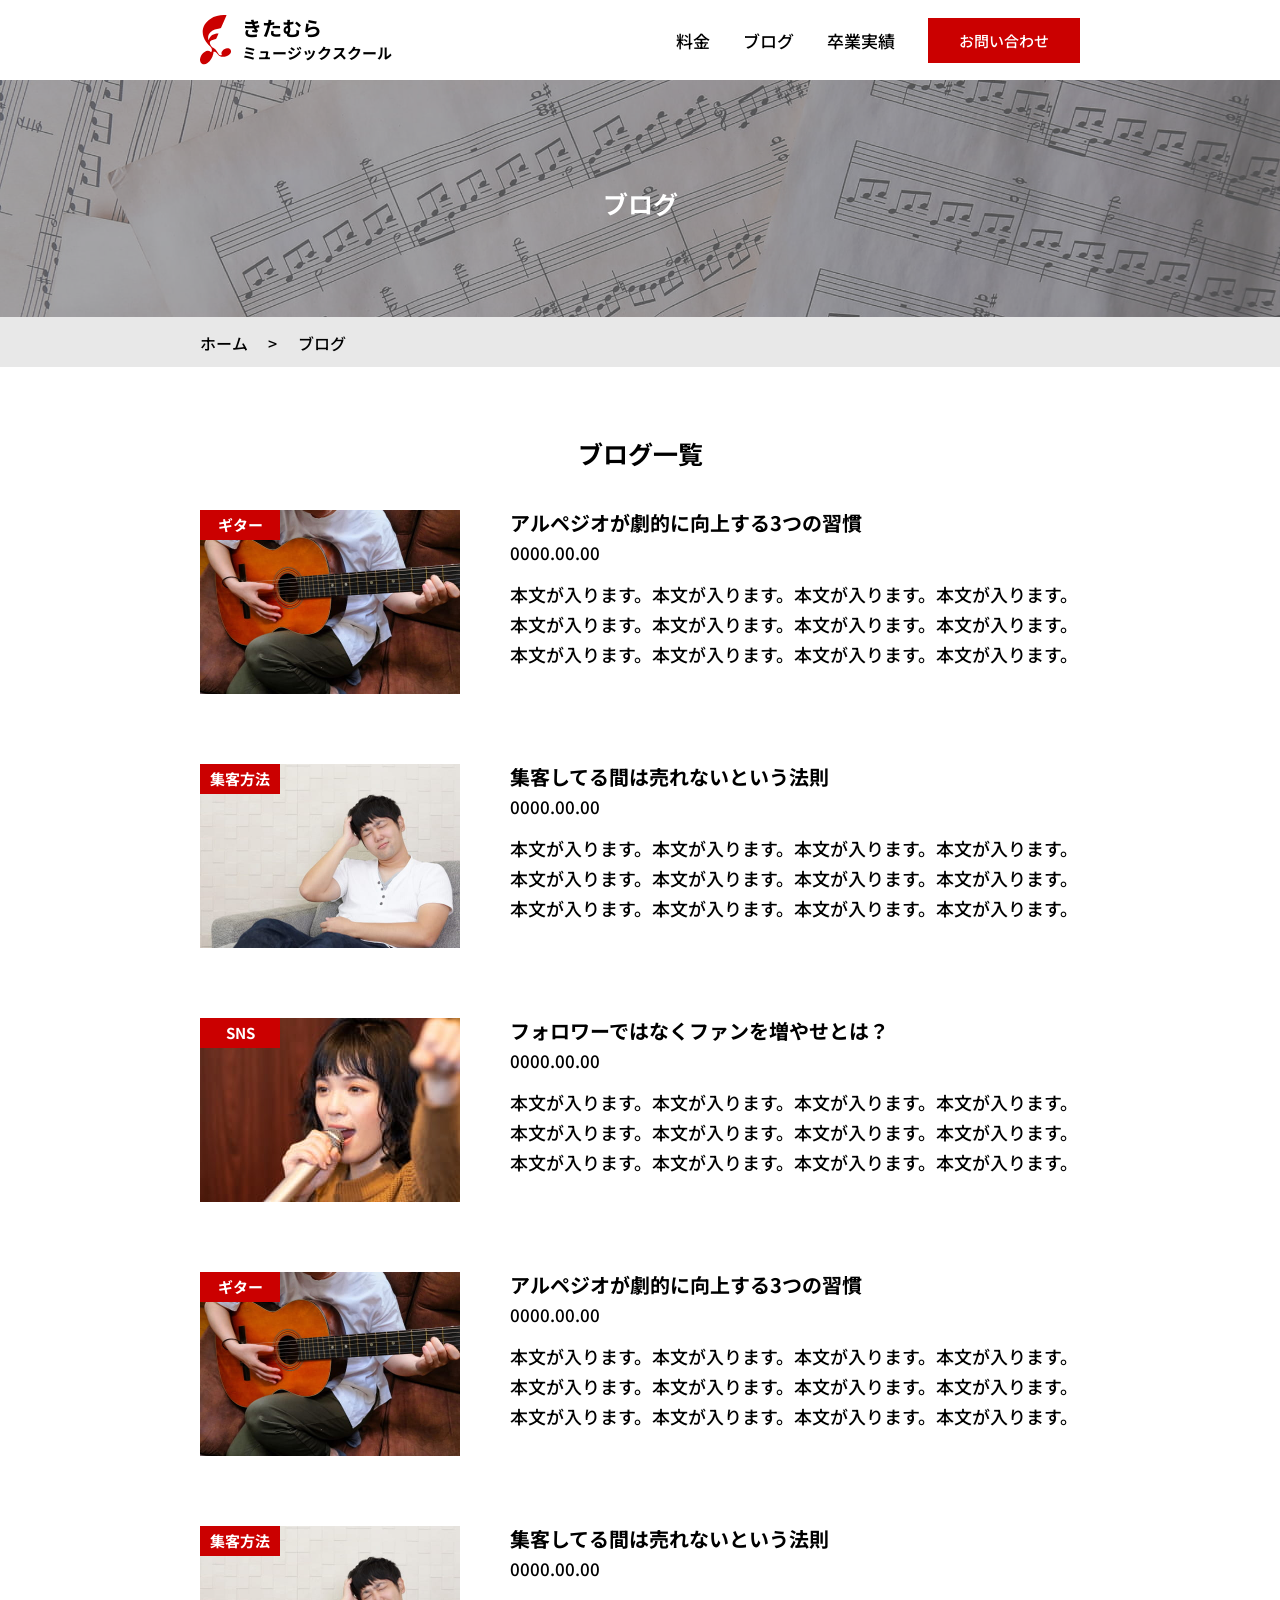
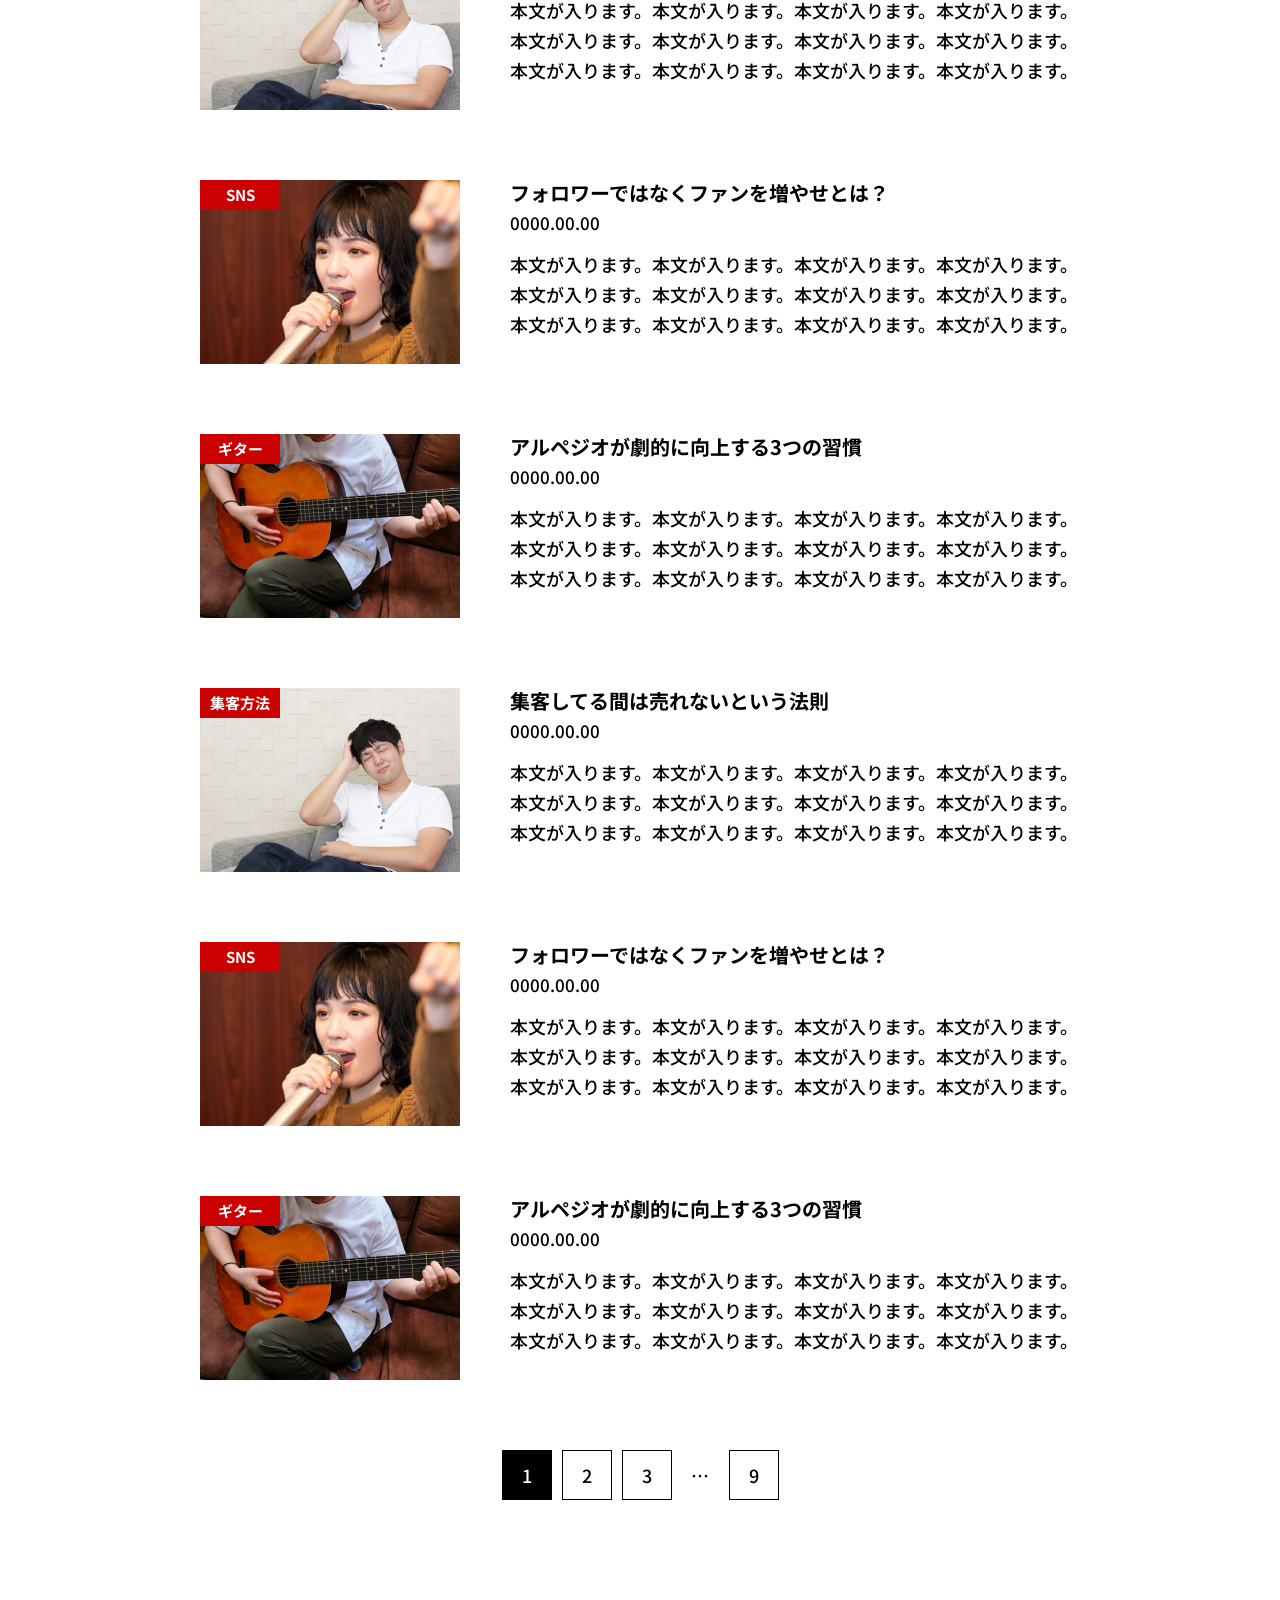
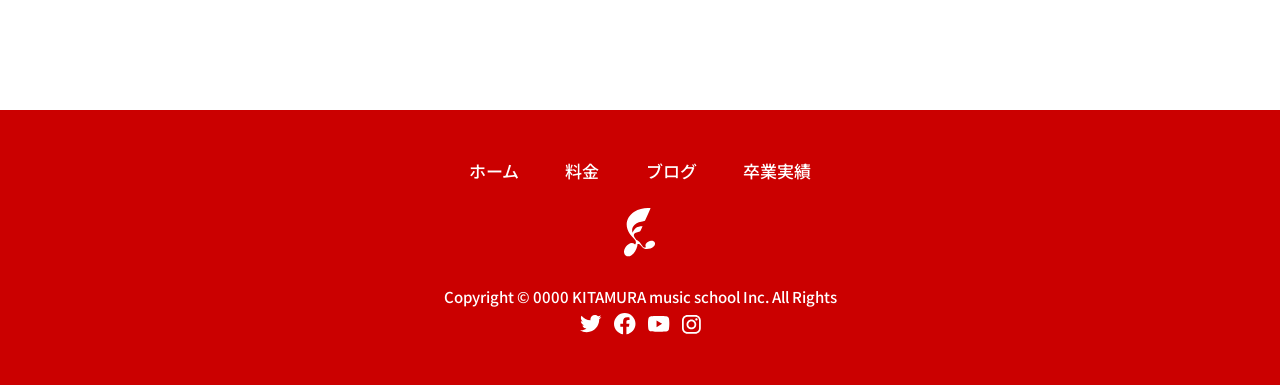
<file: archive-blog.html>
<!DOCTYPE html>
<html lang="ja">

<head>
  <meta charset="UTF-8">
  <meta name="viewport" content="width=device-width, initial-scale=1.0">
  <title>きたむらミュージックスクール</title>
  <meta name="description" content="きたむらミュージックスクールの公式サイトです">
  <!-- noindex -->
  <meta name="robots" content="noindex">
  <!-- font -->
  <link rel="preconnect" href="https://fonts.googleapis.com">
  <link rel="preconnect" href="https://fonts.gstatic.com" crossorigin>
  <link href="https://fonts.googleapis.com/css2?family=Noto+Sans+JP:wght@100..900&display=swap" rel="stylesheet">
  <!-- favicon -->
  <link rel="icon" href="./favicon/favicon.ico" sizes="any">
  <link rel="icon" href="./favicon/favicon.svg" type="image/svg+xml">
  <link rel="apple-touch-icon" href="./favicon/apple-touch-icon.png">
  <!-- <link rel="manifest" href="./favicon/manifest.webmanifest"> -->
  <!-- css -->
  <link rel="stylesheet" href="./css/style.css">

</head>

<body>
  <div id="container">

    <!-- ヘッダー -->
    <header class="p-header">
      <div class="p-header__inner">
        <div class="p-header__logo">
          <a href="./index.html">
            <span class="p-header__image">
              <img src="./image/logo-red.svg" alt="きたむらミュージックスクールのロゴ">
            </span>
            <span class="p-header__company">
              <span>きたむら</span><br class="pc">ミュージックスクール
            </span>
          </a>
        </div>
    
        <!-- SP用 -->
        <div class="p-header__sp sp">
          <button id="js-hamburger" class="p-header__hamburger c-hamburger" type="button">
            <span></span>
            <span></span>
            <span></span>
          </button>
    
          <!-- SPドロワーメニュー -->
          <div class="p-header__menu">
            <nav>
              <ul>
                <li><a href="./page-price.html">料金</a></li>
                <li><a href="./archive-blog.html">ブログ</a></li>
                <li><a href="./archive-result.html">卒業実績</a></li>
              </ul>
            </nav>
          </div>
        </div>
        
        <!-- PC用ヘッダーメニュー -->
        <nav class="p-header__nav pc">
          <ul>
            <li class="p-header__nav-item"><a href="./page-price.html">料金</a></li>
            <li class="p-header__nav-item"><a href="./archive-blog.html">ブログ</a></li>
            <li class="p-header__nav-item"><a href="./archive-result.html">卒業実績</a></li>
            <li class="p-header__nav-item-contact"><a href="./page-contact.html">お問い合わせ</a></li>
          </ul>
        </nav>
    
      </div>
    </header>

    <main class="main p-archive-blog">
      <!-- 下層fv -->
      <div class="p-archive-blog__fv p-fv js-button-trigger">
        <div class="p-fv__image">
          <picture>
            <source media="(min-width: 768px)" srcset="./image/blog-mv-pc.jpg">
            <img src="./image/blog-mv-sp.jpg" alt="きたむらミュージックスクールブログアーカイブページのファーストビュー">
          </picture>
        </div>

        <div class="p-fv__contents">
          <div class="p-fv__catch">
            <h1>ブログ</h1>
          </div>
        </div>
      </div>

      <!-- パンくずリスト -->
      <div class="p-archive-blog__bread">
        <div class="c-bread">
          <div class="l-inner">
            <ol>
              <li><a href="./index.html">ホーム</a></li>
              <li><p>ブログ</p></li>
            </ol>
          </div>
        </div>
      </div>

      <!-- ブログ一覧 -->
      <section id="" class="p-archive-blog__list p-archive-blog-list">
        <div class="p-archive-blog-list__inner l-inner">

          <!-- セクションタイトル -->
          <div class="p-archive-blog-list__title c-section-title-low">
            <h2>ブログ一覧</h2>
          </div>

          <!-- コンテンツ -->
          <div class="p-archive-blog-list__contents">
            <div class="p-archive-blog-list__articles">
              <ul>
                <!-- ブログ1 -->
                <li class="p-archive-blog-list__article">
                  <a class="" href="./blog-detail.html">
                    <div class="p-archive-blog-list__media c-label-image c-label-image--archive-blog">
                      <picture>
                        <source media="(min-width: 768px)" srcset="./image/archive-blog1-pc.jpg">
                        <img src="./image/archive-blog1-sp.jpg" alt="ブログ１">
                      </picture>
                      <span>ギター</span>
                    </div>

                    <div class="p-archive-blog-list__body">
                      <h3>
                        アルペジオが劇的に向上する3つの習慣
                      </h3>
                      <time datetime="0000.00.00">0000.00.00</time>
                      <p>
                        本文が入ります。本文が入ります。本文が入ります。本文が入ります。本文が入ります。本文が入ります。本文が入ります。本文が入ります。本文が入ります。本文が入ります。本文が入ります。本文が入ります。
                      </p>
                    </div>
                  </a>
                </li>
                <!-- ブログ2 -->
                <li class="p-archive-blog-list__article">
                  <a class="" href="./blog-detail.html">
                    <div class="p-archive-blog-list__media c-label-image c-label-image--archive-blog">
                      <picture>
                        <source media="(min-width: 768px)" srcset="./image/archive-blog2-pc.jpg">
                        <img src="./image/archive-blog2-sp.jpg" alt="ブログ2">
                      </picture>
                      <span>集客方法</span>
                    </div>

                    <div class="p-archive-blog-list__body">
                      <h3>
                        集客してる間は売れないという法則
                      </h3>
                      <time datetime="0000.00.00">0000.00.00</time>
                      <p>
                        本文が入ります。本文が入ります。本文が入ります。本文が入ります。本文が入ります。本文が入ります。本文が入ります。本文が入ります。本文が入ります。本文が入ります。本文が入ります。本文が入ります。
                      </p>
                    </div>
                  </a>
                </li>
                <!-- ブログ3 -->
                <li class="p-archive-blog-list__article">
                  <a class="" href="./blog-detail.html">
                    <div class="p-archive-blog-list__media c-label-image c-label-image--archive-blog">
                      <picture>
                        <source media="(min-width: 768px)" srcset="./image/archive-blog3-pc.jpg">
                        <img src="./image/archive-blog3-sp.jpg" alt="ブログ3">
                      </picture>
                
                      <span>SNS</span>
                    </div>

                    <div class="p-archive-blog-list__body">
                      <h3>
                        フォロワーではなくファンを増やせとは？
                      </h3>
                      <time datetime="0000.00.00">0000.00.00</time>
                      <p>
                        本文が入ります。本文が入ります。本文が入ります。本文が入ります。本文が入ります。本文が入ります。本文が入ります。本文が入ります。本文が入ります。本文が入ります。本文が入ります。本文が入ります。
                      </p>
                    </div>
                  </a>
                </li>
                <!-- ブログ4 -->
                <li class="p-archive-blog-list__article">
                  <a class="" href="./blog-detail.html">
                    <div class="p-archive-blog-list__media c-label-image c-label-image--archive-blog">
                      <picture>
                        <source media="(min-width: 768px)" srcset="./image/archive-blog1-pc.jpg">
                        <img src="./image/archive-blog1-sp.jpg" alt="ブログ4">
                      </picture>
                      <span>ギター</span>
                    </div>
                
                    <div class="p-archive-blog-list__body">
                      <h3>
                        アルペジオが劇的に向上する3つの習慣
                      </h3>
                      <time datetime="0000.00.00">0000.00.00</time>
                      <p>
                        本文が入ります。本文が入ります。本文が入ります。本文が入ります。本文が入ります。本文が入ります。本文が入ります。本文が入ります。本文が入ります。本文が入ります。本文が入ります。本文が入ります。
                      </p>
                    </div>
                  </a>
                </li>
                <!-- ブログ5 -->
                <li class="p-archive-blog-list__article">
                  <a class="" href="./blog-detail.html">
                    <div class="p-archive-blog-list__media c-label-image c-label-image--archive-blog">
                      <picture>
                        <source media="(min-width: 768px)" srcset="./image/archive-blog2-pc.jpg">
                        <img src="./image/archive-blog2-sp.jpg" alt="ブログ5">
                      </picture>
                      <span>集客方法</span>
                    </div>
                
                    <div class="p-archive-blog-list__body">
                      <h3>
                        集客してる間は売れないという法則
                      </h3>
                      <time datetime="0000.00.00">0000.00.00</time>
                      <p>
                        本文が入ります。本文が入ります。本文が入ります。本文が入ります。本文が入ります。本文が入ります。本文が入ります。本文が入ります。本文が入ります。本文が入ります。本文が入ります。本文が入ります。
                      </p>
                    </div>
                  </a>
                </li>
                <!-- ブログ6 -->
                <li class="p-archive-blog-list__article">
                  <a class="" href="./blog-detail.html">
                    <div class="p-archive-blog-list__media c-label-image c-label-image--archive-blog">
                      <picture>
                        <source media="(min-width: 768px)" srcset="./image/archive-blog3-pc.jpg">
                        <img src="./image/archive-blog3-sp.jpg" alt="ブログ6">
                      </picture>
                
                      <span>SNS</span>
                    </div>
                
                    <div class="p-archive-blog-list__body">
                      <h3>
                        フォロワーではなくファンを増やせとは？
                      </h3>
                      <time datetime="0000.00.00">0000.00.00</time>
                      <p>
                        本文が入ります。本文が入ります。本文が入ります。本文が入ります。本文が入ります。本文が入ります。本文が入ります。本文が入ります。本文が入ります。本文が入ります。本文が入ります。本文が入ります。
                      </p>
                    </div>
                  </a>
                </li>
                <!-- ブログ7 -->
                <li class="p-archive-blog-list__article">
                  <a class="" href="./blog-detail.html">
                    <div class="p-archive-blog-list__media c-label-image c-label-image--archive-blog">
                      <picture>
                        <source media="(min-width: 768px)" srcset="./image/archive-blog1-pc.jpg">
                        <img src="./image/archive-blog1-sp.jpg" alt="ブログ7">
                      </picture>
                      <span>ギター</span>
                    </div>
                
                    <div class="p-archive-blog-list__body">
                      <h3>
                        アルペジオが劇的に向上する3つの習慣
                      </h3>
                      <time datetime="0000.00.00">0000.00.00</time>
                      <p>
                        本文が入ります。本文が入ります。本文が入ります。本文が入ります。本文が入ります。本文が入ります。本文が入ります。本文が入ります。本文が入ります。本文が入ります。本文が入ります。本文が入ります。
                      </p>
                    </div>
                  </a>
                </li>
                <!-- ブログ8 -->
                <li class="p-archive-blog-list__article">
                  <a class="" href="./blog-detail.html">
                    <div class="p-archive-blog-list__media c-label-image c-label-image--archive-blog">
                      <picture>
                        <source media="(min-width: 768px)" srcset="./image/archive-blog2-pc.jpg">
                        <img src="./image/archive-blog2-sp.jpg" alt="ブログ8">
                      </picture>
                      <span>集客方法</span>
                    </div>
                
                    <div class="p-archive-blog-list__body">
                      <h3>
                        集客してる間は売れないという法則
                      </h3>
                      <time datetime="0000.00.00">0000.00.00</time>
                      <p>
                        本文が入ります。本文が入ります。本文が入ります。本文が入ります。本文が入ります。本文が入ります。本文が入ります。本文が入ります。本文が入ります。本文が入ります。本文が入ります。本文が入ります。
                      </p>
                    </div>
                  </a>
                </li>
                <!-- ブログ9 -->
                <li class="p-archive-blog-list__article">
                  <a class="" href="./blog-detail.html">
                    <div class="p-archive-blog-list__media c-label-image c-label-image--archive-blog">
                      <picture>
                        <source media="(min-width: 768px)" srcset="./image/archive-blog3-pc.jpg">
                        <img src="./image/archive-blog3-sp.jpg" alt="ブログ9">
                      </picture>
                
                      <span>SNS</span>
                    </div>
                
                    <div class="p-archive-blog-list__body">
                      <h3>
                        フォロワーではなくファンを増やせとは？
                      </h3>
                      <time datetime="0000.00.00">0000.00.00</time>
                      <p>
                        本文が入ります。本文が入ります。本文が入ります。本文が入ります。本文が入ります。本文が入ります。本文が入ります。本文が入ります。本文が入ります。本文が入ります。本文が入ります。本文が入ります。
                      </p>
                    </div>
                  </a>
                </li>
                <!-- ブログ10 -->
                <li class="p-archive-blog-list__article">
                  <a class="" href="./blog-detail.html">
                    <div class="p-archive-blog-list__media c-label-image c-label-image--archive-blog">
                      <picture>
                        <source media="(min-width: 768px)" srcset="./image/archive-blog1-pc.jpg">
                        <img src="./image/archive-blog1-sp.jpg" alt="ブログ10">
                      </picture>
                      <span>ギター</span>
                    </div>
                
                    <div class="p-archive-blog-list__body">
                      <h3>
                        アルペジオが劇的に向上する3つの習慣
                      </h3>
                      <time datetime="0000.00.00">0000.00.00</time>
                      <p>
                        本文が入ります。本文が入ります。本文が入ります。本文が入ります。本文が入ります。本文が入ります。本文が入ります。本文が入ります。本文が入ります。本文が入ります。本文が入ります。本文が入ります。
                      </p>
                    </div>
                  </a>
                </li>
              </ul>

            </div>

            <!-- ページャー -->
            <div class="p-archive-blog-list__pagination c-pagination">
              <span class="is-active">1</span>
              <a href="#">2</a>
              <a href="#">3</a>
              <span class="leader">…</span>
              <a href="#">9</a>
            </div>


          </div>
        </div>
      </section>



      <!-- ボタンエリア -->
      <div class="p-archive-blog p-button-area" id="buttons">
      
        <!-- To Topボタン -->
        <a href="#" class="p-button-area__arrow c-to-top-arrow">
          <span></span>
        </a>
        <!-- </div> -->
      
        <!-- お問い合わせボタン -->
        <div class="p-button-area__contact c-button">
          <a href="./page-contact.html">お問い合わせ</a>
        </div>
      
      </div>

    </main>

    <footer class="p-footer">
      <div class="p-footer__inner l-inner">
        <div class="p-footer__content">
          <nav class="p-footer__nav">
            <ul>
              <li><a href="./index.html">ホーム</a></li>
              <li><a href="./page-price.html">料金</a></li>
              <li><a href="#blog">ブログ</a></li>
              <li><a href="#result">卒業実績</a></li>
            </ul>
          </nav>
          <div class="p-footer__company"><a href="./index.html"><img src="./image/logo-white.svg" alt="きたむらミュージックスクールのロゴ"></a>
          </div>
        </div>

        <div class="p-footer__copyright">
          <p>Copyright &copy; 0000 KITAMURA music school Inc. All Rights</p>
          <div class="p-footer__sns">
            <ul class="p-footer__sns-items sns">
              <li class="sns__list">
                <a href="#" class="sns__link x" target="_blank" rel="noopener noreferrer">
                  <img src="./image/icon-twitter.svg" alt="x">
                </a>
              </li>
              <li class="sns__list">
                <a href="#" class="sns__link fb" target="_blank" rel="noopener noreferrer">
                  <img src="./image/icon-facebook.svg" alt="facebook">
                </a>
              </li>
              <li class="sns__list">
                <a href="#" class="sns__link youtube" target="_blank" rel="noopener noreferrer">
                  <img src="./image/icon-youtube.svg" alt="youtube">
                </a>
              </li>
              <li class="sns__list">
                <a href="#" class="sns__link insta" target="_blank" rel="noopener noreferrer">
                  <img src="./image/icon-instagram.svg" alt="instagram">
                </a>
              </li>
            </ul>
          </div>
        </div>
      </div>

    </footer>

  </div>

  <!-- JavaScript -->
  <script src="https://ajax.googleapis.com/ajax/libs/jquery/2.2.4/jquery.min.js"></script>
  <script src="js/main.js"></script>
</body>

</html>
</file>
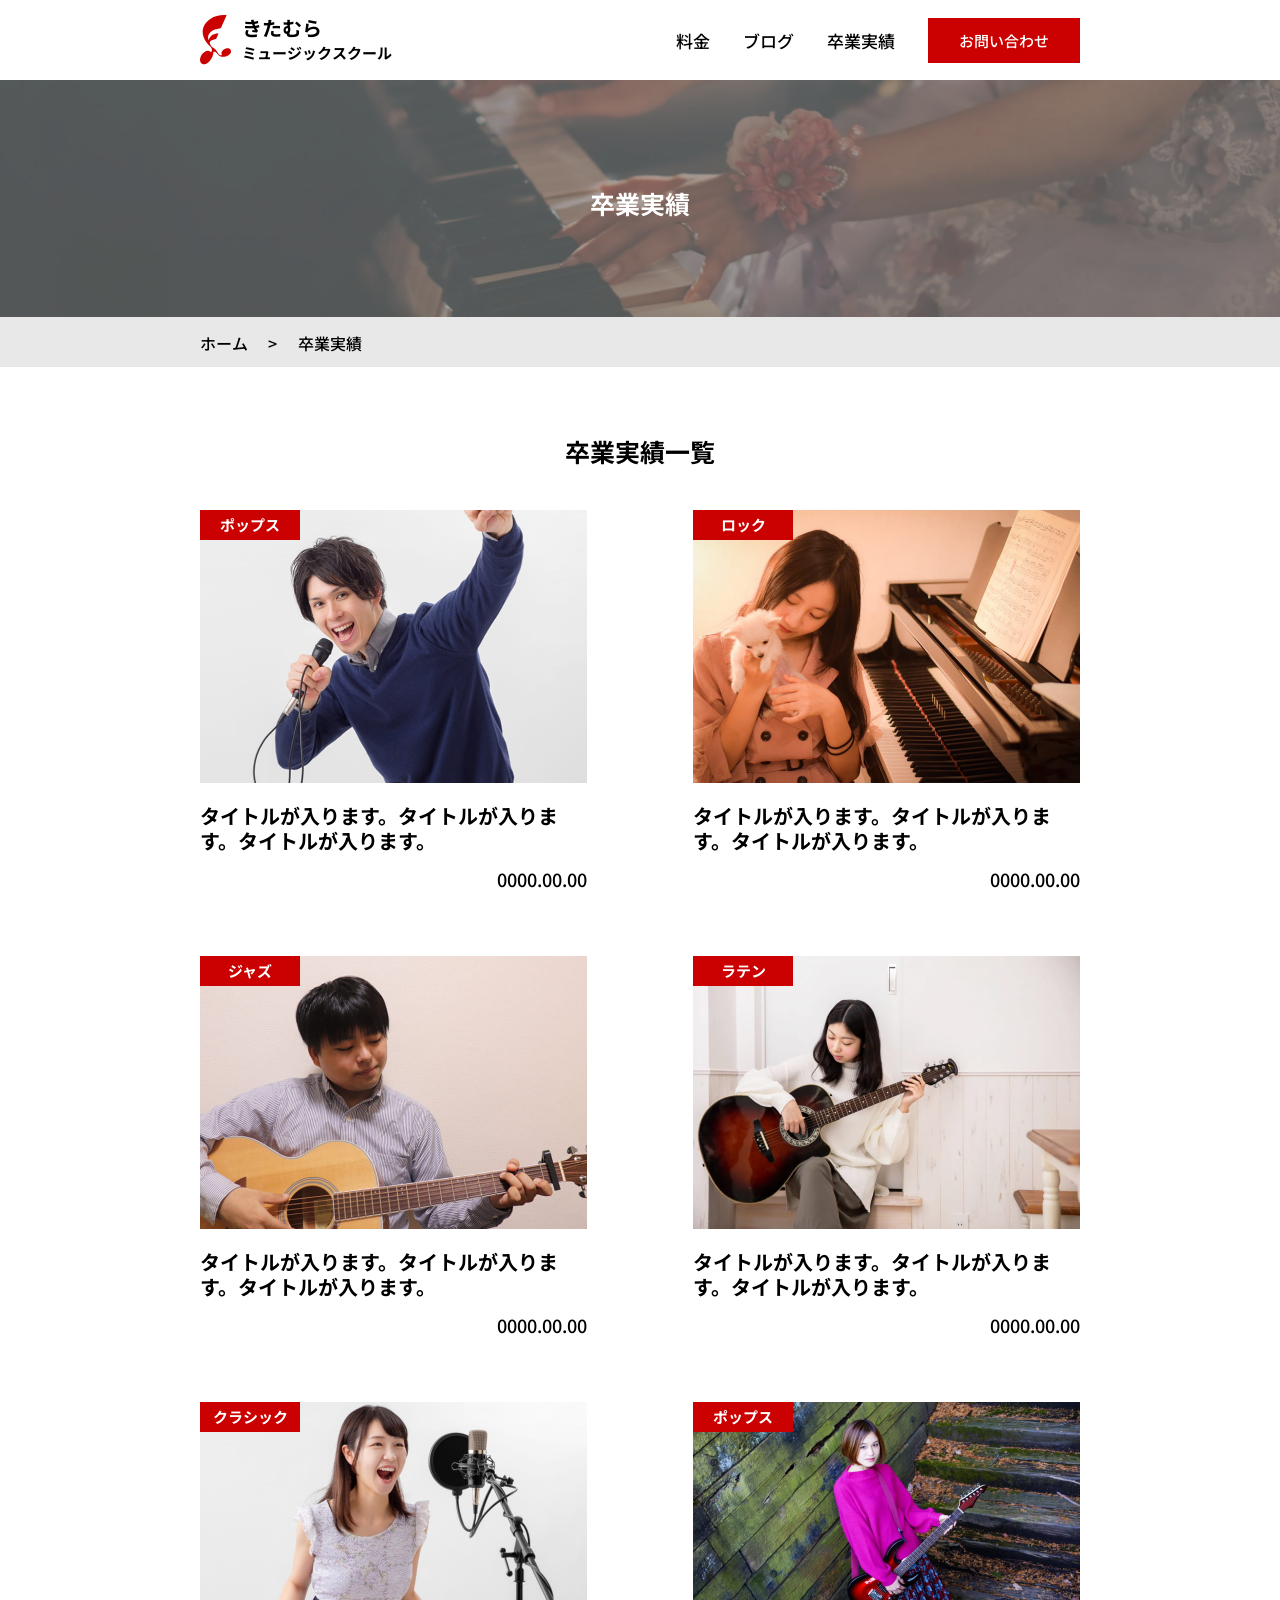
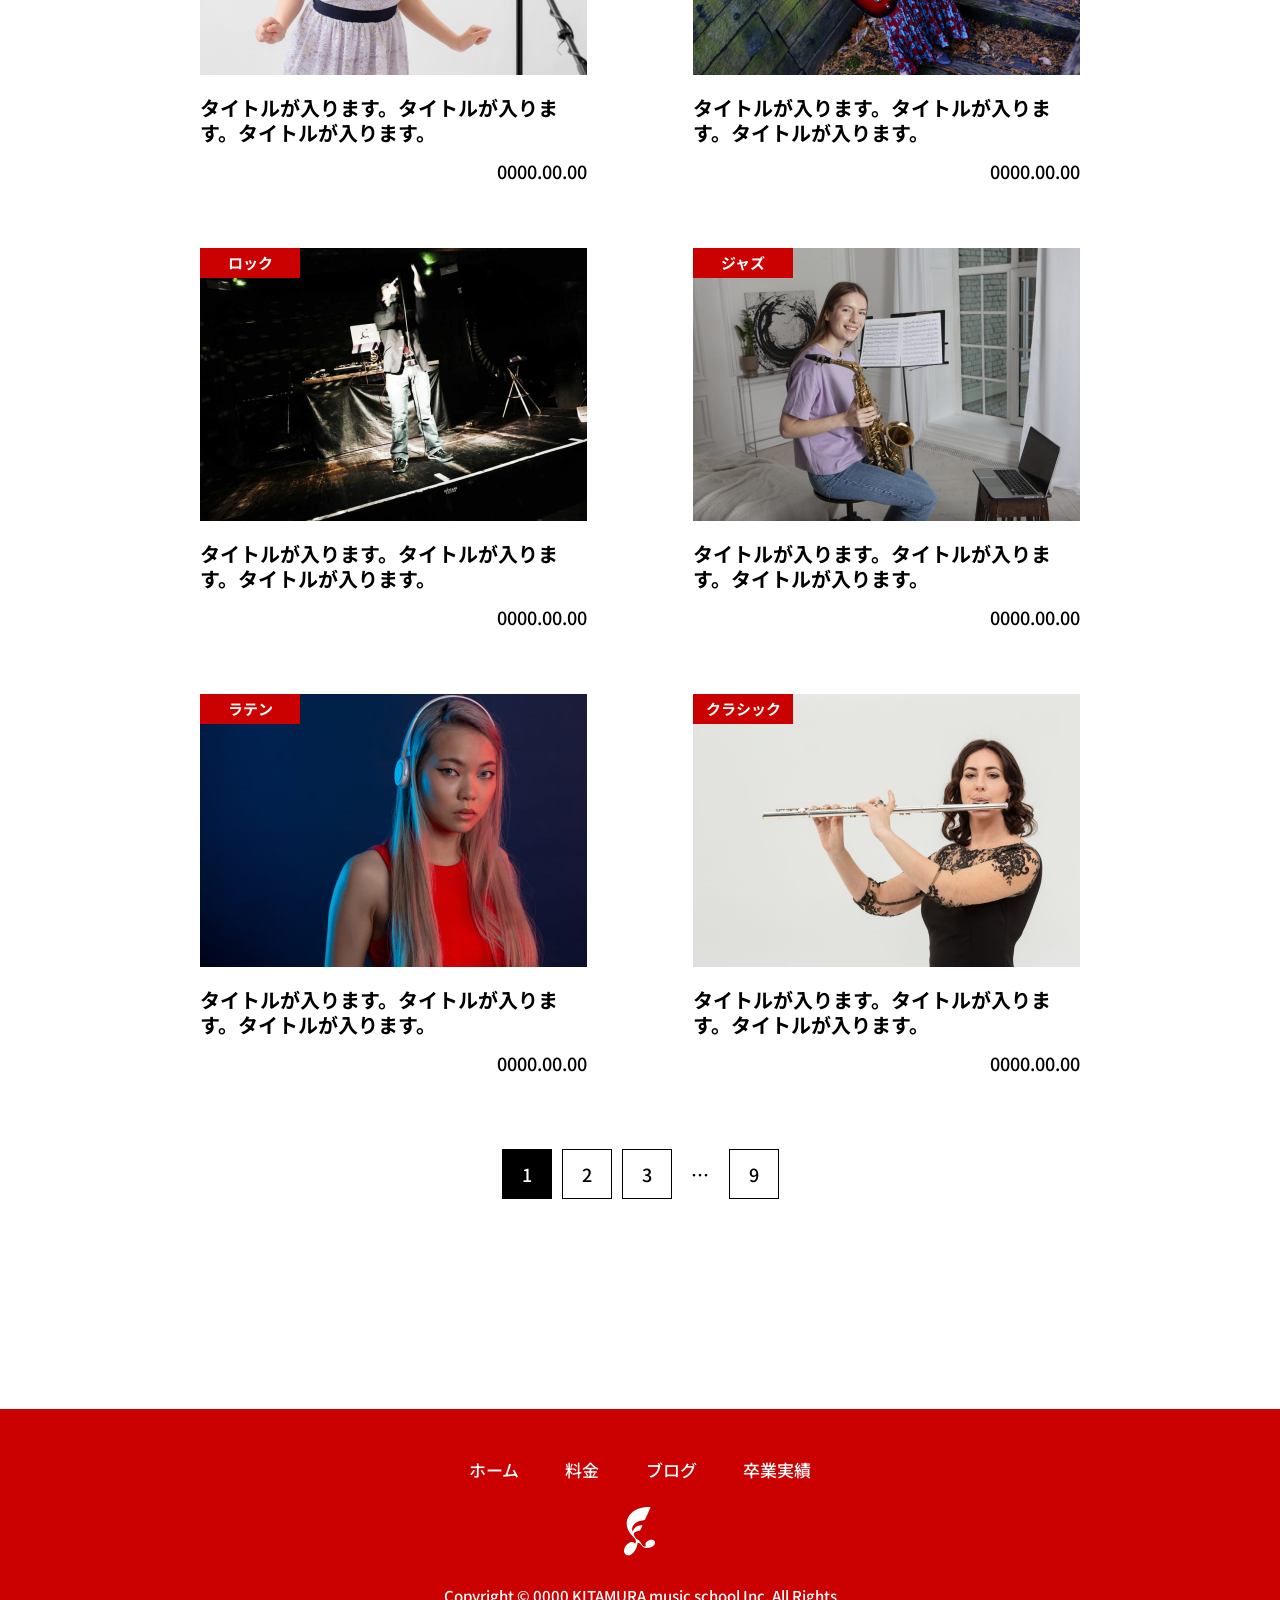
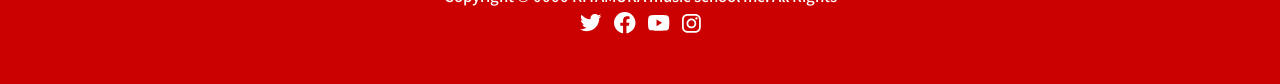
<file: archive-result.html>
<!DOCTYPE html>
<html lang="ja">

<head>
  <meta charset="UTF-8">
  <meta name="viewport" content="width=device-width, initial-scale=1.0">
  <title>きたむらミュージックスクール</title>
  <meta name="description" content="きたむらミュージックスクールの公式サイトです">
  <!-- noindex -->
  <meta name="robots" content="noindex">
  <!-- font -->
  <link rel="preconnect" href="https://fonts.googleapis.com">
  <link rel="preconnect" href="https://fonts.gstatic.com" crossorigin>
  <link href="https://fonts.googleapis.com/css2?family=Noto+Sans+JP:wght@100..900&display=swap" rel="stylesheet">
  <!-- favicon -->
  <link rel="icon" href="./favicon/favicon.ico" sizes="any">
  <link rel="icon" href="./favicon/favicon.svg" type="image/svg+xml">
  <link rel="apple-touch-icon" href="./favicon/apple-touch-icon.png">
  <!-- <link rel="manifest" href="./favicon/manifest.webmanifest"> -->
  <!-- css -->
  <link rel="stylesheet" href="./css/style.css">

</head>

<body>
  <div id="container">

    <!-- ヘッダー -->
    <header class="p-header">
      <div class="p-header__inner">
        <div class="p-header__logo">
          <a href="./index.html">
            <span class="p-header__image">
              <img src="./image/logo-red.svg" alt="きたむらミュージックスクールのロゴ">
            </span>
            <span class="p-header__company">
              <span>きたむら</span><br class="pc">ミュージックスクール
            </span>
          </a>
        </div>
    
        <!-- SP用 -->
        <div class="p-header__sp sp">
          <button id="js-hamburger" class="p-header__hamburger c-hamburger" type="button">
            <span></span>
            <span></span>
            <span></span>
          </button>
    
          <!-- SPドロワーメニュー -->
          <div class="p-header__menu">
            <nav>
              <ul>
                <li><a href="./page-price.html">料金</a></li>
                <li><a href="./archive-blog.html">ブログ</a></li>
                <li><a href="./archive-result.html">卒業実績</a></li>
              </ul>
            </nav>
          </div>
        </div>
        
        <!-- PC用ヘッダーメニュー -->
        <nav class="p-header__nav pc">
          <ul>
            <li class="p-header__nav-item"><a href="./page-price.html">料金</a></li>
            <li class="p-header__nav-item"><a href="./archive-blog.html">ブログ</a></li>
            <li class="p-header__nav-item"><a href="./archive-result.html">卒業実績</a></li>
            <li class="p-header__nav-item-contact"><a href="./page-contact.html">お問い合わせ</a></li>
          </ul>
        </nav>
    
      </div>
    </header>

    <main class="main p-archive-result">
      <!-- 下層fv -->
      <div class="p-archive-result__fv p-fv js-button-trigger">
        <div class="p-fv__image">
          <picture>
            <source media="(min-width: 768px)" srcset="./image/result-mv-pc.jpg">
            <img src="./image/result-mv-pc.jpg" alt="きたむらミュージックスクールブログアーカイブページのファーストビュー">
          </picture>
        </div>

        <div class="p-fv__contents">
          <div class="p-fv__catch">
            <h1>卒業実績</h1>
          </div>
        </div>
      </div>

      <!-- パンくずリスト -->
      <div class="p-archive-blog__bread">
        <div class="c-bread">
          <div class="l-inner">
            <ol>
              <li><a href="./index.html">ホーム</a></li>
              <li><p>卒業実績</p></li>
            </ol>
          </div>
        </div>
      </div>

      <!-- 卒業実績一覧 -->
      <section id="" class="p-archive-result__list p-archive-result-list">
        <div class="p-archive-result-list__inner l-inner">

          <!-- セクションタイトル -->
          <div class="p-archive-result-list__title c-section-title-low">
            <h2>卒業実績一覧</h2>
          </div>

          <!-- コンテンツ -->
          <div class="p-archive-result-list__contents">
            <div class="p-archive-result-list__articles">
              <ul>

                <!-- 実績1 -->
                <li class="p-archive-result-list__article">
                  <a class="" href="./result-detail.html">
                    <div class="p-archive-result-list__media c-label-image c-label-image--archive-result">
                      <picture>
                        <source media="(min-width: 768px)" srcset="./image/result01-pc.jpg">
                        <img src="./image/result01-pc.jpg" alt="実績１">
                      </picture>
                      <span>ポップス</span>
                    </div>

                    <div class="p-archive-result-list__body">
                      <h3>
                        タイトルが入ります。タイトルが入ります。タイトルが入ります。
                      </h3>
                      <time datetime="0000.00.00">0000.00.00</time>
                    </div>
                  </a>
                </li>
                <!-- 実績2 -->
                <li class="p-archive-result-list__article">
                  <a class="" href="./result-detail.html">
                    <div class="p-archive-result-list__media c-label-image c-label-image--archive-result">
                      <picture>
                        <source media="(min-width: 768px)" srcset="./image/result02-pc.jpg">
                        <img src="./image/result02-pc.jpg" alt="実績２">
                      </picture>
                      <span>ロック</span>
                    </div>

                    <div class="p-archive-result-list__body">
                      <h3>
                        タイトルが入ります。タイトルが入ります。タイトルが入ります。
                      </h3>
                      <time datetime="0000.00.00">0000.00.00</time>
                    </div>
                  </a>
                </li>
                <!-- 実績3 -->
                <li class="p-archive-result-list__article">
                  <a class="" href="./result-detail.html">
                    <div class="p-archive-result-list__media c-label-image c-label-image--archive-result">
                      <picture>
                        <source media="(min-width: 768px)" srcset="./image/result03-pc.jpg">
                        <img src="./image/result03-pc.jpg" alt="実績３">
                      </picture>
                      <span>ジャズ</span>
                    </div>

                    <div class="p-archive-result-list__body">
                      <h3>
                        タイトルが入ります。タイトルが入ります。タイトルが入ります。
                      </h3>
                      <time datetime="0000.00.00">0000.00.00</time>
                    </div>
                  </a>
                </li>
                <!-- 実績4 -->
                <li class="p-archive-result-list__article">
                  <a class="" href="./result-detail.html">
                    <div class="p-archive-result-list__media c-label-image c-label-image--archive-result">
                      <picture>
                        <source media="(min-width: 768px)" srcset="./image/result04-pc.jpg">
                        <img src="./image/result04-pc.jpg" alt="実績４">
                      </picture>
                      <span>ラテン</span>
                    </div>

                    <div class="p-archive-result-list__body">
                      <h3>
                        タイトルが入ります。タイトルが入ります。タイトルが入ります。
                      </h3>
                      <time datetime="0000.00.00">0000.00.00</time>
                    </div>
                  </a>
                </li>
                <!-- 実績5 -->
                <li class="p-archive-result-list__article">
                  <a class="" href="./result-detail.html">
                    <div class="p-archive-result-list__media c-label-image c-label-image--archive-result">
                      <picture>
                        <source media="(min-width: 768px)" srcset="./image/result05-pc.jpg">
                        <img src="./image/result05-pc.jpg" alt="実績５">
                      </picture>
                      <span>クラシック</span>
                    </div>

                    <div class="p-archive-result-list__body">
                      <h3>
                        タイトルが入ります。タイトルが入ります。タイトルが入ります。
                      </h3>
                      <time datetime="0000.00.00">0000.00.00</time>
                    </div>
                  </a>
                </li>
                <!-- 実績6 -->
                <li class="p-archive-result-list__article">
                  <a class="" href="./result-detail.html">
                    <div class="p-archive-result-list__media c-label-image c-label-image--archive-result">
                      <picture>
                        <source media="(min-width: 768px)" srcset="./image/result06-pc.jpg">
                        <img src="./image/result06-pc.jpg" alt="実績６">
                      </picture>
                      <span>ポップス</span>
                    </div>

                    <div class="p-archive-result-list__body">
                      <h3>
                        タイトルが入ります。タイトルが入ります。タイトルが入ります。
                      </h3>
                      <time datetime="0000.00.00">0000.00.00</time>
                    </div>
                  </a>
                </li>
                <!-- 実績7 -->
                <li class="p-archive-result-list__article">
                  <a class="" href="./result-detail.html">
                    <div class="p-archive-result-list__media c-label-image c-label-image--archive-result">
                      <picture>
                        <source media="(min-width: 768px)" srcset="./image/result07-pc.jpg">
                        <img src="./image/result07-pc.jpg" alt="実績７">
                      </picture>
                      <span>ロック</span>
                    </div>

                    <div class="p-archive-result-list__body">
                      <h3>
                        タイトルが入ります。タイトルが入ります。タイトルが入ります。
                      </h3>
                      <time datetime="0000.00.00">0000.00.00</time>
                    </div>
                  </a>
                </li>
                <!-- 実績8 -->
                <li class="p-archive-result-list__article">
                  <a class="" href="./result-detail.html">
                    <div class="p-archive-result-list__media c-label-image c-label-image--archive-result">
                      <picture>
                        <source media="(min-width: 768px)" srcset="./image/result08-pc.jpg">
                        <img src="./image/result08-pc.jpg" alt="実績８">
                      </picture>
                      <span>ジャズ</span>
                    </div>

                    <div class="p-archive-result-list__body">
                      <h3>
                        タイトルが入ります。タイトルが入ります。タイトルが入ります。
                      </h3>
                      <time datetime="0000.00.00">0000.00.00</time>
                    </div>
                  </a>
                </li>
                <!-- 実績9 -->
                <li class="p-archive-result-list__article">
                  <a class="" href="./result-detail.html">
                    <div class="p-archive-result-list__media c-label-image c-label-image--archive-result">
                      <picture>
                        <source media="(min-width: 768px)" srcset="./image/result09-pc.jpg">
                        <img src="./image/result09-pc.jpg" alt="実績９">
                      </picture>
                      <span>ラテン</span>
                    </div>

                    <div class="p-archive-result-list__body">
                      <h3>
                        タイトルが入ります。タイトルが入ります。タイトルが入ります。
                      </h3>
                      <time datetime="0000.00.00">0000.00.00</time>
                    </div>
                  </a>
                </li>
                <!-- 実績10 -->
                <li class="p-archive-result-list__article">
                  <a class="" href="./result-detail.html">
                    <div class="p-archive-result-list__media c-label-image c-label-image--archive-result">
                      <picture>
                        <source media="(min-width: 768px)" srcset="./image/result10-pc.jpg">
                        <img src="./image/result10-pc.jpg" alt="実績１０">
                      </picture>
                      <span>クラシック</span>
                    </div>

                    <div class="p-archive-result-list__body">
                      <h3>
                        タイトルが入ります。タイトルが入ります。タイトルが入ります。
                      </h3>
                      <time datetime="0000.00.00">0000.00.00</time>
                    </div>
                  </a>
                </li>


              </ul>

            </div>

            <!-- ページャー -->
            <div class="p-archive-result-list__pagination c-pagination">
              <span class="is-active">1</span>
              <a href="#">2</a>
              <a href="#">3</a>
              <span class="leader">…</span>
              <a href="#">9</a>
            </div>


          </div>
        </div>
      </section>



      <!-- ボタンエリア -->
      <div class="p-archive-blog p-button-area" id="buttons">
      
        <!-- To Topボタン -->
        <a href="#" class="p-button-area__arrow c-to-top-arrow">
          <span></span>
        </a>
        <!-- </div> -->
      
        <!-- お問い合わせボタン -->
        <div class="p-button-area__contact c-button">
          <a href="./page-contact.html">お問い合わせ</a>
        </div>
      
      </div>

    </main>

    <footer class="p-footer">
      <div class="p-footer__inner l-inner">
        <div class="p-footer__content">
          <nav class="p-footer__nav">
            <ul>
              <li><a href="./index.html">ホーム</a></li>
              <li><a href="./page-price.html">料金</a></li>
              <li><a href="./archive-blog.html">ブログ</a></li>
              <li><a href="./archive-result.html">卒業実績</a></li>
            </ul>
          </nav>
          <div class="p-footer__company"><a href="./index.html"><img src="./image/logo-white.svg" alt="きたむらミュージックスクールのロゴ"></a>
          </div>
        </div>

        <div class="p-footer__copyright">
          <p>Copyright &copy; 0000 KITAMURA music school Inc. All Rights</p>
          <div class="p-footer__sns">
            <ul class="p-footer__sns-items sns">
              <li class="sns__list">
                <a href="#" class="sns__link x" target="_blank" rel="noopener noreferrer">
                  <img src="./image/icon-twitter.svg" alt="x">
                </a>
              </li>
              <li class="sns__list">
                <a href="#" class="sns__link fb" target="_blank" rel="noopener noreferrer">
                  <img src="./image/icon-facebook.svg" alt="facebook">
                </a>
              </li>
              <li class="sns__list">
                <a href="#" class="sns__link youtube" target="_blank" rel="noopener noreferrer">
                  <img src="./image/icon-youtube.svg" alt="youtube">
                </a>
              </li>
              <li class="sns__list">
                <a href="#" class="sns__link insta" target="_blank" rel="noopener noreferrer">
                  <img src="./image/icon-instagram.svg" alt="instagram">
                </a>
              </li>
            </ul>
          </div>
        </div>
      </div>

    </footer>

  </div>

  <!-- JavaScript -->
  <script src="https://ajax.googleapis.com/ajax/libs/jquery/2.2.4/jquery.min.js"></script>
  <script src="js/main.js"></script>
</body>

</html>
</file>
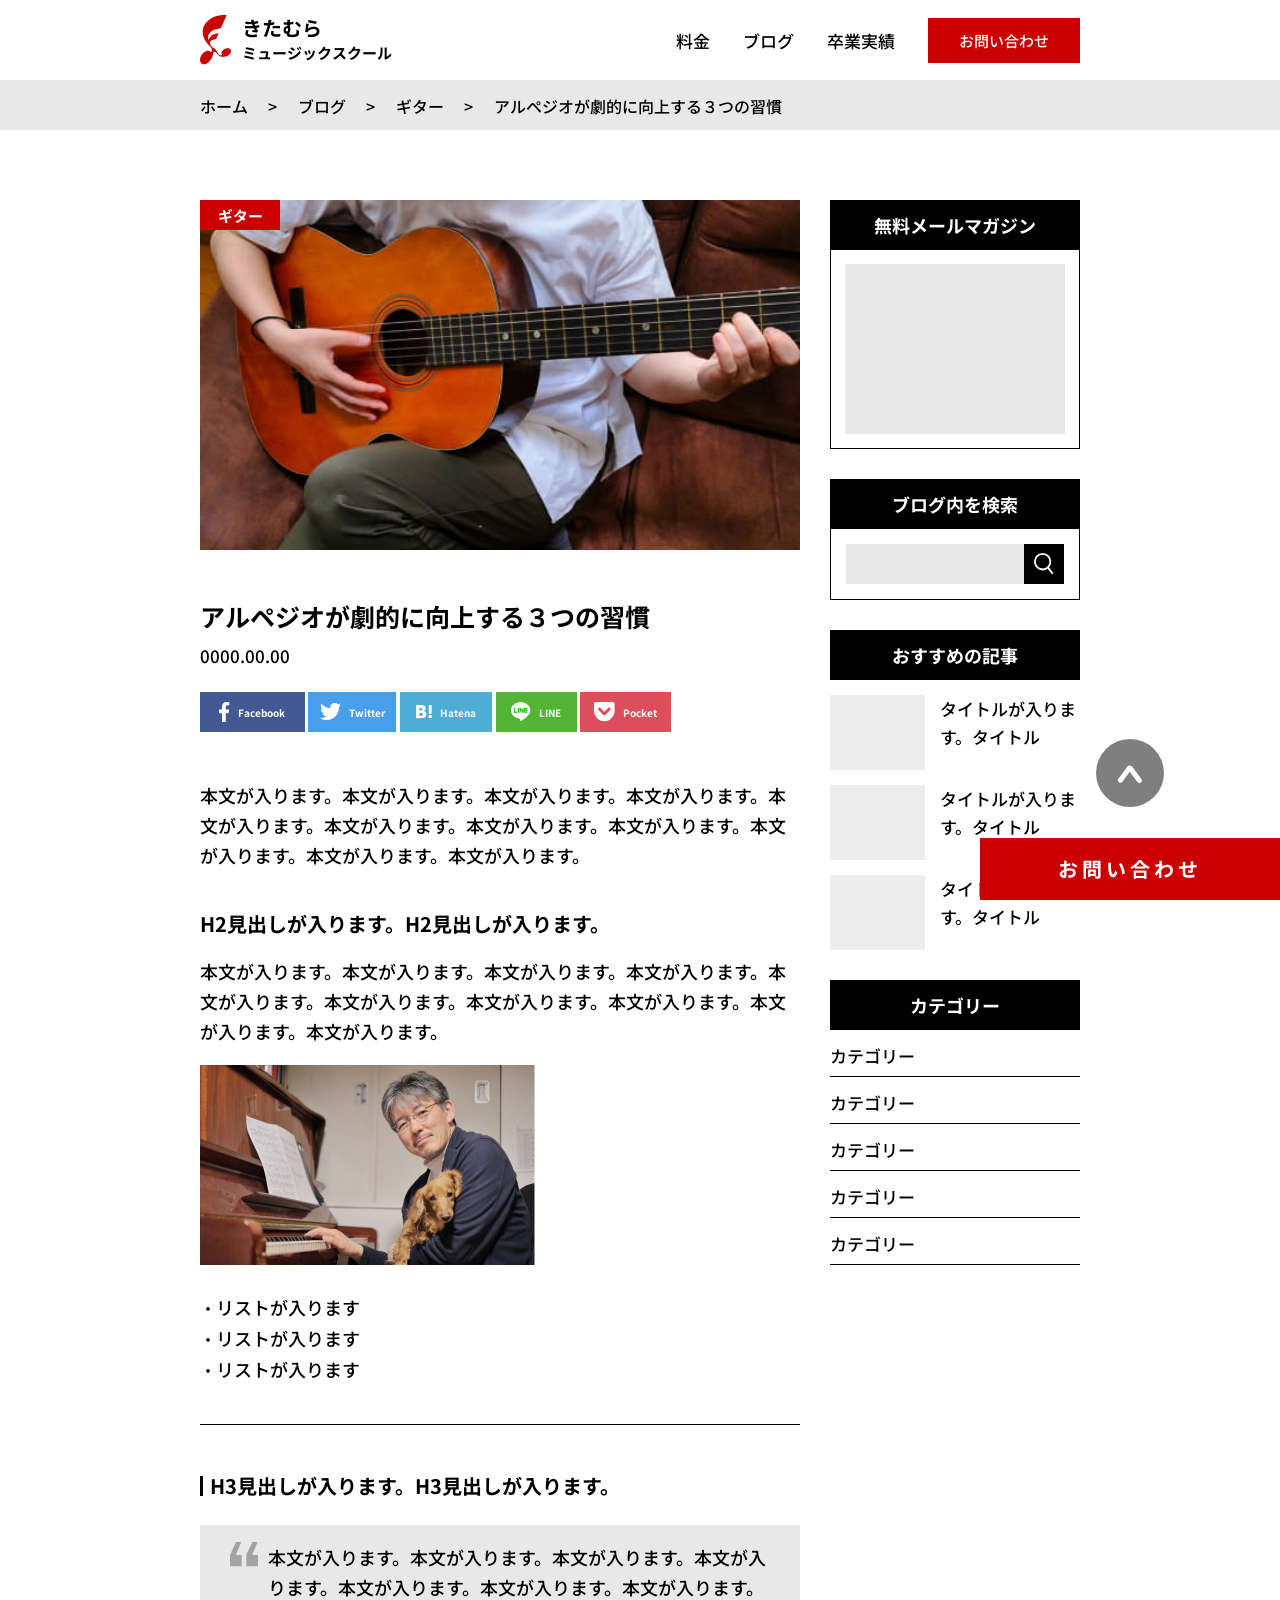
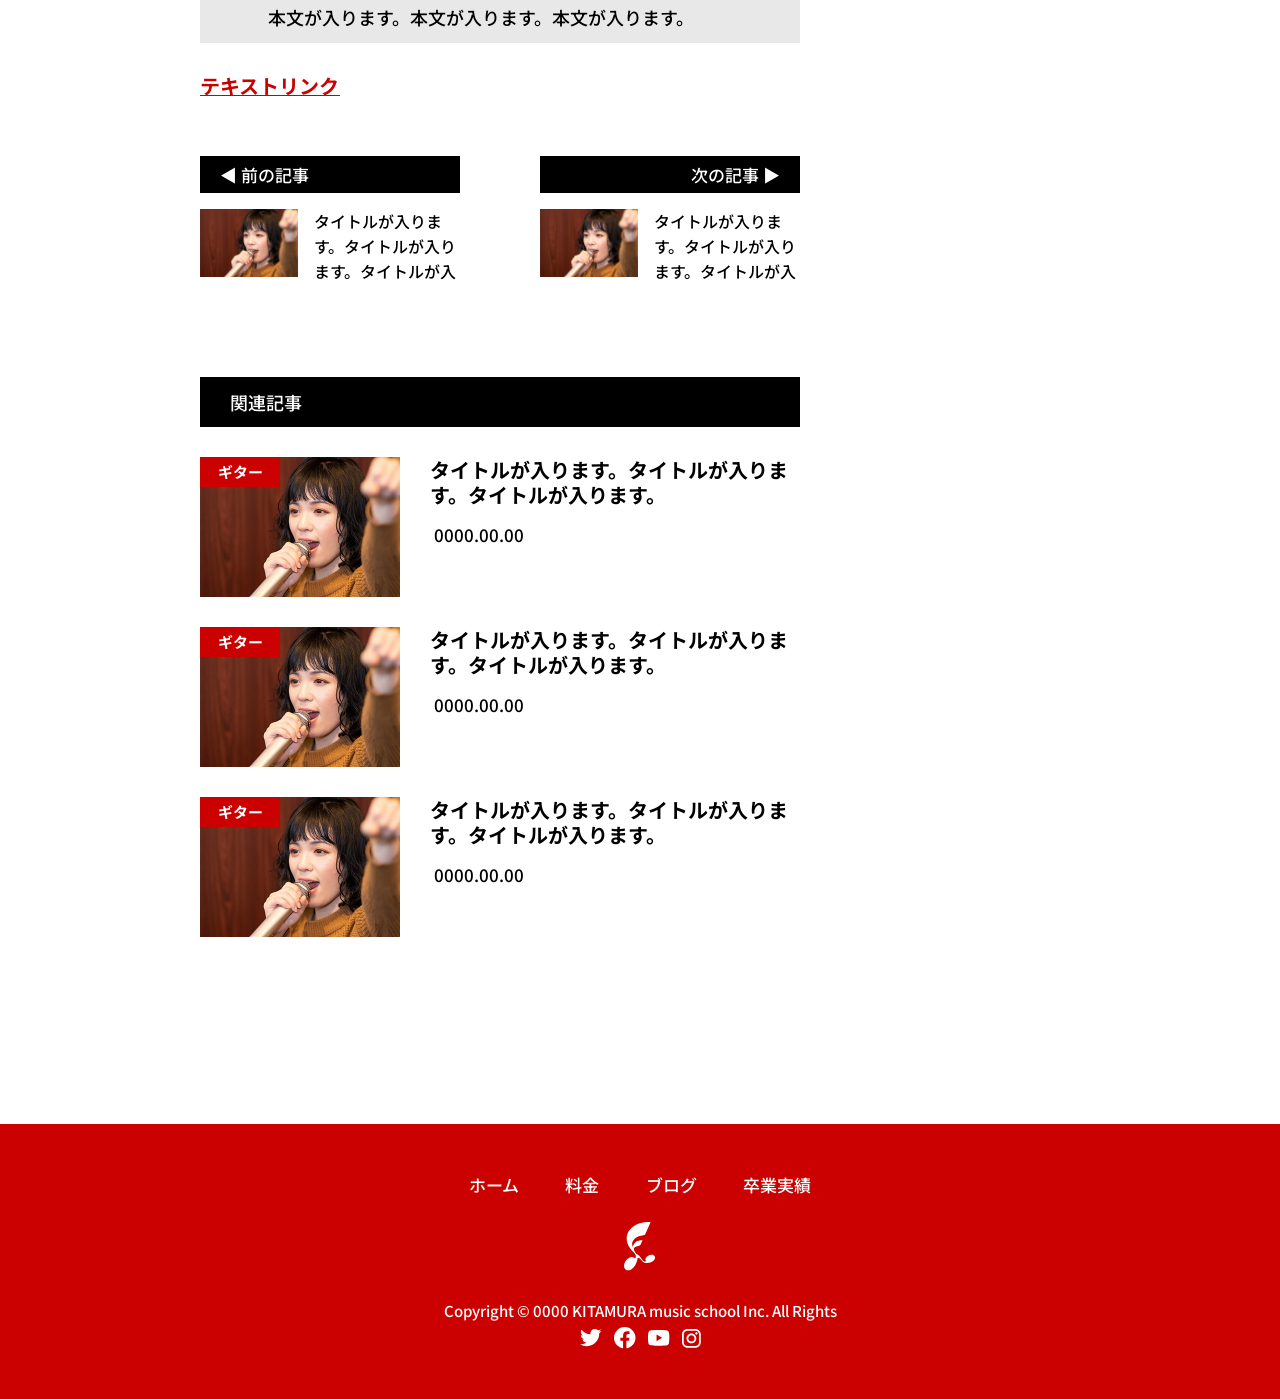
<file: blog-detail.html>
<!DOCTYPE html>
<html lang="ja">

<head>
  <meta charset="UTF-8">
  <meta name="viewport" content="width=device-width, initial-scale=1.0">
  <title>きたむらミュージックスクール</title>
  <meta name="description" content="きたむらミュージックスクールの公式サイトです">
  <!-- noindex -->
  <meta name="robots" content="noindex">
  <!-- font -->
  <link rel="preconnect" href="https://fonts.googleapis.com">
  <link rel="preconnect" href="https://fonts.gstatic.com" crossorigin>
  <link href="https://fonts.googleapis.com/css2?family=Noto+Sans+JP:wght@100..900&display=swap" rel="stylesheet">
  <!-- favicon -->
  <link rel="icon" href="./favicon/favicon.ico" sizes="any">
  <link rel="icon" href="./favicon/favicon.svg" type="image/svg+xml">
  <link rel="apple-touch-icon" href="./favicon/apple-touch-icon.png">
  <!-- <link rel="manifest" href="./favicon/manifest.webmanifest"> -->
  <!-- css -->
  <link rel="stylesheet" href="./css/style.css">

</head>

<body>
  <div id="container">

    <!-- ヘッダー -->
    <header class="p-header">
      <div class="p-header__inner">
        <div class="p-header__logo">
          <a href="./index.html">
            <span class="p-header__image">
              <img src="./image/logo-red.svg" alt="きたむらミュージックスクールのロゴ">
            </span>
            <span class="p-header__company">
              <span>きたむら</span><br class="pc">ミュージックスクール
            </span>
          </a>
        </div>
    
        <!-- SP用 -->
        <div class="p-header__sp sp">
          <button id="js-hamburger" class="p-header__hamburger c-hamburger" type="button">
            <span></span>
            <span></span>
            <span></span>
          </button>
    
          <!-- SPドロワーメニュー -->
          <div class="p-header__menu">
            <nav>
              <ul>
                <li><a href="./page-price.html">料金</a></li>
                <li><a href="./archive-blog.html">ブログ</a></li>
                <li><a href="./archive-result.html">卒業実績</a></li>
              </ul>
            </nav>
          </div>
        </div>
        
        <!-- PC用ヘッダーメニュー -->
        <nav class="p-header__nav pc">
          <ul>
            <li class="p-header__nav-item"><a href="./page-price.html">料金</a></li>
            <li class="p-header__nav-item"><a href="./archive-blog.html">ブログ</a></li>
            <li class="p-header__nav-item"><a href="./archive-result.html">卒業実績</a></li>
            <li class="p-header__nav-item-contact"><a href="./page-contact.html">お問い合わせ</a></li>
          </ul>
        </nav>
    
      </div>
    </header>

    <main class="main p-blog-detail">
      <!-- 下層fv -->

      <!-- パンくずリスト -->
      <div class="p-blog-detail__bread">
        <div class="c-bread">
          <div class="l-inner">
            <ol>
              <li><a href="./index.html">ホーム</a></li>
              <li><a href="./archive-blog.html">ブログ</a></li>
              <li><a href="./archive-blog.html">ギター</a></li>
              <li><p>アルペジオが劇的に向上する３つの習慣</p></li>
            </ol>
          </div>
        </div>
      </div>

      <div class="p-blog-detail__column">
        <div class="p-blog-detail__inner l-inner">
          <!-- 左カラム -->
          <div class="p-blog-detail__column-contents">
            <!-- ブログ記事 -->
            <section id="" class="p-blog-detail__article p-blog-detail-article">
              <div class="p-blog-detail-article__head">
  
                <!-- アイキャッチ -->
                <div class="p-blog-detail-article__head-image c-label-image c-label-image--blog-detail">
                  <picture>
                    <source media="(min-width: 768px)" srcset="./image/archive-blog1-pc.jpg">
                    <img src="./image/archive-blog1-sp.jpg" alt="男性がギターを弾いている写真">
                  </picture>
                  <span>ギター</span>
                </div>
  
                <!-- セクションタイトル -->
                <div class="p-blog-detail-article__head-title">
                  <h1>アルペジオが劇的に向上する３つの習慣</h1>
                </div>
                <time datetime="0000.00.00">0000.00.00</time>
                <!-- SNS -->
                <div class="p-blog-detail-article__head-sns">
                  <a href="#" class="p-blog-detail-article__sns-icon p-sns p-sns--fb">
                    <img src="./image/icon-share-facebook.svg" alt="facebook">
                    <span class="pc">Facebook</span>
                  </a>
                  <a href="#" class="p-blog-detail-article__sns-icon p-sns p-sns--twitter">
                    <img src="./image/icon-share-twitter.svg" alt="twitter">
                    <span class="pc">Twitter</span>
                  </a>
                  <a href="#" class="p-blog-detail-article__sns-icon p-sns p-sns--hatena">
                    <img src="./image/icon-share-hatena.svg" alt="hatena">
                    <span class="pc">Hatena</span>
                  </a>
                  <a href="#" class="p-blog-detail-article__sns-icon p-sns p-sns--line">
                    <img src="./image/icon-share-line.svg" alt="line">
                    <span class="pc">LINE</span>
                  </a>
                  <a href="#" class="p-blog-detail-article__sns-icon p-sns p-sns--pocket">
                    <img src="./image/icon-share-pocket.svg" alt="pocket">
                    <span class="pc">Pocket</span>
                  </a>
                </div>
              </div>
  
              <!-- コンテンツ -->
              <div class="p-blog-detail-article__contents">
                <p class="p-blog-detail-article__contents-text">
                  本文が入ります。本文が入ります。本文が入ります。本文が入ります。本文が入ります。本文が入ります。本文が入ります。本文が入ります。本文が入ります。本文が入ります。本文が入ります。<span class="p-blog-detail-article__contents-span-sp">本文が入ります。</span>
                </p>
                <h2>
                  H2見出しが入ります。H2見出しが入ります。
                </h2>
                <p class="p-blog-detail-article__contents-text">
                  本文が入ります。本文が入ります。本文が入ります。本文が入ります。本文が入ります。本文が入ります。本文が入ります。本文が入ります。本文が入ります。本文が入ります。<span class="p-blog-detail-article__contents-span-sp">本文が入ります。本文が入ります。</span>
                </p>
                <div class="p-blog-detail-article__contents-image">
                  <picture>
                    <source media="(min-width: 768px)" srcset="./image/blog-detail-pc.jpg">
                    <img src="./image/blog-detail-sp.jpg" alt="男性がピアノの前に座っている写真">
                  </picture>
                </div>
                <ul>
                  <li>リストが入ります</li>
                  <li>リストが入ります</li>
                  <li>リストが入ります</li>
                </ul>
                <hr>
                <h3>
                  H3見出しが入ります。H3見出しが入ります。
                </h3>
                <blockquote>
                  <p>
                    本文が入ります。本文が入ります。本文が入ります。本文が入ります。本文が入ります。本文が入ります。本文が入ります。本文が入ります。本文が入ります。本文が入ります。
                  </p>
                </blockquote>
                <cite><a href="#">テキストリンク</a></cite>
  
              </div>
  
              <!-- ページネーション -->
              <div class="p-blog-detail-article__pagination p-pagination p-pagination--blog">
                <!-- <a href="#" class="p-blog-detail-article__pagination-item"> -->
                <a href="./blog-detail.html" class="p-pagination__item">
                  <div class="p-pagination__head p-pagination-before">
                    <p>◀︎ 前の記事</p>
                  </div>
                  <div class="p-pagination__body">
                    <div class="p-pagination__image pc">
                      <img src="./image/blog-kanren-pc.jpg" alt="女性が拳を突き上げる動作１">
                    </div>
                    <div class="p-pagination__text">
                      <p>タイトルが入ります。タイトルが入ります。タイトルが入</p>
                    </div>
                  </div>
                </a>
                <a href="./blog-detail.html" class="p-pagination__item">
                  <div class="p-pagination__head p-pagination-after">
                    <p>次の記事 ▶︎</p>
                  </div>
                  <div class="p-pagination__body">
                    <div class="p-pagination__image pc">
                      <img src="./image/blog-kanren-pc.jpg" alt="女性が拳を突き上げる動作2">
                    </div>
                    <div class="p-pagination__text">
                      <p>タイトルが入ります。タイトルが入ります。タイトルが入</p>
                    </div>
                  </div>
                </a>
              </div>
            </section>
  
            <!-- 関連記事 -->
            <div class="p-blog-detail__connection  p-connection p-connection--blog">
              <div class="p-connection__head">
                <p>関連記事</p>
              </div>
  
              <div class="p-connection__contents">
                <!-- 1つ目 -->
                <a href="#" class="p-connection__item">
  
                  <div class="p-connection__image c-label-image c-label-image--blog-connection">
                    <img src="./image/blog-kanren-pc.jpg" alt="関連記事写真１">
                    <span>ギター</span>
                  </div>
  
                  <div class="p-connection__body">
                    <p>タイトルが入ります。タイトル<span>が入ります。タイトルが入ります。</span></p>
                    <time datetime="0000-00-00">0000.00.00</time>
                  </div>
                </a>
                <!-- 2つ目 -->
                <a href="#" class="p-connection__item">
  
                  <div class="p-connection__image c-label-image c-label-image--blog-connection">
                    <img src="./image/blog-kanren-pc.jpg" alt="関連記事写真２">
                    <span>ギター</span>
                  </div>
  
                  <div class="p-connection__body">
                    <p>タイトルが入ります。タイトル<span>が入ります。タイトルが入ります。</span></p>
                    <time datetime="0000-00-00">0000.00.00</time>
                  </div>
                </a>
                <!-- 3つ目 -->
                <a href="#" class="p-connection__item">
  
                  <div class="p-connection__image c-label-image c-label-image--blog-connection">
                    <img src="./image/blog-kanren-pc.jpg" alt="関連記事写真３">
                    <span>ギター</span>
                  </div>
  
                  <div class="p-connection__body">
                    <p>タイトルが入ります。タイトル<span>が入ります。タイトルが入ります。</span></p>
                    <time datetime="0000-00-00">0000.00.00</time>
                  </div>
                </a>
  
              </div>
            </div>
          </div>
  
          <!-- サイドバー -->
          <div class="p-blog-detail__column-side p-side">
  
            <!-- メルマガ -->
            <div class="p-side__item">
              <div class="p-side__title">
                <p>無料メールマガジン</p>
              </div>
              <div class="p-side__body p-side-mail">
                <a href="" class="p-side-mail__img">
                  <img src="./image/square-mail.jpg" alt="バナー広告">
                </a>
              </div>
            </div>
  
            <!-- 検索 -->
            <div class="p-side__item">
              <div class="p-side__title">
                <p>ブログ内を検索</p>
              </div>
              <div class="p-side__body p-side-search">
                <form action="./page-search.html" method="get">
                  <input type="text" name="search">
                  <button type="submit"><img src="./image/icon-search.svg" alt="ルーペのアイコン"></button>
                </form>
              </div>
            </div>
  
            <!-- おすすめ記事 -->
            <div class="p-side__item">
              <div class="p-side__title">
                <p>おすすめの記事</p>
              </div>
              <div class="p-side__body p-side-recommend">
                <ul>
                  <li>
                    <a href="./blog-detail.html">
                      <div class="p-side-recommend__image">
                        <img src="./image/square-recommend.jpg" alt="おすすめ記事写真1">
                      </div>
                      <div class="p-side-recommend__text">
                        <p>タイトルが入ります。タイトル</p>
                      </div>
                    </a>
                  </li>
                  <li>
                    <a href="./blog-detail.html">
                      <div class="p-side-recommend__image">
                        <img src="./image/square-recommend.jpg" alt="おすすめ記事写真2">
                      </div>
                      <div class="p-side-recommend__text">
                        <p>タイトルが入ります。タイトル</p>
                      </div>
                    </a>
                  </li>
                  <li>
                    <a href="./blog-detail.html">
                      <div class="p-side-recommend__image">
                        <img src="./image/square-recommend.jpg" alt="おすすめ記事写真3">
                      </div>
                      <div class="p-side-recommend__text">
                        <p>タイトルが入ります。タイトル</p>
                      </div>
                    </a>
                  </li>
                </ul>
              </div>
            </div>
  
            <!-- カテゴリー -->
            <div class="p-side__item">
              <div class="p-side__title">
                <p>カテゴリー</p>
              </div>
              <div class="p-side__body p-side-category">
                <ul>
                  <li><a href="#">カテゴリー</a></li>
                  <li><a href="#">カテゴリー</a></li>
                  <li><a href="#">カテゴリー</a></li>
                  <li><a href="#">カテゴリー</a></li>
                  <li><a href="#">カテゴリー</a></li>
                </ul>
              </div>
            </div>
  
          </div>
        </div>


      </div>

      <!-- ボタンエリア -->
      <div class="p-blog-detail__button p-button-area" id="buttons">
      
        <!-- To Topボタン -->
        <a href="#" class="p-button-area__arrow c-to-top-arrow">
          <span></span>
        </a>
        <!-- </div> -->
      
        <!-- お問い合わせボタン -->
        <div class="p-button-area__contact c-button">
          <a href="./page-contact.html">お問い合わせ</a>
        </div>
      
      </div>

    </main>

    <footer class="p-footer">
      <div class="p-footer__inner l-inner">
        <div class="p-footer__content">
          <nav class="p-footer__nav">
            <ul>
              <li><a href="./index.html">ホーム</a></li>
              <li><a href="./page-price.html">料金</a></li>
              <li><a href="./archive-blog.html">ブログ</a></li>
              <li><a href="./archive-result.html">卒業実績</a></li>
            </ul>
          </nav>
          <div class="p-footer__company"><a href="./index.html"><img src="./image/logo-white.svg" alt="きたむらミュージックスクールのロゴ"></a>
          </div>
        </div>

        <div class="p-footer__copyright">
          <p>Copyright &copy; 0000 KITAMURA music school Inc. All Rights</p>
          <div class="p-footer__sns">
            <ul class="p-footer__sns-items sns">
              <li class="sns__list">
                <a href="#" class="sns__link x" target="_blank" rel="noopener noreferrer">
                  <img src="./image/icon-twitter.svg" alt="x">
                </a>
              </li>
              <li class="sns__list">
                <a href="#" class="sns__link fb" target="_blank" rel="noopener noreferrer">
                  <img src="./image/icon-facebook.svg" alt="facebook">
                </a>
              </li>
              <li class="sns__list">
                <a href="#" class="sns__link youtube" target="_blank" rel="noopener noreferrer">
                  <img src="./image/icon-youtube.svg" alt="youtube">
                </a>
              </li>
              <li class="sns__list">
                <a href="#" class="sns__link insta" target="_blank" rel="noopener noreferrer">
                  <img src="./image/icon-instagram.svg" alt="instagram">
                </a>
              </li>
            </ul>
          </div>
        </div>
      </div>

    </footer>

  </div>

  <!-- JavaScript -->
  <script src="https://ajax.googleapis.com/ajax/libs/jquery/2.2.4/jquery.min.js"></script>
  <script src="js/main.js"></script>
</body>

</html>
</file>
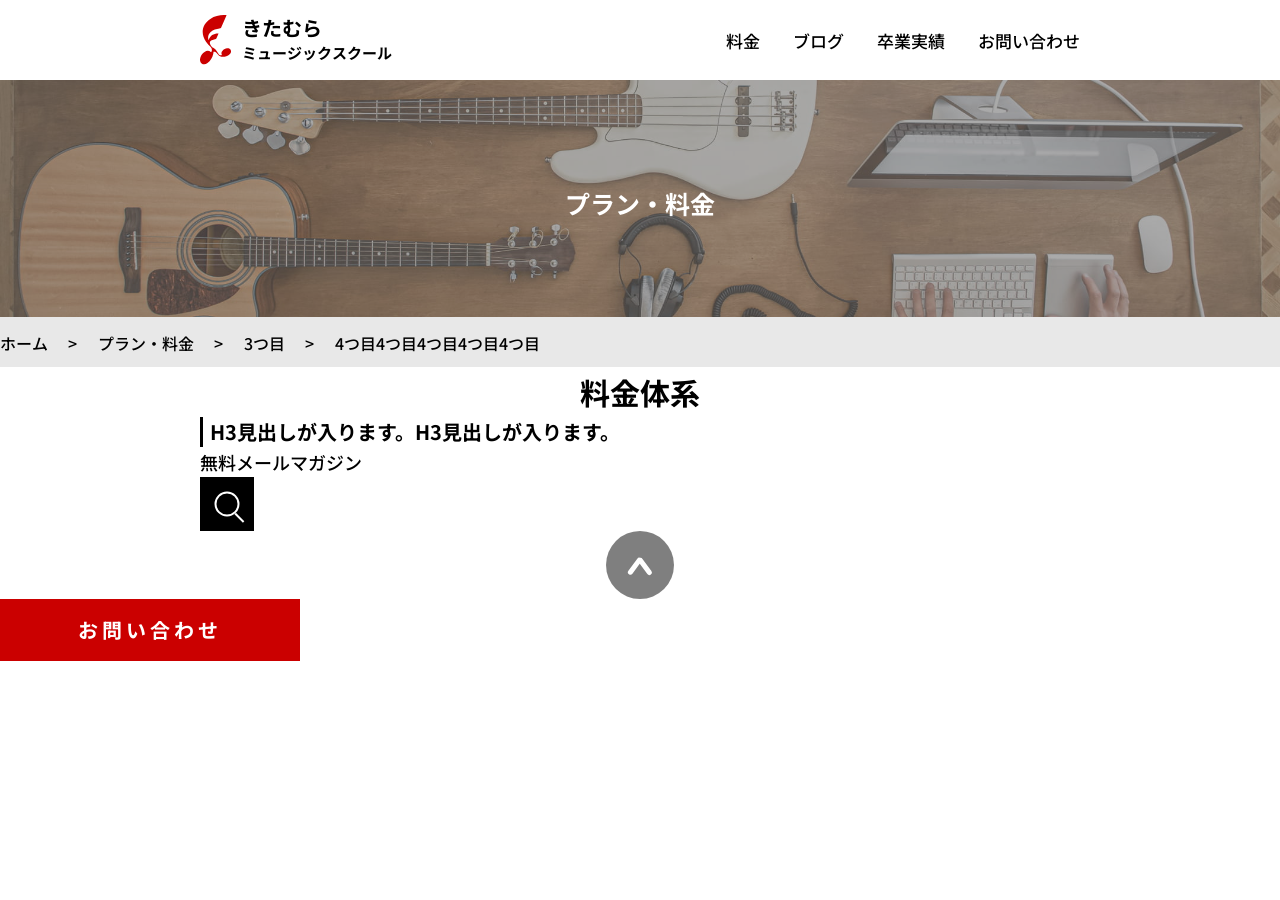
<file: page-blog-detail.html>
<!DOCTYPE html>
<html lang="ja">

<head>
  <meta charset="UTF-8">
  <meta name="viewport" content="width=device-width, initial-scale=1.0">
  <title>きたむらミュージックスクール</title>
  <meta name="description" content="きたむらミュージックスクールの公式サイトです">
  <!-- noindex -->
  <meta name="robots" content="noindex">
  <!-- font -->
  <link rel="preconnect" href="https://fonts.googleapis.com">
  <link rel="preconnect" href="https://fonts.gstatic.com" crossorigin>
  <link href="https://fonts.googleapis.com/css2?family=Noto+Sans+JP:wght@100..900&display=swap" rel="stylesheet">
  <!-- favicon -->

  <!-- css -->
  <link rel="stylesheet" href="./css/style.css">

</head>

<body>
  <div id="container">

    <!-- ヘッダー -->
    <header class="p-header">
      <div class="p-header__inner">
        <div class="p-header__logo">
          <a href="#">
            <div class="p-header__image"><img src="./image/logo-red.svg" alt="きたむらミュージックスクールのロゴ"></div>
            <p class="p-header__company">
              <span>きたむら</span><br class="pc">ミュージックスクール
            </p>
          </a>
        </div>

        <!-- SP用 -->
        <div class="p-header__sp sp">
          <button id="js-hamburger" class="p-header__hamburger c-hamburger">
            <span></span>
            <span></span>
            <span></span>
          </button>

          <!-- SPドロワーメニュー -->
          <div class="p-header__menu">
            <nav>
              <ul>
                <li><a href="#price">料金</a></li>
                <li><a href="#blog">ブログ</a></li>
                <li><a href="#result">卒業実績</a></li>
              </ul>
            </nav>
          </div>
        </div>

        <!-- PC用ヘッダーメニュー -->
        <nav class="p-header__nav pc">
          <ul>
            <li class="p-header__nav-item"><a href="#price">料金</a></li>
            <li class="p-header__nav-item"><a href="#blog">ブログ</a></li>
            <li class="p-header__nav-item"><a href="#result">卒業実績</a></li>
            <li class="p-header__nav-item p-header__nav-item--contact"><a href="#contact">お問い合わせ</a></li>
          </ul>
        </nav>

      </div>
    </header>

    <main class="main">
      <!-- 下層fv -->
      <div class="p-fv">
        <div class="p-fv__image">
          <picture>
            <source media="(min-width: 768px)" srcset="./image/plan-mv-pc.jpg">
            <img src="./image/plan-mv-sp.jpg" alt="きたむらミュージックスクールプランページのファーストビュー">
          </picture>
        </div>

        <div class="p-fv__contents">
          <div class="p-fv__catch">
            <h1>プラン・料金</h1>
          </div>
        </div>
      </div>

      <!-- パンくずリスト -->
      <div class="">
        <div class="c-bread">
          <ol>
            <li><a href="#">ホーム</a></li>
            <li><a href="#">プラン・料金</a></li>
            <li><a href="#">3つ目</a></li>
            <li><a href="#">4つ目4つ目4つ目4つ目4つ目</a></li>
          </ol>

        </div>
      </div>

      <!--  -->
      <section id="" class="price">
        <div class="l-inner">

          <!-- セクションタイトル -->
          <div class="c-section-title">
            <h2>料金体系</h2>
          </div>
          <div class="c-h3-title">
            <p>
              H3見出しが入ります。H3見出しが入ります。
            </p>
          </div>

          <!-- サイドバー内のタイトル -->
          <div class="c-side-title">
            <p>無料メールマガジン</p>
          </div>
          <!-- サイドバー内のルーペマーク -->
          <div class="c-loupe">
            <span></span>
          </div>


          <!-- To Topボタン -->
          <div class="c-to-top-arrow">
            <span></span>
          </div>


        </div>

      </section>

      
      <!-- お問い合わせボタン -->
      <div class="c-button">
        <a href="#">お問い合わせ</a>
      </div>

    </main>

    <footer class="footer">

    </footer>

  </div>

  <!-- JavaScript -->
  <script src="https://ajax.googleapis.com/ajax/libs/jquery/2.2.4/jquery.min.js"></script>
  <script src="js/main.js"></script>
</body>

</html>
</file>
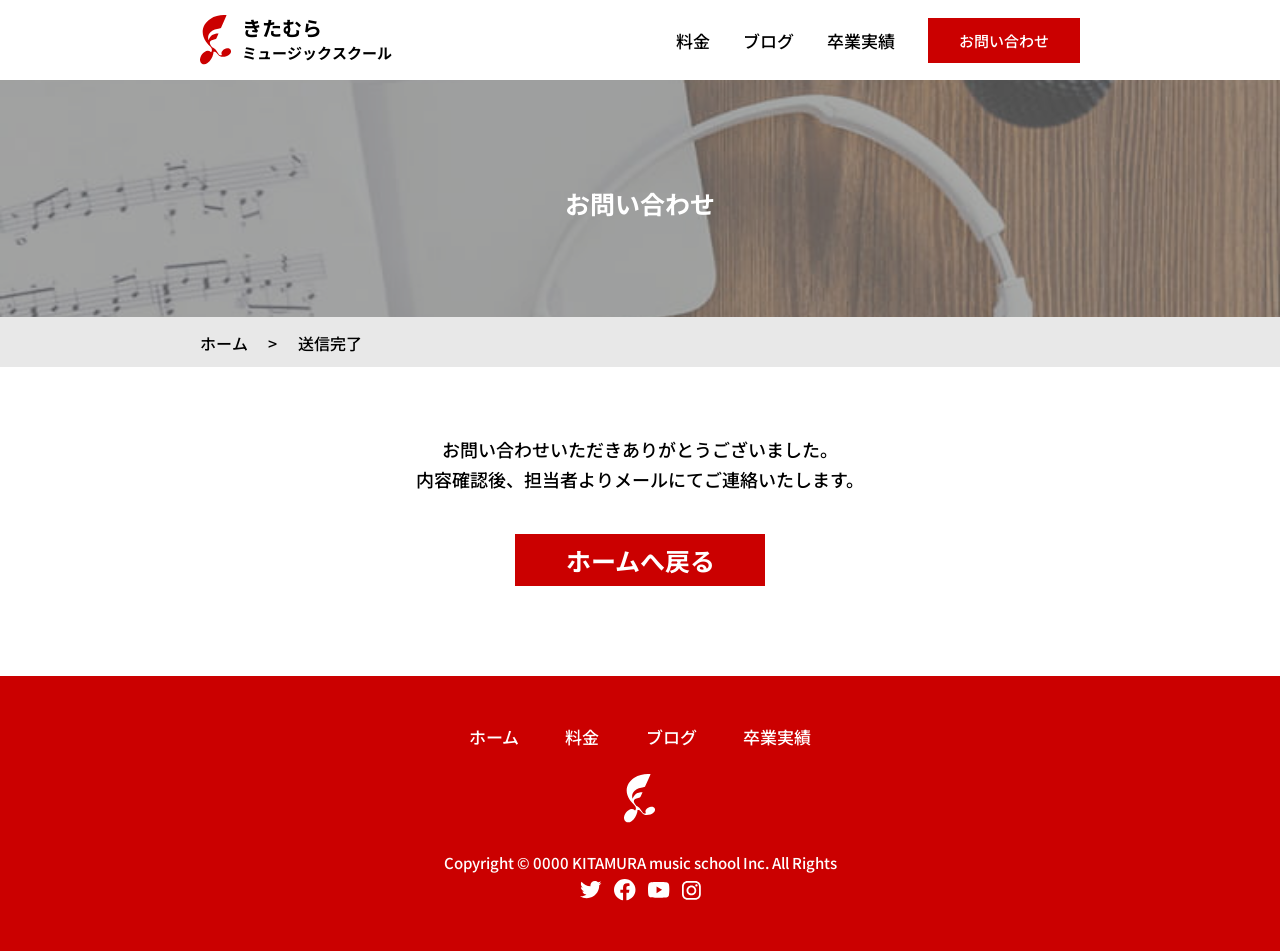
<file: page-contact-thank.html>
<!DOCTYPE html>
<html lang="ja">

<head>
  <meta charset="UTF-8">
  <meta name="viewport" content="width=device-width, initial-scale=1.0">
  <title>きたむらミュージックスクール</title>
  <meta name="description" content="きたむらミュージックスクールの公式サイトです">
  <!-- noindex -->
  <meta name="robots" content="noindex">
  <!-- font -->
  <link rel="preconnect" href="https://fonts.googleapis.com">
  <link rel="preconnect" href="https://fonts.gstatic.com" crossorigin>
  <link href="https://fonts.googleapis.com/css2?family=Noto+Sans+JP:wght@100..900&display=swap" rel="stylesheet">
  <!-- favicon -->
  <link rel="icon" href="./favicon/favicon.ico" sizes="any">
  <link rel="icon" href="./favicon/favicon.svg" type="image/svg+xml">
  <link rel="apple-touch-icon" href="./favicon/apple-touch-icon.png">
  <!-- <link rel="manifest" href="./favicon/manifest.webmanifest"> -->
  <!-- css -->
  <link rel="stylesheet" href="./css/style.css">

</head>

<body>
  <div id="container">

    <!-- ヘッダー -->
    <header class="p-header">
      <div class="p-header__inner">
        <div class="p-header__logo">
          <a href="./index.html">
            <span class="p-header__image">
              <img src="./image/logo-red.svg" alt="きたむらミュージックスクールのロゴ">
            </span>
            <span class="p-header__company">
              <span>きたむら</span><br class="pc">ミュージックスクール
            </span>
          </a>
        </div>
    
        <!-- SP用 -->
        <div class="p-header__sp sp">
          <button id="js-hamburger" class="p-header__hamburger c-hamburger" type="button">
            <span></span>
            <span></span>
            <span></span>
          </button>
    
          <!-- SPドロワーメニュー -->
          <div class="p-header__menu">
            <nav>
              <ul>
                <li><a href="./page-price.html">料金</a></li>
                <li><a href="./archive-blog.html">ブログ</a></li>
                <li><a href="./archive-result.html">卒業実績</a></li>
              </ul>
            </nav>
          </div>
        </div>
          
        <!-- PC用ヘッダーメニュー -->
        <nav class="p-header__nav pc">
          <ul>
            <li class="p-header__nav-item"><a href="./page-price.html">料金</a></li>
            <li class="p-header__nav-item"><a href="./archive-blog.html">ブログ</a></li>
            <li class="p-header__nav-item"><a href="./archive-result.html">卒業実績</a></li>
            <li class="p-header__nav-item-contact"><a href="./page-contact.html">お問い合わせ</a></li>
          </ul>
        </nav>
    
      </div>
    </header>

    <main class="main p-page-contact-thank">
      <!-- 下層fv -->
      <div class="p-page-contact-thank__fv p-fv js-button-trigger">
        <div class="p-fv__image">
          <picture>
            <source media="(min-width: 768px)" srcset="./image/contact-mv-pc.jpg">
            <img src="./image/contact-mv-sp.jpg" alt="きたむらミュージックスクールコンタクトページのファーストビュー">
          </picture>
        </div>

        <div class="p-fv__contents">
          <div class="p-fv__catch">
            <h1>お問い合わせ</h1>
          </div>
        </div>
      </div>

      <!-- パンくずリスト -->
      <div class="p-page-contact-thank__bread">
        <div class="c-bread">
          <div class="l-inner">
            <ol>
              <li><a href="./index.html">ホーム</a></li>
              <li><p>送信完了</p></li>
            </ol>
          </div>
        </div>
      </div>

      <!-- お問い合わせ -->
      <div id="" class="p-page-contact-thank__section">
        <div class="p-page-contact-thank__section-inner l-inner">

          <!-- 送信完了 -->
          <div class="p-page-contact-thank__section-text">
            <p>
              お問い合わせいただきありがとうございました。<br>内容確認後、担当者よりメールにてご連絡いたします。
            </p>
          </div>

          <!-- ボタン -->
          <div class="p-page-contact-thank__section-button">
            <a href="./index.html">ホームへ戻る</a>
          </div>
        </div>
      </div>

      <!-- ボタンエリア -->
      <!-- <div class="p-page-contact__button-area p-button-area" id="buttons">
        <a href="#" class="p-button-area__arrow c-to-top-arrow">
          <span></span>
        </a>

        <div class="p-button-area__contact c-button">
          <a href="#">お問い合わせ</a>
        </div>
      </div> -->

    </main>

    <footer class="p-footer">
      <div class="p-footer__inner l-inner">
        <div class="p-footer__content">
          <nav class="p-footer__nav">
            <ul>
              <li><a href="./index.html">ホーム</a></li>
              <li><a href="./page-price.html">料金</a></li>
              <li><a href="./archive-blog.html">ブログ</a></li>
              <li><a href="./archive-result.html">卒業実績</a></li>
            </ul>
          </nav>
          <div class="p-footer__company"><a href="./index.html"><img src="./image/logo-white.svg" alt="きたむらミュージックスクールのロゴ"></a>
          </div>
        </div>

        <div class="p-footer__copyright">
          <p>Copyright &copy; 0000 KITAMURA music school Inc. All Rights</p>
          <div class="p-footer__sns">
            <ul class="p-footer__sns-items sns">
              <li class="sns__list">
                <a href="#" class="sns__link x" target="_blank" rel="noopener noreferrer">
                  <img src="./image/icon-twitter.svg" alt="x">
                </a>
              </li>
              <li class="sns__list">
                <a href="#" class="sns__link fb" target="_blank" rel="noopener noreferrer">
                  <img src="./image/icon-facebook.svg" alt="facebook">
                </a>
              </li>
              <li class="sns__list">
                <a href="#" class="sns__link youtube" target="_blank" rel="noopener noreferrer">
                  <img src="./image/icon-youtube.svg" alt="youtube">
                </a>
              </li>
              <li class="sns__list">
                <a href="#" class="sns__link insta" target="_blank" rel="noopener noreferrer">
                  <img src="./image/icon-instagram.svg" alt="instagram">
                </a>
              </li>
            </ul>
          </div>
        </div>
      </div>

    </footer>

  </div>

  <!-- JavaScript -->
  <script src="https://ajax.googleapis.com/ajax/libs/jquery/2.2.4/jquery.min.js"></script>
  <script src="js/main.js"></script>
</body>

</html>
</file>
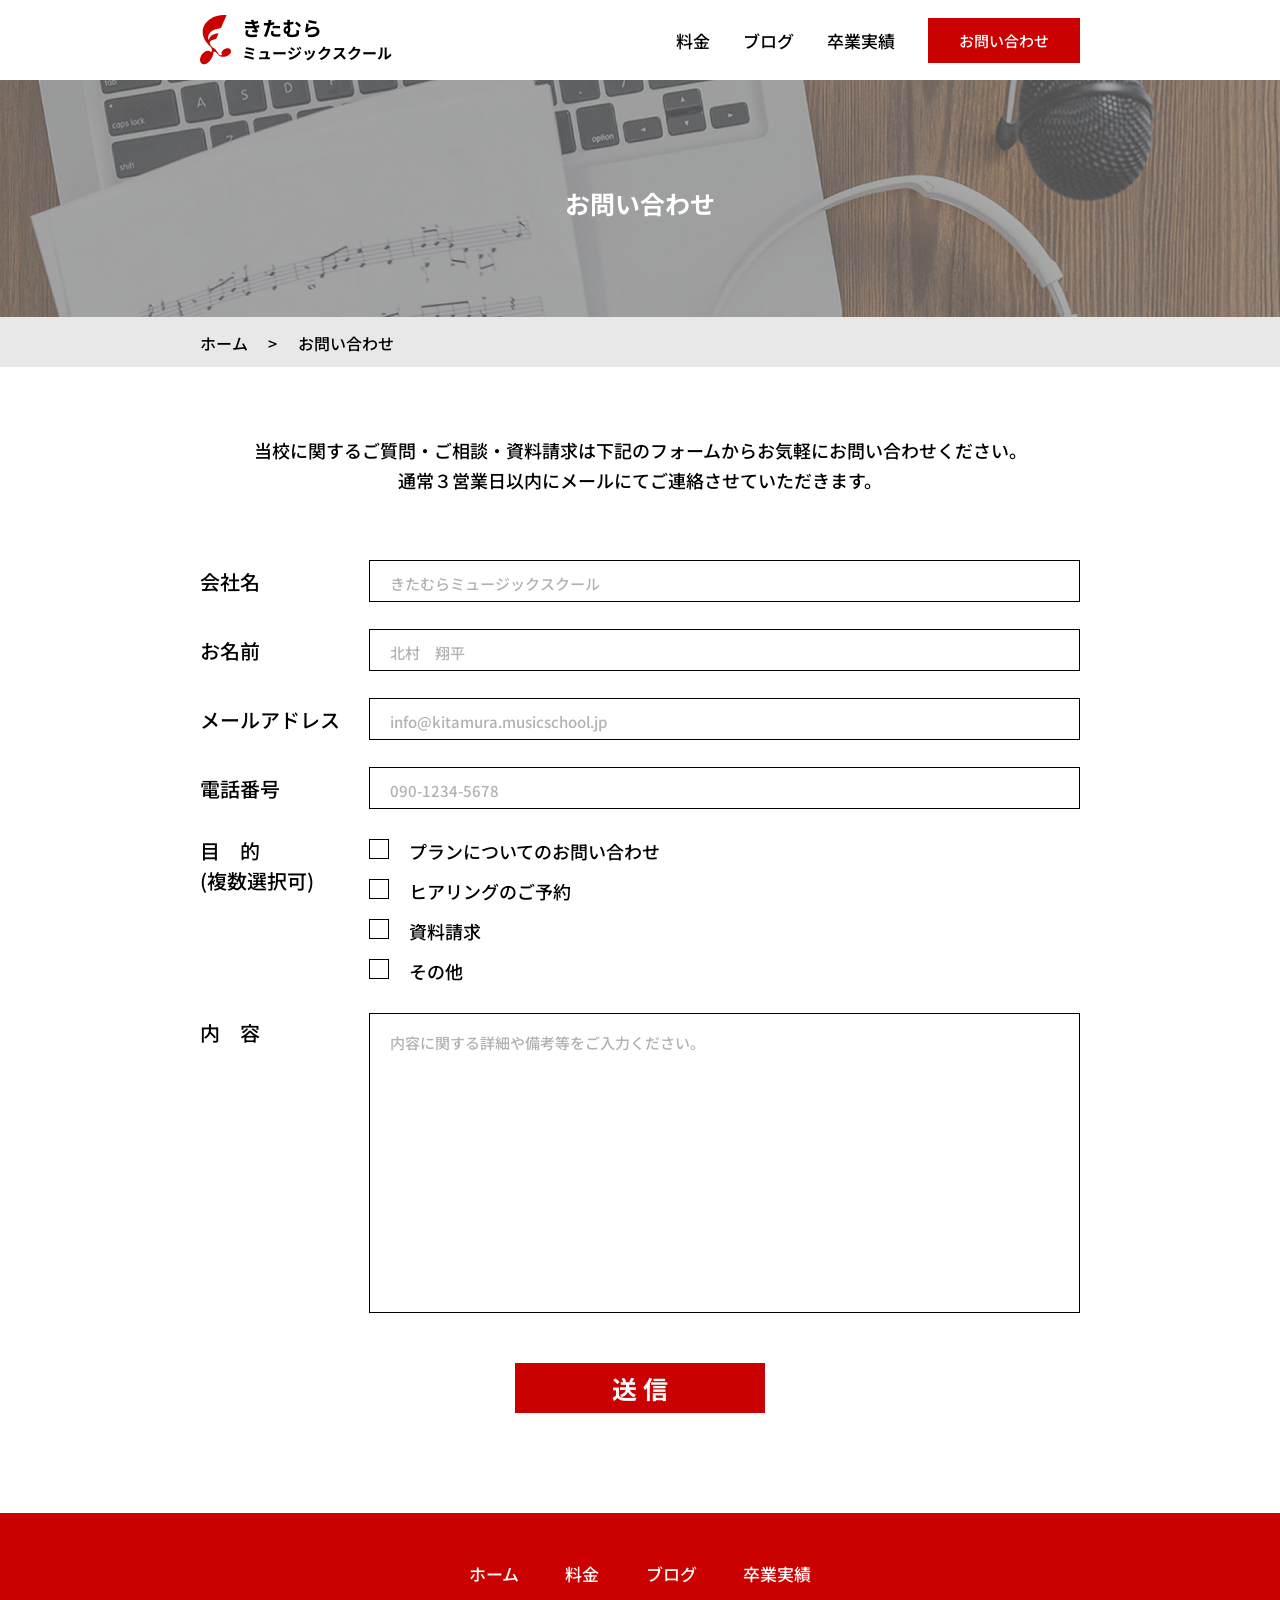
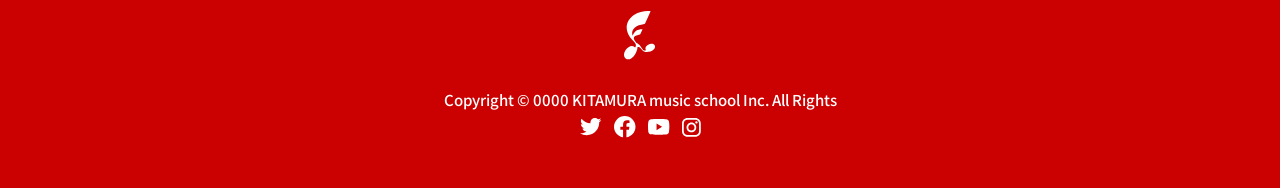
<file: page-contact.html>
<!DOCTYPE html>
<html lang="ja">

<head>
  <meta charset="UTF-8">
  <meta name="viewport" content="width=device-width, initial-scale=1.0">
  <title>きたむらミュージックスクール</title>
  <meta name="description" content="きたむらミュージックスクールの公式サイトです">
  <!-- noindex -->
  <meta name="robots" content="noindex">
  <!-- font -->
  <link rel="preconnect" href="https://fonts.googleapis.com">
  <link rel="preconnect" href="https://fonts.gstatic.com" crossorigin>
  <link href="https://fonts.googleapis.com/css2?family=Noto+Sans+JP:wght@100..900&display=swap" rel="stylesheet">
  <!-- favicon -->
  <link rel="icon" href="./favicon/favicon.ico" sizes="any">
  <link rel="icon" href="./favicon/favicon.svg" type="image/svg+xml">
  <link rel="apple-touch-icon" href="./favicon/apple-touch-icon.png">
  <!-- <link rel="manifest" href="./favicon/manifest.webmanifest"> -->
  <!-- css -->
  <link rel="stylesheet" href="./css/style.css">

</head>

<body>
  <div id="container">

    <!-- ヘッダー -->
    <header class="p-header">
      <div class="p-header__inner">
        <div class="p-header__logo">
          <a href="./index.html">
            <span class="p-header__image">
              <img src="./image/logo-red.svg" alt="きたむらミュージックスクールのロゴ">
            </span>
            <span class="p-header__company">
              <span>きたむら</span><br class="pc">ミュージックスクール
            </span>
          </a>
        </div>
    
        <!-- SP用 -->
        <div class="p-header__sp sp">
          <button id="js-hamburger" class="p-header__hamburger c-hamburger" type="button">
            <span></span>
            <span></span>
            <span></span>
          </button>
    
          <!-- SPドロワーメニュー -->
          <div class="p-header__menu">
            <nav>
              <ul>
                <li><a href="./page-price.html">料金</a></li>
                <li><a href="./archive-blog.html">ブログ</a></li>
                <li><a href="./archive-result.html">卒業実績</a></li>
              </ul>
            </nav>
          </div>
        </div>
        
        <!-- PC用ヘッダーメニュー -->
        <nav class="p-header__nav pc">
          <ul>
            <li class="p-header__nav-item"><a href="./page-price.html">料金</a></li>
            <li class="p-header__nav-item"><a href="./archive-blog.html">ブログ</a></li>
            <li class="p-header__nav-item"><a href="./archive-result.html">卒業実績</a></li>
            <li class="p-header__nav-item-contact"><a href="./page-contact.html">お問い合わせ</a></li>
          </ul>
        </nav>
    
      </div>
    </header>

    <main class="main p-page-contact">
      <!-- 下層fv -->
      <div class="p-page-contact__fv p-fv js-button-trigger">
        <div class="p-fv__image">
          <picture>
            <source media="(min-width: 768px)" srcset="./image/contact-mv-pc.jpg">
            <img src="./image/contact-mv-sp.jpg" alt="きたむらミュージックスクールコンタクトページのファーストビュー">
          </picture>
        </div>

        <div class="p-fv__contents">
          <div class="p-fv__catch">
            <h1>お問い合わせ</h1>
          </div>
        </div>
      </div>

      <!-- パンくずリスト -->
      <div class="p-page-contact__bread">
        <div class="c-bread">
          <div class="l-inner">
            <ol>
              <li><a href="./index.html">ホーム</a></li>
              <li><p>お問い合わせ</p></li>
            </ol>
          </div>
        </div>
      </div>

      <!-- お問い合わせ -->
      <section id="" class="p-page-contact__section p-page-contact-section">
        <div class="p-page-contact-section__inner l-inner">

          <!-- 説明文 -->
          <div class="p-page-contact-section__text">
            <p>
              当校に関するご質問・ご相談・資料請求は下記のフォームからお気軽にお問い合わせください。<br>
              通常３営業日以内にメールにてご連絡させていただきます。
            </p>
          </div>

          <!-- コンテンツ（form） -->
          <div class="p-page-contact-section__form p-form">
      
            <form action="./page-contact-thank.html">
              <div class="p-form__items">
                <!-- 会社名（テキスト） -->
                <dl class="p-form__item">
                  <dt class="p-form__label">
                    <label for="company">会社名</label>
                  </dt>
                  <dd class="p-form__input">
                    <input type="text" name="company" id="company" placeholder="きたむらミュージックスクール">
                  </dd>
                </dl>

                <!-- お名前（テキスト） -->
                <dl class="p-form__item">
                  <dt class="p-form__label">
                    <label for="name">お名前</label>
                  </dt>
                  <dd class="p-form__input">
                    <input type="text" name="name" id="name" placeholder="北村　翔平">
                  </dd>
                </dl>

                <!-- アドレス（email） -->
                <dl class="p-form__item">
                  <dt class="p-form__label">
                    <label for="email">メールアドレス</label>
                  </dt>
                  <dd class="p-form__input">
                    <input type="email" name="email" id="email" placeholder="info@kitamura.musicschool.jp">
                  </dd>
                </dl>

                <!-- 電話番号（） -->
                <dl class="p-form__item">
                  <dt class="p-form__label">
                    <label for="name">電話番号</label>
                  </dt>
                  <dd class="p-form__input">
                    <input type="text" name="name" id="name" placeholder="090-1234-5678">
                  </dd>
                </dl>
    
                <!-- 目的（チェックボックス） -->
                <dl class="p-form__item p-form__item--check">
                  <dt class="p-form__label">
                    <span>目　的　<br class="pc">(複数選択可)</span>
                  </dt>
                  <dd class="p-form__input input-check">
                    <div class="input-check__wrap"><label><input type="checkbox" name="plan"
                          value="チェックボックス1" /><span>プランについてのお問い合わせ</span></label></div>
                    <div class="input-check__wrap"><label><input type="checkbox" name="hearing"
                          value="チェックボックス2" /><span>ヒアリングのご予約</span></label></div>
                    <div class="input-check__wrap"><label><input type="checkbox" name="request"
                          value="チェックボックス3" /><span>資料請求</span></label></div>
                    <div class="input-check__wrap"><label><input type="checkbox" name="another"
                          value="チェックボックス4" /><span>その他</span></label></div>
                  </dd>
                </dl>

                <!-- 内容（テキストボックス） -->
                <dl class="p-form__item p-form__item-text">
                  <dt class="p-form__label">
                    <label for="content">内　容</label>
                  </dt>
                  <dd class="p-form__input">
                    <textarea name="content" id="content" placeholder="内容に関する詳細や備考等をご入力ください。"></textarea>
                  </dd>
                </dl>
    
              </div>
    
              <div class="p-form__button">
                <input type="submit" value="送 信">
              </div>
    
            </form>


          </div>
        </div>
      </section>

      <!-- ボタンエリア -->
      <div class="p-page-contact__button-area p-button-area" id="buttons">
      
        <!-- To Topボタン -->
        <a href="#" class="p-button-area__arrow c-to-top-arrow">
          <span></span>
        </a>
        <!-- </div> -->
      
        <!-- お問い合わせボタン -->
        <div class="p-button-area__contact c-button">
          <a href="#">お問い合わせ</a>
        </div>
      
      </div>

    </main>

    <footer class="p-footer">
      <div class="p-footer__inner l-inner">
        <div class="p-footer__content">
          <nav class="p-footer__nav">
            <ul>
              <li><a href="./index.html">ホーム</a></li>
              <li><a href="./page-price.html">料金</a></li>
              <li><a href="./archive-blog.html">ブログ</a></li>
              <li><a href="./archive-result.html">卒業実績</a></li>
            </ul>
          </nav>
          <div class="p-footer__company"><a href="./index.html"><img src="./image/logo-white.svg" alt="きたむらミュージックスクールのロゴ"></a>
          </div>
        </div>

        <div class="p-footer__copyright">
          <p>Copyright &copy; 0000 KITAMURA music school Inc. All Rights</p>
          <div class="p-footer__sns">
            <ul class="p-footer__sns-items sns">
              <li class="sns__list">
                <a href="#" class="sns__link x" target="_blank" rel="noopener noreferrer">
                  <img src="./image/icon-twitter.svg" alt="x">
                </a>
              </li>
              <li class="sns__list">
                <a href="#" class="sns__link fb" target="_blank" rel="noopener noreferrer">
                  <img src="./image/icon-facebook.svg" alt="facebook">
                </a>
              </li>
              <li class="sns__list">
                <a href="#" class="sns__link youtube" target="_blank" rel="noopener noreferrer">
                  <img src="./image/icon-youtube.svg" alt="youtube">
                </a>
              </li>
              <li class="sns__list">
                <a href="#" class="sns__link insta" target="_blank" rel="noopener noreferrer">
                  <img src="./image/icon-instagram.svg" alt="instagram">
                </a>
              </li>
            </ul>
          </div>
        </div>
      </div>

    </footer>

  </div>

  <!-- JavaScript -->
  <script src="https://ajax.googleapis.com/ajax/libs/jquery/2.2.4/jquery.min.js"></script>
  <script src="js/main.js"></script>
</body>

</html>
</file>
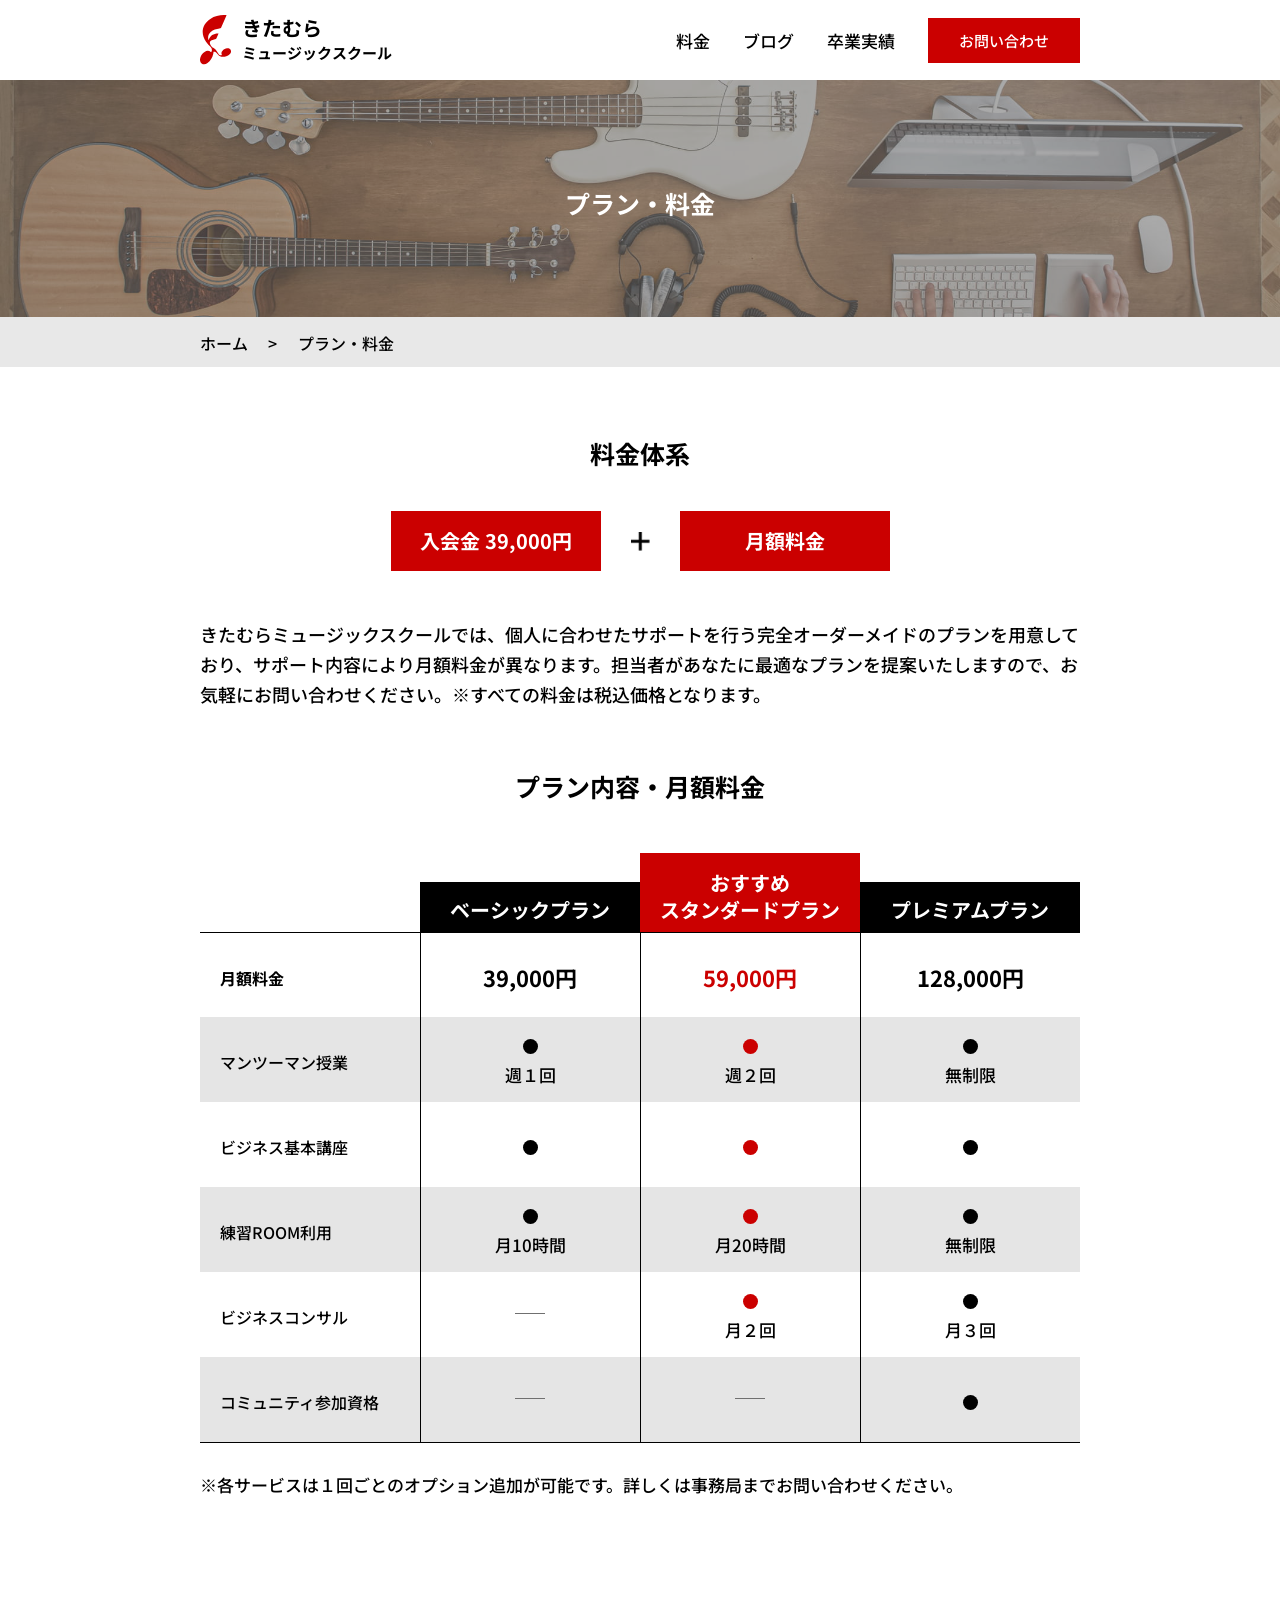
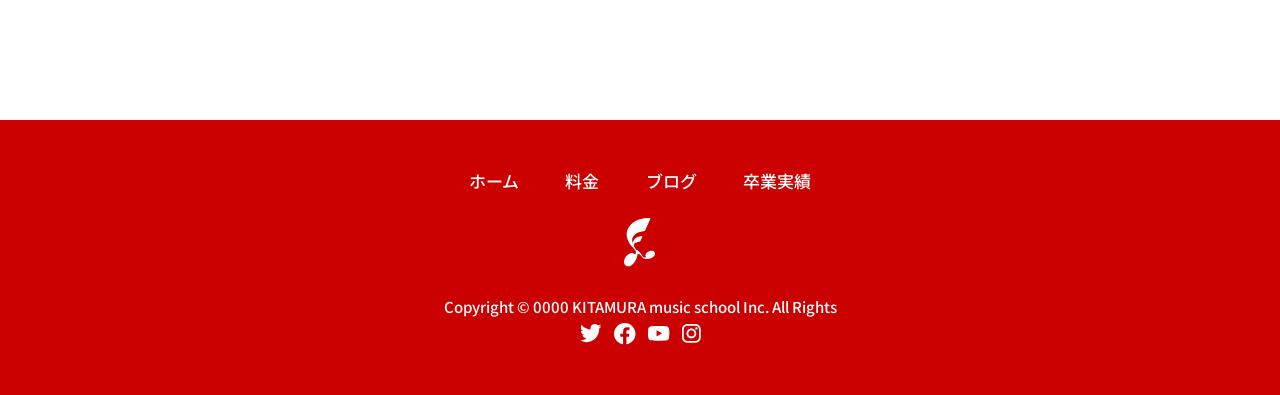
<file: page-price.html>
<!DOCTYPE html>
<html lang="ja">

<head>
  <meta charset="UTF-8">
  <meta name="viewport" content="width=device-width, initial-scale=1.0">
  <title>きたむらミュージックスクール</title>
  <meta name="description" content="きたむらミュージックスクールの公式サイトです">
  <!-- noindex -->
  <meta name="robots" content="noindex">
  <!-- font -->
  <link rel="preconnect" href="https://fonts.googleapis.com">
  <link rel="preconnect" href="https://fonts.gstatic.com" crossorigin>
  <link href="https://fonts.googleapis.com/css2?family=Noto+Sans+JP:wght@100..900&display=swap" rel="stylesheet">
  <!-- favicon -->
  <link rel="icon" href="./favicon/favicon.ico" sizes="any">
  <link rel="icon" href="./favicon/favicon.svg" type="image/svg+xml">
  <link rel="apple-touch-icon" href="./favicon/apple-touch-icon.png">
  <!-- <link rel="manifest" href="./favicon/manifest.webmanifest"> -->
  <!-- css -->
  <link rel="stylesheet" href="./css/style.css">

</head>

<body>
  <div id="container">

    <!-- ヘッダー -->
    <header class="p-header">
      <div class="p-header__inner">
        <div class="p-header__logo">
          <a href="./index.html">
            <span class="p-header__image">
              <img src="./image/logo-red.svg" alt="きたむらミュージックスクールのロゴ">
            </span>
            <span class="p-header__company">
              <span>きたむら</span><br class="pc">ミュージックスクール
            </span>
          </a>
        </div>
    
        <!-- SP用 -->
        <div class="p-header__sp sp">
          <button id="js-hamburger" class="p-header__hamburger c-hamburger" type="button">
            <span></span>
            <span></span>
            <span></span>
          </button>
    
          <!-- SPドロワーメニュー -->
          <div class="p-header__menu">
            <nav>
              <ul>
                <li><a href="./page-price.html">料金</a></li>
                <li><a href="./archive-blog.html">ブログ</a></li>
                <li><a href="./archive-result.html">卒業実績</a></li>
              </ul>
            </nav>
          </div>
        </div>
          
        <!-- PC用ヘッダーメニュー -->
        <nav class="p-header__nav pc">
          <ul>
            <li class="p-header__nav-item"><a href="./page-price.html">料金</a></li>
            <li class="p-header__nav-item"><a href="./archive-blog.html">ブログ</a></li>
            <li class="p-header__nav-item"><a href="./archive-result.html">卒業実績</a></li>
            <li class="p-header__nav-item-contact"><a href="./page-contact.html">お問い合わせ</a></li>
          </ul>
        </nav>
    
      </div>
    </header>

    <main class="main p-page-price">
      <!-- 下層fv -->
      <div class="p-page-price__fv p-fv js-button-trigger">
        <div class="p-fv__image">
          <picture>
            <source media="(min-width: 768px)" srcset="./image/plan-mv-pc.jpg">
            <img src="./image/plan-mv-sp.jpg" alt="きたむらミュージックスクールプランページのファーストビュー">
          </picture>
        </div>

        <div class="p-fv__contents">
          <div class="p-fv__catch">
            <h1>プラン・料金</h1>
          </div>
        </div>
      </div>

      <!-- パンくずリスト -->
      <div class="p-page-price__bread">
        <div class="c-bread">
          <div class="l-inner">
            <ol>
              <li><a href="./index.html">ホーム</a></li>
              <li><p>プラン・料金</p></li>
            </ol>
          </div>

        </div>
      </div>

      <!-- 料金体系 -->
      <section class="p-page-price__system p-page-price-system">
        <div class="l-inner">

          <!-- セクションタイトル -->
          <div class="p-page-price-system__title c-section-title-low">
            <h2>料金体系</h2>
          </div>

          <div class="p-page-price-system__contents">
            <div class="p-page-price-system__image">
              <p class="p-page-price-system__box">入会金 39,000円</p>
              <div class="p-page-price-system__plus"><img src="./image/icon-plus.png" alt="+記号"></div>
              <p class="p-page-price-system__box">月額料金</p>
            </div>
            <p class="p-page-price-system__text">
              きたむらミュージックスクールでは、個人に合わせたサポートを行う完全オーダーメイドのプランを用意しており、サポート内容により月額料金が異なります。担当者があなたに最適なプランを提案いたしますので、お気軽にお問い合わせください。※すべての料金は税込価格となります。
            </p>
          </div>
        </div>
      </section>

      <!-- プラン内容・月額料金 -->
      <section class="p-page-price__price p-page-price-price">
        <div class="l-inner">

          <!-- セクションタイトル -->
          <div class="p-page-price-price__title c-section-title-low">
            <h2>プラン内容・月額料金</h2>
          </div>

          <div class="p-page-price-price__contents">
            <div class="p-page-price-price__table">
              <table>
                <thead>
                  <!-- タイトル行 -->
                  <tr>
                    <th></th>
                    <th class="p-page-price-price__usually">ベーシック<br class="sp">プラン</th>
                    <!-- <th class="p-page-price-price__strong">スタンダード<br class="sp">プラン</th> -->
                    <th class="p-page-price-price__strong">
                      <span class="p-page-price-price__recommend">おすすめ</span>
                      <span class="p-page-price-price__plan">スタンダード<br class="sp">プラン</span>
                    </th>
                    <th class="p-page-price-price__usually">プレミアム<br class="sp">プラン</th>
                  </tr>
                </thead>
              
                <tbody>
                  <tr class="p-page-price-price__charge">
                    <th>月額料金</th>
                    <td>39,000円</td>
                    <td class="p-page-price-price__strong">59,000円</td>
                    <!-- <td>
                      <div class="p-page-price-price__cell">
                        <span class="p-page-price-price__note">59,000円</span>
                      </div>
                    </td> -->
                    <td>128,000円</td>
                  </tr>
                  <!-- マンツーマン -->
                  <tr class="p-page-price-price__detail">
                    <th>マンツーマン授業</th>
                    <td>
                      <div class="p-page-price-price__cell">
                        <span class="p-page-price-price__mark"></span>
                        <span class="p-page-price-price__note">週１回</span>
                      </div>
                    </td>
                    <td class="p-page-price-price__strong">
                      <div class="p-page-price-price__cell">
                        <span class="p-page-price-price__mark"></span>
                        <span class="p-page-price-price__note">週２回</span>
                      </div>
                    </td>
                    <td>
                      <div class="p-page-price-price__cell">
                        <span class="p-page-price-price__mark"></span>
                        <span class="p-page-price-price__note">無制限</span>
                      </div>
                    </td>
                  </tr>
                  <!-- ビジネス -->
                  <tr class="p-page-price-price__detail">
                    <th>ビジネス基本講座</th>
                      <td>
                        <div class="p-page-price-price__cell">
                          <span class="p-page-price-price__mark"></span>
                        </div>
                      </td>
                      <td class="p-page-price-price__strong">
                        <div class="p-page-price-price__cell">
                          <span class="p-page-price-price__mark"></span>
                        </div>
                      </td>
                      <td>
                        <div class="p-page-price-price__cell">
                          <span class="p-page-price-price__mark"></span>
                        </div>
                      </td>
                  </tr>
                  <!-- 練習ルーム -->
                  <tr class="p-page-price-price__detail">
                    <th>練習ROOM利用</th>
                    <td>
                      <div class="p-page-price-price__cell">
                        <span class="p-page-price-price__mark"></span>
                        <span class="p-page-price-price__note">月10時間</span>
                      </div>
                    </td>
                    <td class="p-page-price-price__strong">
                      <div class="p-page-price-price__cell">
                        <span class="p-page-price-price__mark"></span>
                        <span class="p-page-price-price__note">月20時間</span>
                      </div>
                    </td>
                    <td>
                      <div class="p-page-price-price__cell">
                        <span class="p-page-price-price__mark"></span>
                        <span class="p-page-price-price__note">無制限</span>
                      </div>
                    </td>
                  </tr>
                  <!-- コンサル -->
                  <tr class="p-page-price-price__detail">
                    <th>ビジネスコンサル</th>
                    <td>
                      <div class="p-page-price-price__cell">
                        <span class="p-page-price-price__bar"></span>
                      </div>
                    </td>

                    <td class="p-page-price-price__strong">
                      <div class="p-page-price-price__cell">
                        <span class="p-page-price-price__mark"></span>
                        <span class="p-page-price-price__note">月２回</span>
                      </div>
                    </td>
                    <td>
                      <div class="p-page-price-price__cell">
                        <span class="p-page-price-price__mark"></span>
                        <span class="p-page-price-price__note">月３回</span>
                      </div>
                    </td>
                  </tr>
                  <!-- コミュニティ -->
                  <tr class="p-page-price-price__detail">
                    <th>コミュニティ<br class="sp">参加資格</th>
                    <td>
                      <div class="p-page-price-price__cell">
                        <span class="p-page-price-price__bar"></span>
                      </div>
                    </td>
                    <td>
                      <div class="p-page-price-price__cell">
                        <span class="p-page-price-price__bar"></span>
                      </div>
                    </td>
                    <td>
                      <div class="p-page-price-price__cell">
                        <span class="p-page-price-price__mark"></span>
                      </div>
                    </td>
                  </tr>
                </tbody>
              </table>
            </div>

            <p class="p-page-price-price__text">
              ※各サービスは１回ごとのオプション追加が可能です。詳しくは事務局までお問い合わせください。
            </p>
          </div>
        </div>
      </section>

      <!-- ボタンエリア -->
      <div class="p-top__buttons p-button-area" id="buttons">
      
        <!-- To Topボタン -->
        <a href="#" class="p-button-area__arrow c-to-top-arrow">
          <span></span>
        </a>
        <!-- </div> -->
      
        <!-- お問い合わせボタン -->
        <div class="p-button-area__contact c-button">
          <a href="./page-contact.html">お問い合わせ</a>
        </div>
      
      </div>

    </main>

    <footer class="p-footer">
      <div class="p-footer__inner l-inner">
        <div class="p-footer__content">
          <nav class="p-footer__nav">
            <ul>
              <li><a href="./index.html">ホーム</a></li>
              <li><a href="./page-price.html">料金</a></li>
              <li><a href="./archive-blog.html">ブログ</a></li>
              <li><a href="./archive-result.html">卒業実績</a></li>
            </ul>
          </nav>
          <div class="p-footer__company"><a href="./index.html"><img src="./image/logo-white.svg" alt="きたむらミュージックスクールのロゴ"></a>
          </div>
        </div>

        <div class="p-footer__copyright">
          <p>Copyright &copy; 0000 KITAMURA music school Inc. All Rights</p>
          <div class="p-footer__sns">
            <ul class="p-footer__sns-items sns">
              <li class="sns__list">
                <a href="#" class="sns__link x" target="_blank" rel="noopener noreferrer">
                  <img src="./image/icon-twitter.svg" alt="x">
                </a>
              </li>
              <li class="sns__list">
                <a href="#" class="sns__link fb" target="_blank" rel="noopener noreferrer">
                  <img src="./image/icon-facebook.svg" alt="facebook">
                </a>
              </li>
              <li class="sns__list">
                <a href="#" class="sns__link youtube" target="_blank" rel="noopener noreferrer">
                  <img src="./image/icon-youtube.svg" alt="youtube">
                </a>
              </li>
              <li class="sns__list">
                <a href="#" class="sns__link insta" target="_blank" rel="noopener noreferrer">
                  <img src="./image/icon-instagram.svg" alt="instagram">
                </a>
              </li>
            </ul>
          </div>
        </div>
      </div>

    </footer>

  </div>

  <!-- JavaScript -->
  <script src="https://ajax.googleapis.com/ajax/libs/jquery/2.2.4/jquery.min.js"></script>
  <script src="js/main.js"></script>
</body>

</html>
</file>
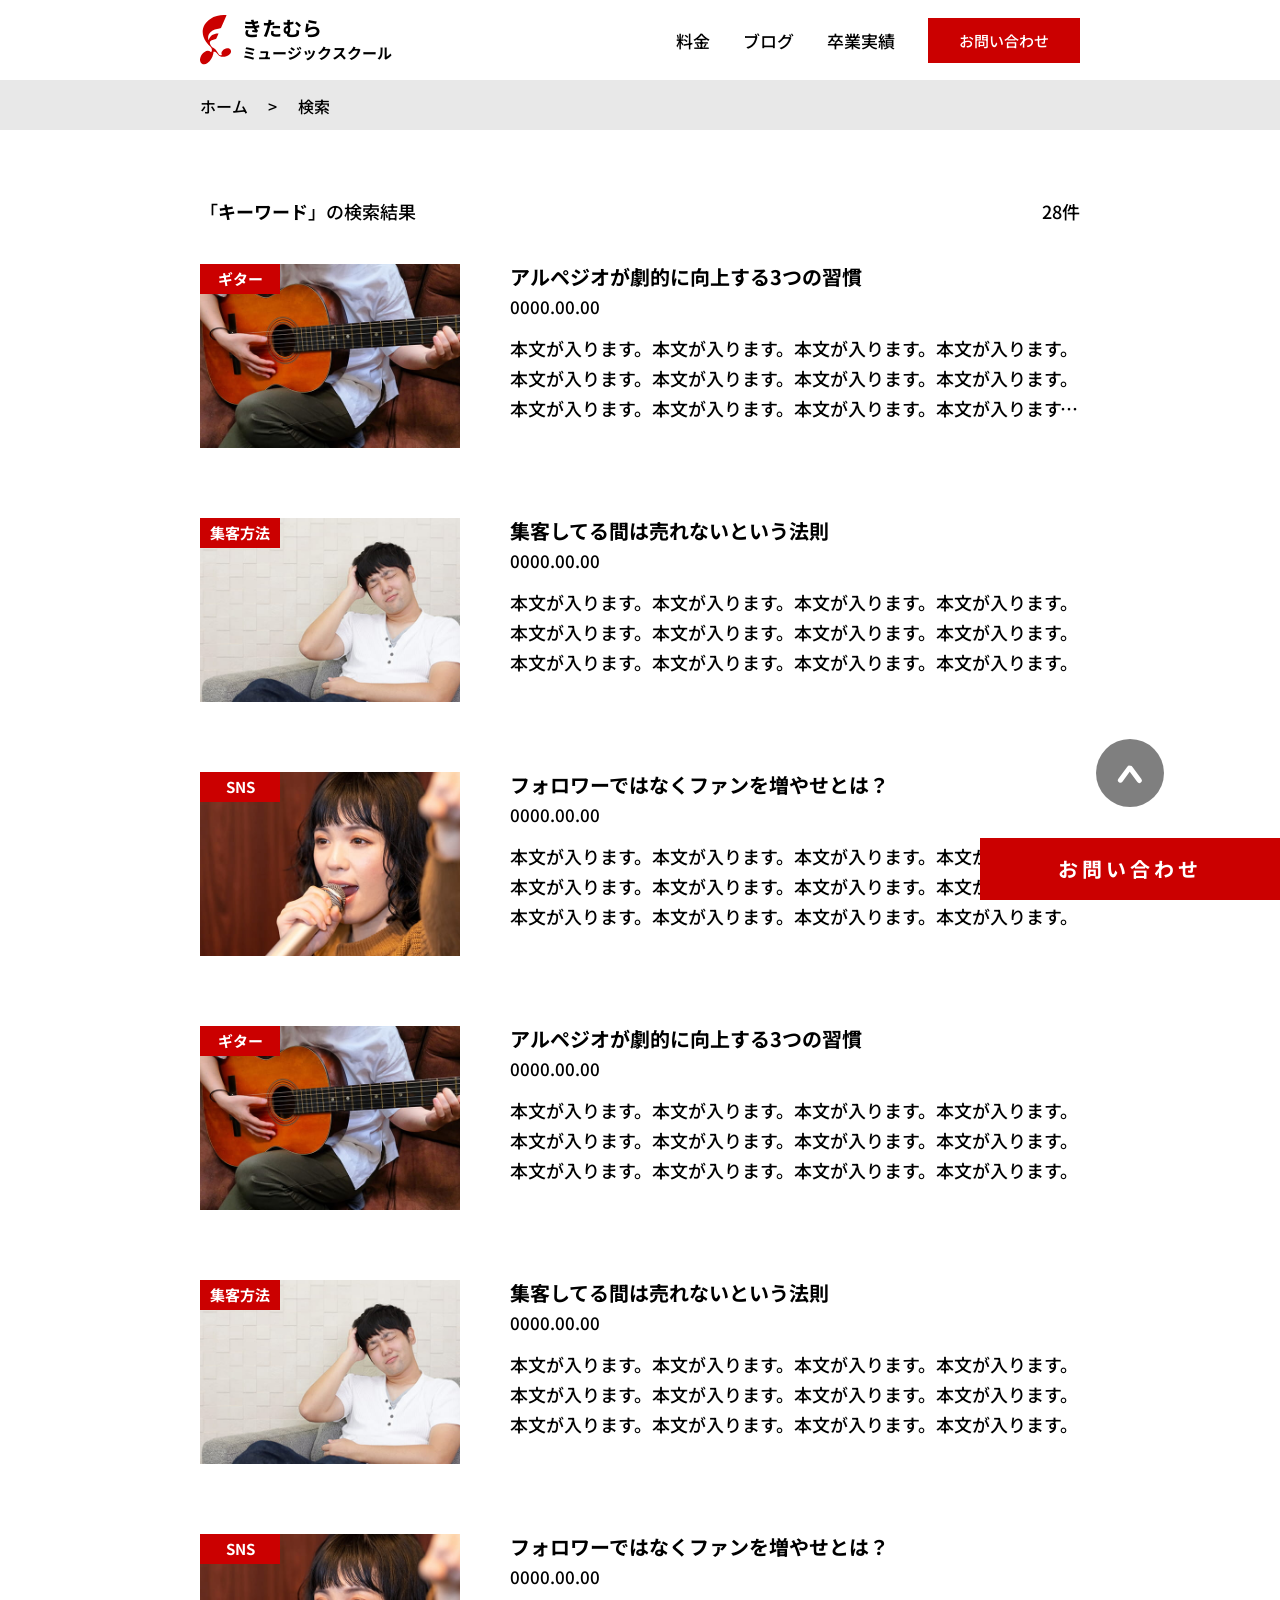
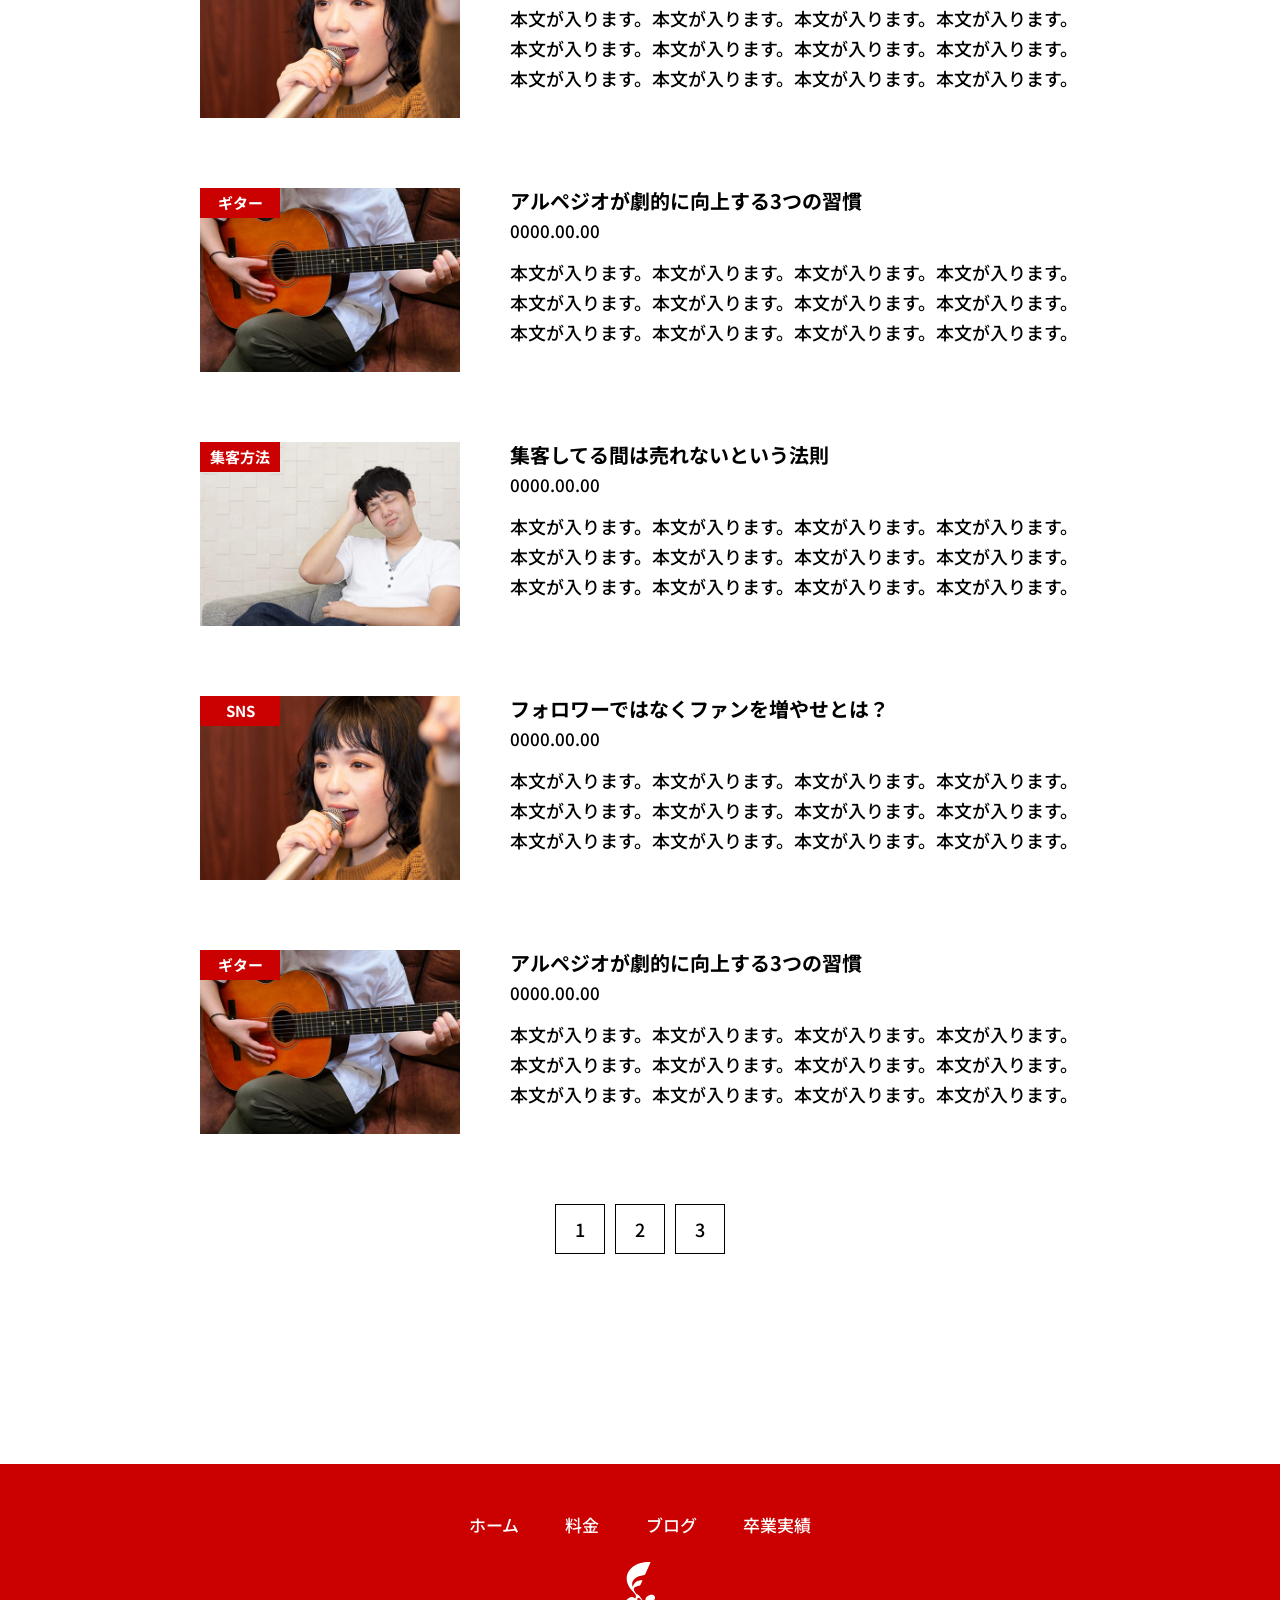
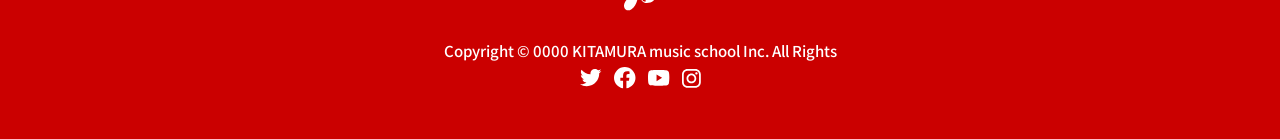
<file: page-search.html>
<!DOCTYPE html>
<html lang="ja">

<head>
  <meta charset="UTF-8">
  <meta name="viewport" content="width=device-width, initial-scale=1.0">
  <title>きたむらミュージックスクール</title>
  <meta name="description" content="きたむらミュージックスクールの公式サイトです">
  <!-- noindex -->
  <meta name="robots" content="noindex">
  <!-- font -->
  <link rel="preconnect" href="https://fonts.googleapis.com">
  <link rel="preconnect" href="https://fonts.gstatic.com" crossorigin>
  <link href="https://fonts.googleapis.com/css2?family=Noto+Sans+JP:wght@100..900&display=swap" rel="stylesheet">
  <!-- favicon -->
  <link rel="icon" href="./favicon/favicon.ico" sizes="any">
  <link rel="icon" href="./favicon/favicon.svg" type="image/svg+xml">
  <link rel="apple-touch-icon" href="./favicon/apple-touch-icon.png">
  <!-- <link rel="manifest" href="./favicon/manifest.webmanifest"> -->
  <!-- css -->
  <link rel="stylesheet" href="./css/style.css">

</head>

<body>
  <div id="container">

    <!-- ヘッダー -->
    <header class="p-header">
      <div class="p-header__inner">
        <h1 class="p-header__logo">
          <a href="./index.html">
            <span class="p-header__image">
              <img src="./image/logo-red.svg" alt="きたむらミュージックスクールのロゴ">
            </span>
            <span class="p-header__company">
              <span>きたむら</span><br class="pc">ミュージックスクール
            </span>
          </a>
        </h1>
    
        <!-- SP用 -->
        <div class="p-header__sp sp">
          <button id="js-hamburger" class="p-header__hamburger c-hamburger" type="button">
            <span></span>
            <span></span>
            <span></span>
          </button>
    
          <!-- SPドロワーメニュー -->
          <div class="p-header__menu">
            <nav>
              <ul>
                <li><a href="./page-price.html">料金</a></li>
                <li><a href="./archive-blog.html">ブログ</a></li>
                <li><a href="./archive-result.html">卒業実績</a></li>
              </ul>
            </nav>
          </div>
        </div>
        
        <!-- PC用ヘッダーメニュー -->
        <nav class="p-header__nav pc">
          <ul>
            <li class="p-header__nav-item"><a href="./page-price.html">料金</a></li>
            <li class="p-header__nav-item"><a href="./archive-blog.html">ブログ</a></li>
            <li class="p-header__nav-item"><a href="./archive-result.html">卒業実績</a></li>
            <li class="p-header__nav-item-contact"><a href="./page-contact.html">お問い合わせ</a></li>
          </ul>
        </nav>
    
      </div>
    </header>

    <main class="main p-page-search">
      <!-- 下層fv -->
      <!-- <div class="p-archive-blog__fv p-fv js-button-trigger">
        <div class="p-fv__image">
          <picture>
            <source media="(min-width: 768px)" srcset="./image/blog-mv-pc.jpg">
            <img src="./image/blog-mv-sp.jpg" alt="きたむらミュージックスクールブログアーカイブページのファーストビュー">
          </picture>
        </div>

        <div class="p-fv__contents">
          <div class="p-fv__catch">
            <h1>ブログ</h1>
          </div>
        </div>
      </div> -->

      <!-- パンくずリスト -->
      <div class="p-page-search__bread">
        <div class="c-bread">
          <div class="l-inner">
            <ol>
              <li><a href="./index.html">ホーム</a></li>
              <li><p>検索</p></li>
            </ol>
          </div>
        </div>
      </div>

      <!-- 検索一覧 -->
      <section id="" class="p-page-search__list p-archive-blog-list">
        <div class="p-archive-blog-list__inner l-inner">

          <div class="p-archive-blog-list__search-result">
            <p>「<span>キーワード</span>」の検索結果</p>
            <p>28件</p>
          </div>

          <!-- コンテンツ -->
          <div class="p-archive-blog-list__contents">
            <div class="p-archive-blog-list__articles">
              <ul>
                <!-- ブログ1 -->
                <li class="p-archive-blog-list__article">
                  <a class="" href="./blog-detail.html">
                    <div class="p-archive-blog-list__media c-label-image c-label-image--archive-blog">
                      <picture>
                        <source media="(min-width: 768px)" srcset="./image/archive-blog1-pc.jpg">
                        <img src="./image/archive-blog1-sp.jpg" alt="ブログ１">
                      </picture>
                      <span>ギター</span>
                    </div>

                    <div class="p-archive-blog-list__body">
                      <h2 class="p-archive-blog-list__body-search-title">
                        アルペジオが劇的に向上する3つの習慣
                      </h2>
                      <time datetime="0000.00.00">0000.00.00</time>
                      <p>
                        本文が入ります。本文が入ります。本文が入ります。本文が入ります。本文が入ります。本文が入ります。本文が入ります。本文が入ります。本文が入ります。本文が入ります。本文が入ります。本文が入ります。<span class="pc">本文が入ります。本文が入ります。本文が入ります。本文が入ります。</span>
                      </p>
                    </div>
                  </a>
                </li>
                <!-- ブログ2 -->
                <li class="p-archive-blog-list__article">
                  <a class="" href="./blog-detail.html">
                    <div class="p-archive-blog-list__media c-label-image c-label-image--archive-blog">
                      <picture>
                        <source media="(min-width: 768px)" srcset="./image/archive-blog2-pc.jpg">
                        <img src="./image/archive-blog2-sp.jpg" alt="ブログ2">
                      </picture>
                      <span>集客方法</span>
                    </div>

                    <div class="p-archive-blog-list__body">
                      <h2 class="p-archive-blog-list__body-search-title">
                        集客してる間は売れないという法則
                      </h2>
                      <time datetime="0000.00.00">0000.00.00</time>
                      <p>
                        本文が入ります。本文が入ります。本文が入ります。本文が入ります。本文が入ります。本文が入ります。本文が入ります。本文が入ります。本文が入ります。本文が入ります。本文が入ります。本文が入ります。
                      </p>
                    </div>
                  </a>
                </li>
                <!-- ブログ3 -->
                <li class="p-archive-blog-list__article">
                  <a class="" href="./blog-detail.html">
                    <div class="p-archive-blog-list__media c-label-image c-label-image--archive-blog">
                      <picture>
                        <source media="(min-width: 768px)" srcset="./image/archive-blog3-pc.jpg">
                        <img src="./image/archive-blog3-sp.jpg" alt="ブログ3">
                      </picture>
                
                      <span>SNS</span>
                    </div>

                    <div class="p-archive-blog-list__body">
                      <h2 class="p-archive-blog-list__body-search-title">
                        フォロワーではなくファンを増やせとは？
                      </h2>
                      <time datetime="0000.00.00">0000.00.00</time>
                      <p>
                        本文が入ります。本文が入ります。本文が入ります。本文が入ります。本文が入ります。本文が入ります。本文が入ります。本文が入ります。本文が入ります。本文が入ります。本文が入ります。本文が入ります。
                      </p>
                    </div>
                  </a>
                </li>
                <!-- ブログ4 -->
                <li class="p-archive-blog-list__article">
                  <a class="" href="./blog-detail.html">
                    <div class="p-archive-blog-list__media c-label-image c-label-image--archive-blog">
                      <picture>
                        <source media="(min-width: 768px)" srcset="./image/archive-blog1-pc.jpg">
                        <img src="./image/archive-blog1-sp.jpg" alt="ブログ4">
                      </picture>
                      <span>ギター</span>
                    </div>
                
                    <div class="p-archive-blog-list__body">
                      <h2 class="p-archive-blog-list__body-search-title">
                        アルペジオが劇的に向上する3つの習慣
                      </h2>
                      <time datetime="0000.00.00">0000.00.00</time>
                      <p>
                        本文が入ります。本文が入ります。本文が入ります。本文が入ります。本文が入ります。本文が入ります。本文が入ります。本文が入ります。本文が入ります。本文が入ります。本文が入ります。本文が入ります。
                      </p>
                    </div>
                  </a>
                </li>
                <!-- ブログ5 -->
                <li class="p-archive-blog-list__article">
                  <a class="" href="./blog-detail.html">
                    <div class="p-archive-blog-list__media c-label-image c-label-image--archive-blog">
                      <picture>
                        <source media="(min-width: 768px)" srcset="./image/archive-blog2-pc.jpg">
                        <img src="./image/archive-blog2-sp.jpg" alt="ブログ5">
                      </picture>
                      <span>集客方法</span>
                    </div>
                
                    <div class="p-archive-blog-list__body">
                      <h2 class="p-archive-blog-list__body-search-title">
                        集客してる間は売れないという法則
                      </h2>
                      <time datetime="0000.00.00">0000.00.00</time>
                      <p>
                        本文が入ります。本文が入ります。本文が入ります。本文が入ります。本文が入ります。本文が入ります。本文が入ります。本文が入ります。本文が入ります。本文が入ります。本文が入ります。本文が入ります。
                      </p>
                    </div>
                  </a>
                </li>
                <!-- ブログ6 -->
                <li class="p-archive-blog-list__article">
                  <a class="" href="./blog-detail.html">
                    <div class="p-archive-blog-list__media c-label-image c-label-image--archive-blog">
                      <picture>
                        <source media="(min-width: 768px)" srcset="./image/archive-blog3-pc.jpg">
                        <img src="./image/archive-blog3-sp.jpg" alt="ブログ6">
                      </picture>
                
                      <span>SNS</span>
                    </div>
                
                    <div class="p-archive-blog-list__body">
                      <h2 class="p-archive-blog-list__body-search-title">
                        フォロワーではなくファンを増やせとは？
                      </h2>
                      <time datetime="0000.00.00">0000.00.00</time>
                      <p>
                        本文が入ります。本文が入ります。本文が入ります。本文が入ります。本文が入ります。本文が入ります。本文が入ります。本文が入ります。本文が入ります。本文が入ります。本文が入ります。本文が入ります。
                      </p>
                    </div>
                  </a>
                </li>
                <!-- ブログ7 -->
                <li class="p-archive-blog-list__article">
                  <a class="" href="./blog-detail.html">
                    <div class="p-archive-blog-list__media c-label-image c-label-image--archive-blog">
                      <picture>
                        <source media="(min-width: 768px)" srcset="./image/archive-blog1-pc.jpg">
                        <img src="./image/archive-blog1-sp.jpg" alt="ブログ7">
                      </picture>
                      <span>ギター</span>
                    </div>
                
                    <div class="p-archive-blog-list__body">
                      <h2 class="p-archive-blog-list__body-search-title">
                        アルペジオが劇的に向上する3つの習慣
                      </h2>
                      <time datetime="0000.00.00">0000.00.00</time>
                      <p>
                        本文が入ります。本文が入ります。本文が入ります。本文が入ります。本文が入ります。本文が入ります。本文が入ります。本文が入ります。本文が入ります。本文が入ります。本文が入ります。本文が入ります。
                      </p>
                    </div>
                  </a>
                </li>
                <!-- ブログ8 -->
                <li class="p-archive-blog-list__article">
                  <a class="" href="./blog-detail.html">
                    <div class="p-archive-blog-list__media c-label-image c-label-image--archive-blog">
                      <picture>
                        <source media="(min-width: 768px)" srcset="./image/archive-blog2-pc.jpg">
                        <img src="./image/archive-blog2-sp.jpg" alt="ブログ8">
                      </picture>
                      <span>集客方法</span>
                    </div>
                
                    <div class="p-archive-blog-list__body">
                      <h2 class="p-archive-blog-list__body-search-title">
                        集客してる間は売れないという法則
                      </h2>
                      <time datetime="0000.00.00">0000.00.00</time>
                      <p>
                        本文が入ります。本文が入ります。本文が入ります。本文が入ります。本文が入ります。本文が入ります。本文が入ります。本文が入ります。本文が入ります。本文が入ります。本文が入ります。本文が入ります。
                      </p>
                    </div>
                  </a>
                </li>
                <!-- ブログ9 -->
                <li class="p-archive-blog-list__article">
                  <a class="" href="./blog-detail.html">
                    <div class="p-archive-blog-list__media c-label-image c-label-image--archive-blog">
                      <picture>
                        <source media="(min-width: 768px)" srcset="./image/archive-blog3-pc.jpg">
                        <img src="./image/archive-blog3-sp.jpg" alt="ブログ9">
                      </picture>
                
                      <span>SNS</span>
                    </div>
                
                    <div class="p-archive-blog-list__body">
                      <h2 class="p-archive-blog-list__body-search-title">
                        フォロワーではなくファンを増やせとは？
                      </h2>
                      <time datetime="0000.00.00">0000.00.00</time>
                      <p>
                        本文が入ります。本文が入ります。本文が入ります。本文が入ります。本文が入ります。本文が入ります。本文が入ります。本文が入ります。本文が入ります。本文が入ります。本文が入ります。本文が入ります。
                      </p>
                    </div>
                  </a>
                </li>
                <!-- ブログ10 -->
                <li class="p-archive-blog-list__article">
                  <a class="" href="./blog-detail.html">
                    <div class="p-archive-blog-list__media c-label-image c-label-image--archive-blog">
                      <picture>
                        <source media="(min-width: 768px)" srcset="./image/archive-blog1-pc.jpg">
                        <img src="./image/archive-blog1-sp.jpg" alt="ブログ10">
                      </picture>
                      <span>ギター</span>
                    </div>
                
                    <div class="p-archive-blog-list__body">
                      <h2 class="p-archive-blog-list__body-search-title">
                        アルペジオが劇的に向上する3つの習慣
                      </h2>
                      <time datetime="0000.00.00">0000.00.00</time>
                      <p>
                        本文が入ります。本文が入ります。本文が入ります。本文が入ります。本文が入ります。本文が入ります。本文が入ります。本文が入ります。本文が入ります。本文が入ります。本文が入ります。本文が入ります。
                      </p>
                    </div>
                  </a>
                </li>
              </ul>

            </div>

            <!-- ページャー -->
            <div class="p-archive-blog-list__pagination c-pagination">
              <a href="#" class="is-active">1</a>
              <a href="#">2</a>
              <a href="#">3</a>

            </div>

          </div>
        </div>
      </section>

      <!-- ボタンエリア -->
      <div class="p-page-search p-button-area" id="buttons">
      
        <!-- To Topボタン -->
        <a href="#" class="p-button-area__arrow c-to-top-arrow">
          <span></span>
        </a>
        <!-- </div> -->
      
        <!-- お問い合わせボタン -->
        <div class="p-button-area__contact c-button">
          <a href="./page-contact.html">お問い合わせ</a>
        </div>
      
      </div>

    </main>

    <footer class="p-footer">
      <div class="p-footer__inner l-inner">
        <div class="p-footer__content">
          <nav class="p-footer__nav">
            <ul>
              <li><a href="./index.html">ホーム</a></li>
              <li><a href="./page-price.html">料金</a></li>
              <li><a href="./archive-blog.html">ブログ</a></li>
              <li><a href="./archive-result.html">卒業実績</a></li>
            </ul>
          </nav>
          <div class="p-footer__company"><a href="./index.html"><img src="./image/logo-white.svg" alt="きたむらミュージックスクールのロゴ"></a>
          </div>
        </div>

        <div class="p-footer__copyright">
          <p>Copyright &copy; 0000 KITAMURA music school Inc. All Rights</p>
          <div class="p-footer__sns">
            <ul class="p-footer__sns-items sns">
              <li class="sns__list">
                <a href="#" class="sns__link x" target="_blank" rel="noopener noreferrer">
                  <img src="./image/icon-twitter.svg" alt="x">
                </a>
              </li>
              <li class="sns__list">
                <a href="#" class="sns__link fb" target="_blank" rel="noopener noreferrer">
                  <img src="./image/icon-facebook.svg" alt="facebook">
                </a>
              </li>
              <li class="sns__list">
                <a href="#" class="sns__link youtube" target="_blank" rel="noopener noreferrer">
                  <img src="./image/icon-youtube.svg" alt="youtube">
                </a>
              </li>
              <li class="sns__list">
                <a href="#" class="sns__link insta" target="_blank" rel="noopener noreferrer">
                  <img src="./image/icon-instagram.svg" alt="instagram">
                </a>
              </li>
            </ul>
          </div>
        </div>
      </div>

    </footer>

  </div>

  <!-- JavaScript -->
  <script src="https://ajax.googleapis.com/ajax/libs/jquery/2.2.4/jquery.min.js"></script>
  <script src="js/main.js"></script>
</body>

</html>
</file>
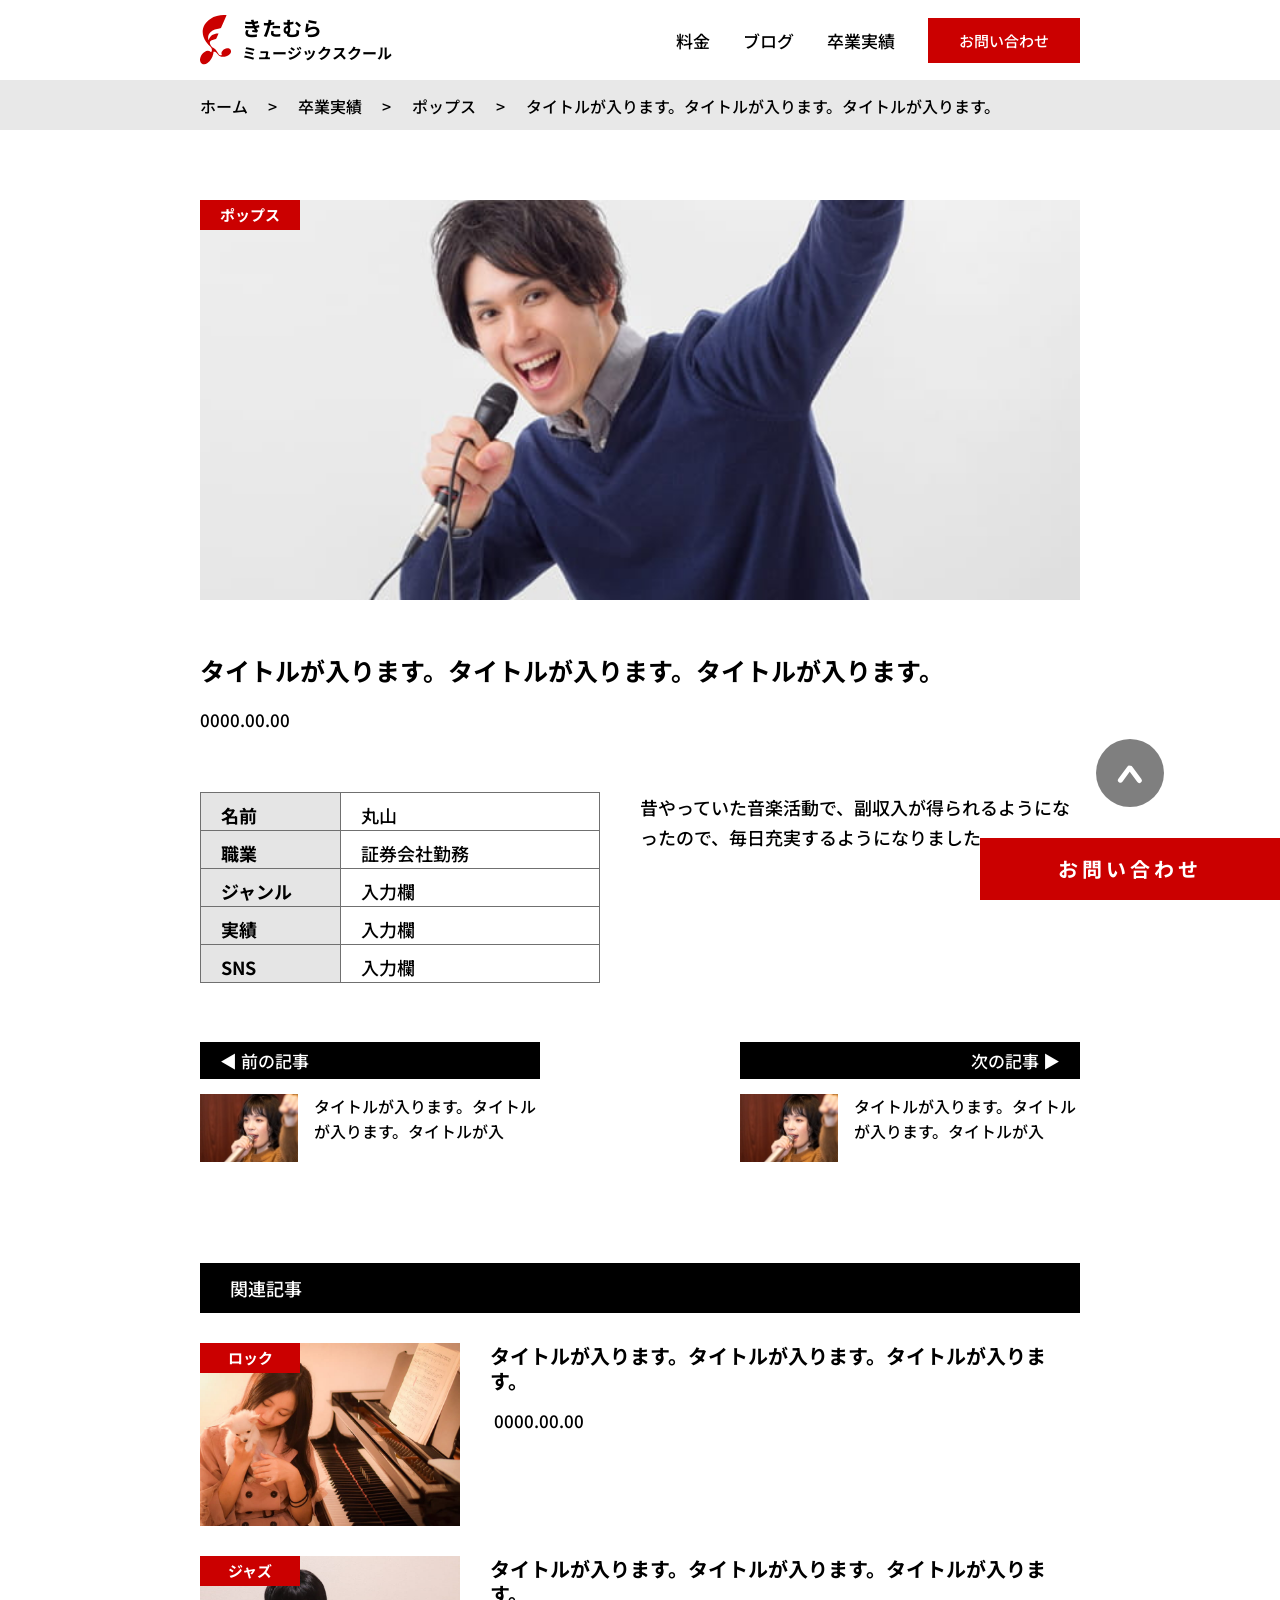
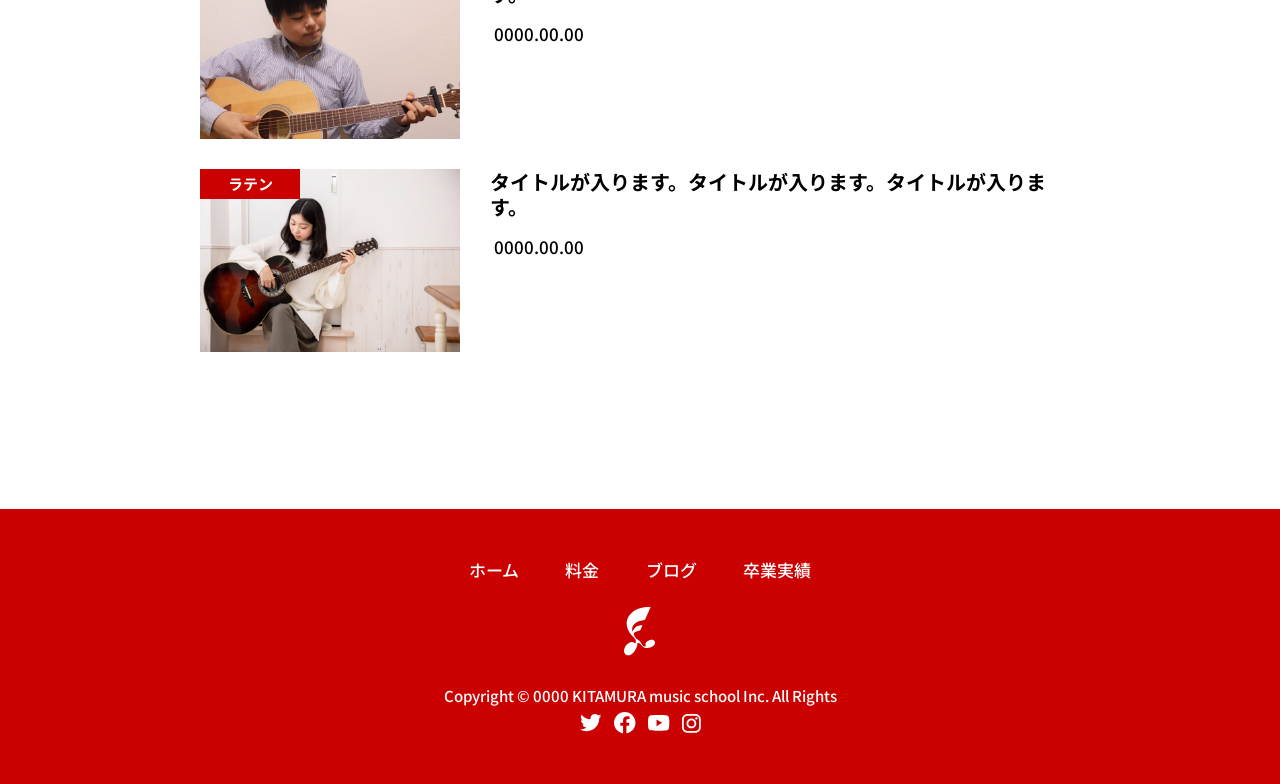
<file: result-detail.html>
<!DOCTYPE html>
<html lang="ja">

<head>
  <meta charset="UTF-8">
  <meta name="viewport" content="width=device-width, initial-scale=1.0">
  <title>きたむらミュージックスクール</title>
  <meta name="description" content="きたむらミュージックスクールの公式サイトです">
  <!-- noindex -->
  <meta name="robots" content="noindex">
  <!-- font -->
  <link rel="preconnect" href="https://fonts.googleapis.com">
  <link rel="preconnect" href="https://fonts.gstatic.com" crossorigin>
  <link href="https://fonts.googleapis.com/css2?family=Noto+Sans+JP:wght@100..900&display=swap" rel="stylesheet">
  <!-- favicon -->
  <link rel="icon" href="./favicon/favicon.ico" sizes="any">
  <link rel="icon" href="./favicon/favicon.svg" type="image/svg+xml">
  <link rel="apple-touch-icon" href="./favicon/apple-touch-icon.png">
  <!-- <link rel="manifest" href="./favicon/manifest.webmanifest"> -->
  <!-- css -->
  <link rel="stylesheet" href="./css/style.css">

</head>

<body>
  <div id="container">

    <!-- ヘッダー -->
    <header class="p-header">
      <div class="p-header__inner">
        <div class="p-header__logo">
          <a href="./index.html">
            <span class="p-header__image">
              <img src="./image/logo-red.svg" alt="きたむらミュージックスクールのロゴ">
            </span>
            <span class="p-header__company">
              <span>きたむら</span><br class="pc">ミュージックスクール
            </span>
          </a>
        </div>
    
        <!-- SP用 -->
        <div class="p-header__sp sp">
          <button id="js-hamburger" class="p-header__hamburger c-hamburger" type="button">
            <span></span>
            <span></span>
            <span></span>
          </button>
    
          <!-- SPドロワーメニュー -->
          <div class="p-header__menu">
            <nav>
              <ul>
                <li><a href="./page-price.html">料金</a></li>
                <li><a href="./archive-blog.html">ブログ</a></li>
                <li><a href="./archive-result.html">卒業実績</a></li>
              </ul>
            </nav>
          </div>
        </div>
        
        <!-- PC用ヘッダーメニュー -->
        <nav class="p-header__nav pc">
          <ul>
            <li class="p-header__nav-item"><a href="./page-price.html">料金</a></li>
            <li class="p-header__nav-item"><a href="./archive-blog.html">ブログ</a></li>
            <li class="p-header__nav-item"><a href="./archive-result.html">卒業実績</a></li>
            <li class="p-header__nav-item-contact"><a href="./page-contact.html">お問い合わせ</a></li>
          </ul>
        </nav>
    
      </div>
    </header>

    <main class="main p-result-detail">
      <!-- 下層fv -->

      <!-- パンくずリスト -->
      <div class="p-result-detail__bread">
        <div class="c-bread">
          <div class="l-inner">
            <ol>
              <li><a href="./index.html">ホーム</a></li>
              <li><a href="./archive-result.html">卒業実績</a></li>
              <li><a href="./archive-result.html">ポップス</a></li>
              <li><p>タイトルが入ります。タイトルが入ります。タイトルが入ります。</p></li>
            </ol>
          </div>

        </div>
      </div>


          <!-- 実績記事 -->
          <section id="" class="p-result-detail__article p-result-detail-article">
            <div class="p-result-detail-article__inner l-inner">
              <div class="p-result-detail-article__head">
  
                <!-- アイキャッチ -->
                <div class="p-blog-detail-article__head-image c-label-image c-label-image--result-detail">
                  <picture>
                    <!-- 写真違うかも -->
                    <source media="(min-width: 768px)" srcset="./image/voice1-pc.jpg">
                    <img src="./image/voice1-sp.jpg" alt="実績の写真">
                  </picture>
                  <span>ポップス</span>
                </div>
  
                <!-- セクションタイトル -->
                <div class="p-result-detail-article__head-title">
                  <h1>タイトルが入ります。タイトルが入ります。タイトルが入ります。</h1>
                </div>
                <time datetime="0000.00.00">0000.00.00</time>
  
              </div>
  
              <!-- コンテンツ -->
              <div class="p-result-detail-article__contents">
                <div class="p-result-detail-article__contents-table">
                  <table>
                    <tr>
                      <th>名前</th>
                      <td>丸山</td>
                    </tr>
                    <tr>
                      <th>職業</th>
                      <td>証券会社勤務</td>
                    </tr>
                    <tr>
                      <th>ジャンル</th>
                      <td>入力欄</td>
                    </tr>
                    <tr>
                      <th>実績</th>
                      <td>入力欄</td>
                    </tr>
                    <tr>
                      <th>SNS</th>
                      <td>入力欄</td>
                    </tr>
                  </table>
                </div>
                <div class="p-result-detail-article__contents-text">
                  <p>
                    昔やっていた音楽活動で、副収入が得られるようになったので、毎日充実するようになりました。
                  </p>
                </div>
              </div>
  
              <!-- ページネーション -->
              <div class="p-result-detail-article__pagination p-pagination p-pagination--result">
                <a href="#" class="p-pagination__item">
                  <div class="p-pagination__head p-pagination-before">
                    <p>◀︎ 前の記事</p>
                  </div>
                  <div class="p-pagination__body">
                    <div class="p-pagination__image pc">
                      <img src="./image/blog-kanren-pc.jpg" alt="前の実績写真">
                    </div>
                    <div class="p-pagination__text">
                      <p>タイトルが入ります。タイトルが入ります。タイトルが入</p>
                    </div>
                  </div>
                </a>
  
                <a href="#" class="p-pagination__item">
                  <div class="p-pagination__head p-pagination-after">
                    <p>次の記事 ▶︎</p>
                  </div>
                  <div class="p-pagination__body">
                    <div class="p-pagination__image pc">
                      <img src="./image/blog-kanren-pc.jpg" alt="後の実績写真">
                    </div>
                    <div class="p-pagination__text">
                      <p>タイトルが入ります。タイトルが入ります。タイトルが入</p>
                    </div>
                  </div>
                </a>
              </div>

            </div>
          </section>

          <!-- 関連記事 -->
          <div class="p-result-detail__connection p-connection p-connection--result">
            <div class="l-inner">
              <div class="p-connection__head">
                <p>関連記事</p>
              </div>
  
              <div class="p-connection__contents">
                <!-- 1つ目 -->
                <a href="#" class="p-connection__item">
  
                  <div class="p-connection__image c-label-image c-label-image--result-connection">
                    <img src="./image/result02-pc.jpg" alt="関連記事１">
                    <span>ロック</span>
                  </div>
  
                  <div class="p-connection__body">
                    <p>タイトルが入ります。タイトル<span>が入ります。タイトルが入ります。</span></p>
                    <time datetime="0000-00-00">0000.00.00</time>
                  </div>
                </a>
                <!-- 2つ目 -->
                <a href="#" class="p-connection__item">
                  <div class="p-connection__image c-label-image c-label-image--result-connection">
                    <img src="./image/result03-pc.jpg" alt="関連記事２">
                    <span>ジャズ</span>
                  </div>
                  <div class="p-connection__body">
                    <p>タイトルが入ります。タイトル<span>が入ります。タイトルが入ります。</span></p>
                    <time datetime="0000-00-00">0000.00.00</time>
                  </div>
                </a>
                <!-- 3つ目 -->
                <a href="#" class="p-connection__item">
                  <div class="p-connection__image c-label-image c-label-image--result-connection">
                    <img src="./image/result04-pc.jpg" alt="関連記事３">
                    <span>ラテン</span>
                  </div>
                  <div class="p-connection__body">
                    <p>タイトルが入ります。タイトル<span>が入ります。タイトルが入ります。</span></p>
                    <time datetime="0000-00-00">0000.00.00</time>
                  </div>
                </a>
              </div>

            </div>
          </div>

      <!-- ボタンエリア -->
      <div class="p-blog-detail__button p-button-area" id="buttons">
      
        <!-- To Topボタン -->
        <a href="#" class="p-button-area__arrow c-to-top-arrow">
          <span></span>
        </a>
      
        <!-- お問い合わせボタン -->
        <div class="p-button-area__contact c-button">
          <a href="./page-contact.html">お問い合わせ</a>
        </div>
      
      </div>

    </main>

    <footer class="p-footer">
      <div class="p-footer__inner l-inner">
        <div class="p-footer__content">
          <nav class="p-footer__nav">
            <ul>
              <li><a href="./index.html">ホーム</a></li>
              <li><a href="./page-price.html">料金</a></li>
              <li><a href="./archive-blog.html">ブログ</a></li>
              <li><a href="./archive-result.html">卒業実績</a></li>
            </ul>
          </nav>
          <div class="p-footer__company"><a href="./index.html"><img src="./image/logo-white.svg" alt="きたむらミュージックスクールのロゴ"></a>
          </div>
        </div>

        <div class="p-footer__copyright">
          <p>Copyright &copy; 0000 KITAMURA music school Inc. All Rights</p>
          <div class="p-footer__sns">
            <ul class="p-footer__sns-items sns">
              <li class="sns__list">
                <a href="#" class="sns__link x" target="_blank" rel="noopener noreferrer">
                  <img src="./image/icon-twitter.svg" alt="x">
                </a>
              </li>
              <li class="sns__list">
                <a href="#" class="sns__link fb" target="_blank" rel="noopener noreferrer">
                  <img src="./image/icon-facebook.svg" alt="facebook">
                </a>
              </li>
              <li class="sns__list">
                <a href="#" class="sns__link youtube" target="_blank" rel="noopener noreferrer">
                  <img src="./image/icon-youtube.svg" alt="youtube">
                </a>
              </li>
              <li class="sns__list">
                <a href="#" class="sns__link insta" target="_blank" rel="noopener noreferrer">
                  <img src="./image/icon-instagram.svg" alt="instagram">
                </a>
              </li>
            </ul>
          </div>
        </div>
      </div>

    </footer>

  </div>

  <!-- JavaScript -->
  <script src="https://ajax.googleapis.com/ajax/libs/jquery/2.2.4/jquery.min.js"></script>
  <script src="js/main.js"></script>
</body>

</html>
</file>
<file: css/style.css>
@charset "UTF-8";
.pc {
  display: none;
}
@media (min-width: 768px) {
  .pc {
    display: block;
  }
}

@media (min-width: 768px) {
  .sp {
    display: none !important;
  }
}

.line-break {
  display: inline-block;
}
@media (min-width: 768px) {
  .line-break {
    display: inline;
  }
}

/* ----------
base
------------ */
html {
  -webkit-appearance: none;
  -webkit-text-size-adjust: 100%;
  word-break: break-all;
  scroll-behavior: smooth;
  font-size: 2.6666666667vw;
}
@media (min-width: 375px) {
  html {
    font-size: 10px;
  }
}
@media (min-width: 768px) {
  html {
    font-size: 1.0638297872vw;
  }
}
@media (min-width: 940px) {
  html {
    font-size: 10px;
  }
}

body {
  font-family: "Yu Gothic", "YuGothic", "Noto Sans JP", sans-serif;
  font-optical-sizing: auto;
  font-weight: 500;
  color: #000000;
  font-size: 1.8rem;
  line-height: 1.6666666667;
  letter-spacing: 0;
}

body.is-fixed {
  overflow: hidden;
}

main {
  padding-top: 50px;
}
@media (min-width: 768px) {
  main {
    padding-top: 80px;
  }
}

#container {
  width: 100%;
}

/* ----------
common
------------ */
img {
  width: 100%;
  height: auto;
  display: block;
}

section {
  scroll-margin-top: 50px;
}
@media (min-width: 768px) {
  section {
    scroll-margin-top: 80px;
  }
}

/***
    The new CSS reset - version 1.11.3 (last updated 25.08.2024)
    GitHub page: https://github.com/elad2412/the-new-css-reset
***/
/*
    Remove all the styles of the "User-Agent-Stylesheet", except for the 'display' property
    - The "symbol *" part is to solve Firefox SVG sprite bug
    - The "html" element is excluded, otherwise a bug in Chrome breaks the CSS hyphens property (https://github.com/elad2412/the-new-css-reset/issues/36)
 */
*:where(:not(html, iframe, canvas, img, svg, video, audio):not(svg *, symbol *)) {
  all: unset;
  display: revert;
}

/* Preferred box-sizing value */
*,
*::before,
*::after {
  -webkit-box-sizing: border-box;
          box-sizing: border-box;
}

/* Fix mobile Safari increase font-size on landscape mode */
html {
  -moz-text-size-adjust: none;
  -webkit-text-size-adjust: none;
  -ms-text-size-adjust: none;
      text-size-adjust: none;
}

/* Reapply the pointer cursor for anchor tags */
a,
button {
  cursor: revert;
}

/* Remove list styles (bullets/numbers) */
ol,
ul,
menu,
summary,
li {
  list-style: none;
}

/* Firefox: solve issue where nested ordered lists continue numbering from parent (https://bugzilla.mozilla.org/show_bug.cgi?id=1881517) */
ol {
  counter-reset: revert;
}

/* For images to not be able to exceed their container */
img {
  max-inline-size: 100%;
  max-block-size: 100%;
}

/* removes spacing between cells in tables */
table {
  border-collapse: collapse;
}

/* Safari - solving issue when using user-select:none on the <body> text input doesn't working */
input,
textarea {
  -webkit-user-select: auto;
}

/* revert the 'white-space' property for textarea elements on Safari */
textarea {
  white-space: revert;
}

/* minimum style to allow to style meter element */
meter {
  -webkit-appearance: revert;
  -moz-appearance: revert;
       appearance: revert;
}

/* preformatted text - use only for this feature */
:where(pre) {
  all: revert;
  -webkit-box-sizing: border-box;
          box-sizing: border-box;
}

/* reset default text opacity of input placeholder */
::-webkit-input-placeholder {
  color: unset;
}
::-moz-placeholder {
  color: unset;
}
:-ms-input-placeholder {
  color: unset;
}
::-ms-input-placeholder {
  color: unset;
}
::placeholder {
  color: unset;
}

/* fix the feature of 'hidden' attribute.
   display:revert; revert to element instead of attribute */
:where([hidden]) {
  display: none;
}

/* revert for bug in Chromium browsers
   - fix for the content editable attribute will work properly.
   - webkit-user-select: auto; added for Safari in case of using user-select:none on wrapper element*/
:where([contenteditable]:not([contenteditable=false])) {
  -moz-user-modify: read-write;
  -webkit-user-modify: read-write;
  overflow-wrap: break-word;
  -webkit-line-break: after-white-space;
  -webkit-user-select: auto;
}

/* apply back the draggable feature - exist only in Chromium and Safari */
:where([draggable=true]) {
  -webkit-user-drag: element;
}

/* Revert Modal native behavior */
/* :where(dialog:modal) {
  all: revert;
  box-sizing: border-box;
} */
/* Remove details summary webkit styles */
::-webkit-details-marker {
  display: none;
}

.l-inner {
  max-width: 940px;
  padding-inline: 20px;
  margin-inline: auto;
}
@media (min-width: 768px) {
  .l-inner {
    padding-inline: 30px;
  }
}

.c-bread {
  width: 100%;
  background-color: #e8e8e8;
  padding-block: 0.4rem 0.4rem;
}
@media (min-width: 768px) {
  .c-bread {
    padding-block: 0;
  }
}

.c-bread ol {
  padding-block: 0.6rem 0.1rem;
  display: -webkit-box;
  display: -ms-flexbox;
  display: flex;
  -ms-flex-wrap: wrap;
      flex-wrap: wrap;
  -webkit-column-gap: 2.1rem;
     -moz-column-gap: 2.1rem;
          column-gap: 2.1rem;
}
@media (min-width: 768px) {
  .c-bread ol {
    padding-block: 1rem 0.7rem;
  }
}

.c-bread ol li {
  display: -webkit-box;
  display: -ms-flexbox;
  display: flex;
}

.c-bread ol li:not(:last-of-type)::after {
  content: ">";
  margin-left: 1.9rem;
  font-size: 1.6rem;
  line-height: 1.25;
}
@media (min-width: 768px) {
  .c-bread ol li:not(:last-of-type)::after {
    margin-left: 2rem;
    line-height: 2.0625;
  }
}

.c-bread a,
.c-bread p {
  font-size: 1.6rem;
  line-height: 1.25;
}
@media (min-width: 768px) {
  .c-bread a,
  .c-bread p {
    line-height: 2.0625;
  }
}

.c-bread a {
  -webkit-transition: opacity 0.4s;
  transition: opacity 0.4s;
}
@media (any-hover: hover) {
  .c-bread a:hover {
    opacity: 0.7;
  }
}

.c-button {
  width: 100%;
}
@media (min-width: 768px) {
  .c-button {
    width: 30rem;
  }
}

.c-button a {
  font-size: 2rem;
  line-height: 3;
  letter-spacing: 0.2em;
  font-weight: 700;
  background-color: #CB0000;
  color: #fff;
  display: block;
  text-align: center;
  border: solid 0.1rem #CB0000;
  -webkit-transition: background-color 0.4s, color 0.4s;
  transition: background-color 0.4s, color 0.4s;
}
@media (any-hover: hover) {
  .c-button a:hover {
    background-color: #fff;
    color: #CB0000;
  }
}

.c-h3-title P {
  font-size: 2rem;
  line-height: 1.5;
  font-weight: 700;
  position: relative;
  padding-left: 0.95rem;
}

.c-h3-title P::before {
  position: absolute;
  content: "";
  width: 0.3rem;
  height: 100%;
  top: 0;
  left: 0;
  background-color: #000000;
}

.c-hamburger {
  position: relative;
  display: block;
  background: #CB0000;
  width: 71px;
  height: 50px;
  cursor: pointer;
}

.c-hamburger span {
  position: absolute;
  display: block;
  left: 50%;
  -webkit-transform: translateX(-50%);
          transform: translateX(-50%);
  width: 32px;
  height: 4px;
  background: #fff;
  -webkit-transition: 0.4s;
  transition: 0.4s;
  border-radius: 2px;
}

.c-hamburger span:nth-of-type(1) {
  top: 22%;
}

.c-hamburger span:nth-of-type(2) {
  top: 46%;
}

.c-hamburger span:nth-of-type(3) {
  top: 70%;
}

.c-hamburger.is-active span:nth-of-type(1) {
  top: 50%;
  -webkit-transform: translate(-50%, -50%) rotate(45deg);
          transform: translate(-50%, -50%) rotate(45deg);
}

.c-hamburger.is-active span:nth-of-type(2) {
  opacity: 0;
}

.c-hamburger.is-active span:nth-of-type(3) {
  top: 50%;
  -webkit-transform: translate(-50%, -50%) rotate(-45deg);
          transform: translate(-50%, -50%) rotate(-45deg);
}

.c-label-image {
  position: relative;
  width: 100%;
}

.c-label-image img {
  -o-object-fit: cover;
     object-fit: cover;
  aspect-ratio: 335/200;
}
@media (min-width: 768px) {
  .c-label-image img {
    aspect-ratio: 260/200;
  }
}

.c-label-image--archive-blog img {
  aspect-ratio: 335/200;
}
@media (min-width: 768px) {
  .c-label-image--archive-blog img {
    aspect-ratio: 260/184;
  }
}

.c-label-image--blog-detail img {
  aspect-ratio: 335/200;
}
@media (min-width: 768px) {
  .c-label-image--blog-detail img {
    aspect-ratio: 600/350;
  }
}

.c-label-image--blog-connection img {
  aspect-ratio: 160/110;
}
@media (min-width: 768px) {
  .c-label-image--blog-connection img {
    aspect-ratio: 200/140;
  }
}

@media (min-width: 768px) {
  .c-label-image--archive-result img {
    aspect-ratio: 387/273;
  }
}

.c-label-image--result-detail img {
  aspect-ratio: 335/236;
}
@media (min-width: 768px) {
  .c-label-image--result-detail img {
    aspect-ratio: 880/400;
  }
}

.c-label-image--result-connection img {
  aspect-ratio: 160/113;
}
@media (min-width: 768px) {
  .c-label-image--result-connection img {
    aspect-ratio: 260/183;
  }
}

.c-label-image span {
  position: absolute;
  background-color: #CB0000;
  color: #fff;
  top: 0;
  left: 0;
  font-weight: 700;
  text-align: center;
  width: 9rem;
  font-size: 1.5rem;
  line-height: 2;
}
@media (min-width: 768px) {
  .c-label-image span {
    width: 8rem;
  }
}

.c-label-image--archive-blog span {
  width: 9rem;
  font-size: 1.5rem;
  line-height: 2;
}
@media (min-width: 768px) {
  .c-label-image--archive-blog span {
    width: 8rem;
  }
}

.c-label-image--blog-detail span {
  font-size: 1.5rem;
  line-height: 1.6666666667;
  width: 9rem;
  height: 3rem;
  padding-block: 0.4rem 0.1rem;
}
@media (min-width: 768px) {
  .c-label-image--blog-detail span {
    width: 8rem;
    padding-block: 0.3rem 0.2rem;
  }
}

.c-label-image--blog-connection span {
  width: 8rem;
  font-size: 1.5rem;
  line-height: 2;
}

.c-label-image--archive-result span {
  width: 10rem;
  font-size: 1.5rem;
  line-height: 2;
}
.c-label-image--result-detail span {
  width: 10rem;
  font-size: 1.5rem;
  line-height: 2;
}
.c-label-image--result-connection span {
  width: 8rem;
  font-size: 1.5rem;
  line-height: 2;
}
@media (min-width: 768px) {
  .c-label-image--result-connection span {
    width: 10rem;
  }
}

.c-loupe {
  background-color: #000000;
  width: 5.4rem;
  height: 5.4rem;
  position: relative;
}

.c-loupe span {
  position: absolute;
  content: "";
  width: 2.5rem;
  height: 2.5rem;
  border: solid 2px #fff;
  border-radius: 50%;
  left: 50%;
  top: 50%;
  -webkit-transform: translate(-50%, -50%);
          transform: translate(-50%, -50%);
}

.c-loupe span::after {
  position: absolute;
  content: "";
  width: 1.18rem;
  height: 0.2rem;
  background-color: #fff;
  bottom: 0;
  left: 100%;
  -webkit-transform-origin: left center;
          transform-origin: left center;
  -webkit-transform: translateX(-20%) rotate(45deg);
          transform: translateX(-20%) rotate(45deg);
}

.c-pagination {
  display: -webkit-box;
  display: -ms-flexbox;
  display: flex;
  -webkit-column-gap: 0.5rem;
     -moz-column-gap: 0.5rem;
          column-gap: 0.5rem;
  -webkit-box-pack: center;
      -ms-flex-pack: center;
          justify-content: center;
}
@media (min-width: 768px) {
  .c-pagination {
    -webkit-column-gap: 1rem;
       -moz-column-gap: 1rem;
            column-gap: 1rem;
  }
}

.c-pagination a,
.c-pagination span.is-active {
  font-size: 1.6rem;
  line-height: 1.75;
  color: #000000;
  background-color: #fff;
  border: solid 1px #000000;
  width: 4.4rem;
  height: 4.4rem;
  display: -webkit-box;
  display: -ms-flexbox;
  display: flex;
  -webkit-box-align: center;
      -ms-flex-align: center;
          align-items: center;
  -webkit-box-pack: center;
      -ms-flex-pack: center;
          justify-content: center;
  -webkit-transition: background-color 0.4s, color 0.4s;
  transition: background-color 0.4s, color 0.4s;
}
@media (min-width: 768px) {
  .c-pagination a,
  .c-pagination span.is-active {
    font-size: 1.8rem;
    line-height: 1.6666666667;
    width: 5rem;
    height: 5rem;
  }
}
@media (any-hover: hover) {
  .c-pagination a:hover,
  .c-pagination span.is-active:hover {
    background-color: #000000;
    color: #fff;
  }
}

.c-pagination span.is-active {
  background-color: #000000;
  color: #fff;
}

.c-pagination span.leader {
  font-size: 1.6rem;
  line-height: 1.75;
  width: 3.1rem;
  height: 4.4rem;
  display: -webkit-box;
  display: -ms-flexbox;
  display: flex;
  -webkit-box-pack: center;
      -ms-flex-pack: center;
          justify-content: center;
  -webkit-box-align: center;
      -ms-flex-align: center;
          align-items: center;
}
@media (min-width: 768px) {
  .c-pagination span.leader {
    font-size: 1.8rem;
    line-height: 1.6666666667;
    width: 3.7rem;
    height: 5rem;
  }
}

.c-qa-arrow {
  display: block;
  width: 13.62px;
  height: 9.24px;
  position: relative;
  -webkit-transition: -webkit-transform 0.35s ease-in-out;
  transition: -webkit-transform 0.35s ease-in-out;
  transition: transform 0.35s ease-in-out;
  transition: transform 0.35s ease-in-out, -webkit-transform 0.35s ease-in-out;
}

.j-question.active .c-qa-arrow {
  -webkit-transform: rotate(180deg);
          transform: rotate(180deg);
}

.c-qa-arrow::before,
.c-qa-arrow::after {
  content: "";
  position: absolute;
  bottom: 0;
  width: 11.48px;
  height: 1px;
  background-color: #000000;
}

.c-qa-arrow::before {
  right: calc(50% - 0.2px);
  -webkit-transform-origin: right center;
          transform-origin: right center;
  -webkit-transform: rotate(53.6deg);
          transform: rotate(53.6deg);
}

.c-qa-arrow::after {
  left: calc(50% - 0.2px);
  -webkit-transform-origin: left center;
          transform-origin: left center;
  -webkit-transform: rotate(-53.6deg);
          transform: rotate(-53.6deg);
}

.c-section-title-low {
  text-align: center;
}

.c-section-title-low h2 {
  font-size: 2.5rem;
  line-height: 1.6;
  font-weight: 700;
  color: #000000;
}
@media (min-width: 768px) {
  .c-section-title-low h2 {
    font-size: 2.5rem;
    line-height: 1.52;
  }
}

.c-section-title {
  text-align: center;
}

.c-section-title h2 {
  font-size: 2.5rem;
  line-height: 1.6;
  font-weight: 700;
  color: #000000;
}
@media (min-width: 768px) {
  .c-section-title h2 {
    font-size: 3rem;
    line-height: 1.6666666667;
  }
}

.c-section-title--red h2 {
  color: #CB0000;
}

.c-section-title--white h2 {
  color: #fff;
}

@media (min-width: 768px) {
  .c-section-title--big h2 {
    font-size: 3.5rem;
    line-height: 1.4285714286;
  }
}

.c-to-top-arrow {
  width: 68px;
  height: 68px;
  background-color: rgba(0, 0, 0, 0.502);
  border-radius: 50%;
  display: -webkit-box;
  display: -ms-flexbox;
  display: flex;
  -webkit-box-pack: center;
      -ms-flex-pack: center;
          justify-content: center;
  padding-top: 25px;
  margin-left: auto;
}
@media (min-width: 768px) {
  .c-to-top-arrow {
    margin-inline: auto;
  }
}
.c-to-top-arrow {
  -webkit-transition: opacity 0.4s;
  transition: opacity 0.4s;
}

@media (any-hover: hover) {
  .c-to-top-arrow:hover {
    opacity: 0.7;
  }
}

.c-to-top-arrow span {
  display: block;
  width: 23.15px;
  height: 15.7px;
  position: relative;
}

.c-to-top-arrow span::before,
.c-to-top-arrow span::after {
  content: "";
  position: absolute;
  top: 0;
  width: 19.505656px;
  height: 5px;
  background-color: #fff;
  border-radius: 2.5px;
}

.c-to-top-arrow span::before {
  right: calc(50% - 0.5px);
  -webkit-transform-origin: right center;
          transform-origin: right center;
  -webkit-transform: rotate(-53.6deg);
          transform: rotate(-53.6deg);
}

.c-to-top-arrow span::after {
  left: calc(50% - 0.5px);
  -webkit-transform-origin: left center;
          transform-origin: left center;
  -webkit-transform: rotate(53.6deg);
          transform: rotate(53.6deg);
}

.p-404__section {
  padding-block: 4.7rem 5rem;
}
@media (min-width: 768px) {
  .p-404__section {
    padding-block: 6.7rem 9rem;
  }
}

@media (min-width: 768px) {
  .p-404__section-text {
    text-align: center;
  }
}

.p-404__section-text p {
  font-size: 1.6rem;
  line-height: 1.875;
}
@media (min-width: 768px) {
  .p-404__section-text p {
    font-size: 1.8rem;
    line-height: 1.6666666667;
  }
}

.p-404__section-button {
  margin-top: 0.9rem;
}
@media (min-width: 768px) {
  .p-404__section-button {
    margin-top: 4rem;
  }
}

.p-404__section-button a {
  margin-inline: auto;
  display: block;
  width: 100%;
  font-size: 2rem;
  line-height: 2.5;
  color: #fff;
  font-weight: 700;
  background: #CB0000;
  text-align: center;
  border: solid 0.1rem #CB0000;
  -webkit-transition: background-color 0.4s, color 0.4s;
  transition: background-color 0.4s, color 0.4s;
}
@media (min-width: 768px) {
  .p-404__section-button a {
    font-size: 2.5rem;
    line-height: 2;
    width: 25rem;
  }
}
@media (any-hover: hover) {
  .p-404__section-button a:hover {
    background-color: #fff;
    color: #CB0000;
  }
}

.p-archive-blog-list__search-result {
  display: -webkit-box;
  display: -ms-flexbox;
  display: flex;
  -webkit-box-pack: justify;
      -ms-flex-pack: justify;
          justify-content: space-between;
}

.p-archive-blog-list__search-result p {
  font-size: 1.8rem;
  line-height: 1.6666666667;
}

.p-archive-blog-list__search-result p span {
  font-weight: 700;
}

.p-archive-blog-list__contents {
  margin-top: 3.9rem;
}
@media (min-width: 768px) {
  .p-archive-blog-list__contents {
    margin-top: 3.8rem;
  }
}

.p-archive-blog-list__articles ul {
  display: -webkit-box;
  display: -ms-flexbox;
  display: flex;
  -webkit-box-orient: vertical;
  -webkit-box-direction: normal;
      -ms-flex-direction: column;
          flex-direction: column;
  row-gap: 3.9rem;
}
@media (min-width: 768px) {
  .p-archive-blog-list__articles ul {
    row-gap: 7rem;
  }
}

.p-archive-blog-list__article a {
  -webkit-transition: opacity 0.4s;
  transition: opacity 0.4s;
}
@media (min-width: 768px) {
  .p-archive-blog-list__article a {
    display: -webkit-box;
    display: -ms-flexbox;
    display: flex;
    -webkit-column-gap: 5.6818181818%;
       -moz-column-gap: 5.6818181818%;
            column-gap: 5.6818181818%;
  }
}
@media (any-hover: hover) {
  .p-archive-blog-list__article a:hover {
    opacity: 0.7;
  }
}

@media (min-width: 768px) {
  .p-archive-blog-list__media {
    width: 29.5454545455%;
  }
}

.p-archive-blog-list__body {
  margin-top: 3rem;
}
@media (min-width: 768px) {
  .p-archive-blog-list__body {
    margin-top: 0;
    -webkit-box-flex: 1;
        -ms-flex: 1;
            flex: 1;
  }
}

.p-archive-blog-list__body h3,
.p-archive-blog-list__body-search-title {
  font-size: 2rem;
  font-weight: 700;
  line-height: 1.5;
  margin-top: 0.6rem;
}
@media (min-width: 768px) {
  .p-archive-blog-list__body h3,
  .p-archive-blog-list__body-search-title {
    line-height: 1.25;
    margin-top: 0;
  }
}

.p-archive-blog-list__body time {
  font-size: 1.7rem;
  line-height: 1.7647058824;
  margin-top: 0.6rem;
  text-align: right;
  display: block;
}
@media (min-width: 768px) {
  .p-archive-blog-list__body time {
    margin-top: 0.3rem;
    -moz-text-align-last: left;
         text-align-last: left;
  }
}

.p-archive-blog-list__body p {
  font-size: 1.6rem;
  line-height: 1.875;
  margin-top: 0.8rem;
  display: -webkit-box;
  -webkit-box-orient: vertical;
  -webkit-line-clamp: 5;
  overflow: hidden;
}
@media (min-width: 768px) {
  .p-archive-blog-list__body p {
    font-size: 1.8rem;
    line-height: 1.6666666667;
    margin-top: 1.1rem;
    -webkit-line-clamp: 3;
  }
}

.p-archive-blog-list__pagination {
  margin-top: 5.9rem;
}
@media (min-width: 768px) {
  .p-archive-blog-list__pagination {
    margin-top: 7rem;
  }
}

.p-archive-blog__list {
  padding-top: 4.6rem;
  padding-bottom: 20.3rem;
}
@media (min-width: 768px) {
  .p-archive-blog__list {
    padding-top: 6.7rem;
    padding-bottom: 21rem;
  }
}

.p-archive-result-list__contents {
  margin-top: 4rem;
}

.p-archive-result-list__articles ul {
  display: -webkit-box;
  display: -ms-flexbox;
  display: flex;
  -webkit-box-orient: vertical;
  -webkit-box-direction: normal;
      -ms-flex-direction: column;
          flex-direction: column;
  row-gap: 3.9rem;
}
@media (min-width: 768px) {
  .p-archive-result-list__articles ul {
    -webkit-box-orient: horizontal;
    -webkit-box-direction: normal;
        -ms-flex-direction: row;
            flex-direction: row;
    -ms-flex-wrap: wrap;
        flex-wrap: wrap;
    -webkit-column-gap: 12.0454545455%;
       -moz-column-gap: 12.0454545455%;
            column-gap: 12.0454545455%;
    row-gap: 6.1rem;
  }
}

.p-archive-result-list__article {
  width: 100%;
}
@media (min-width: 768px) {
  .p-archive-result-list__article {
    width: 43.9772727273%;
  }
}

.p-archive-result-list__article a {
  -webkit-transition: opacity 0.4s, -webkit-transform 0.4s;
  transition: opacity 0.4s, -webkit-transform 0.4s;
  transition: opacity 0.4s, transform 0.4s;
  transition: opacity 0.4s, transform 0.4s, -webkit-transform 0.4s;
}
@media (any-hover: hover) {
  .p-archive-result-list__article a:hover {
    opacity: 0.7;
    -webkit-transform: scale(1.2);
            transform: scale(1.2);
  }
}

.p-archive-result-list__body h3 {
  font-size: 2rem;
  font-weight: 700;
  line-height: 1.25;
  margin-top: 2rem;
  display: -webkit-box;
  -webkit-box-orient: vertical;
  -webkit-line-clamp: 2;
  overflow: hidden;
}

.p-archive-result-list__body time {
  font-size: 1.8rem;
  line-height: 1.7777777778;
  margin-top: 1rem;
  text-align: right;
  display: block;
}

.p-archive-result-list__pagination {
  margin-top: 5.9rem;
}
@media (min-width: 768px) {
  .p-archive-result-list__pagination {
    margin-top: 7rem;
  }
}

.p-archive-result__list {
  padding-block: 4.6rem 20.3rem;
}
@media (min-width: 768px) {
  .p-archive-result__list {
    padding-block: 6.5rem 21rem;
  }
}

.p-blog-detail-article__head-title {
  margin-top: 3rem;
}
@media (min-width: 768px) {
  .p-blog-detail-article__head-title {
    margin-top: 4.6rem;
  }
}

.p-blog-detail-article__head-title h1 {
  font-size: 2rem;
  line-height: 1.5;
  font-weight: 700;
  color: #000000;
}
@media (min-width: 768px) {
  .p-blog-detail-article__head-title h1 {
    font-size: 2.5rem;
    line-height: 1.6;
  }
}

.p-blog-detail-article__head time {
  font-size: 1.7rem;
  line-height: 1.7647058824;
  display: block;
  margin-top: 0.6rem;
}
@media (min-width: 768px) {
  .p-blog-detail-article__head time {
    margin-top: 0.5rem;
  }
}

.p-blog-detail-article__head-sns {
  display: -webkit-box;
  display: -ms-flexbox;
  display: flex;
  -ms-flex-wrap: nowrap;
      flex-wrap: nowrap;
  -webkit-column-gap: 0.8955223881%;
     -moz-column-gap: 0.8955223881%;
          column-gap: 0.8955223881%;
  margin-top: 2.1rem;
}
@media (min-width: 768px) {
  .p-blog-detail-article__head-sns {
    max-width: 47.1rem;
    width: 100%;
    -webkit-column-gap: 0.7481296758%;
       -moz-column-gap: 0.7481296758%;
            column-gap: 0.7481296758%;
  }
}

.p-blog-detail-article__contents {
  margin-top: 2.7rem;
}
@media (min-width: 768px) {
  .p-blog-detail-article__contents {
    margin-top: 4.8rem;
  }
}

.p-blog-detail-article__contents h2 {
  font-size: 2rem;
  line-height: 1.5;
  font-weight: 700;
  margin-top: 3.9rem;
}

.p-blog-detail-article__contents-text {
  font-size: 1.6rem;
  line-height: 1.875;
  margin-top: 1.7rem;
}
@media (min-width: 768px) {
  .p-blog-detail-article__contents-text {
    font-size: 1.8rem;
    line-height: 1.6666666667;
  }
}

.p-blog-detail-article__contents-span-sp {
  display: inline;
}
@media (min-width: 768px) {
  .p-blog-detail-article__contents-span-sp {
    display: none;
  }
}

.p-blog-detail-article__contents-image {
  margin-top: 3.9rem;
}
@media (min-width: 768px) {
  .p-blog-detail-article__contents-image {
    margin-top: 1.9rem;
    width: 33.5rem;
  }
}

.p-blog-detail-article__contents-image img {
  aspect-ratio: 335/200;
  -o-object-fit: cover;
     object-fit: cover;
}

.p-blog-detail-article__contents ul {
  margin-top: 2.7rem;
}

.p-blog-detail-article__contents li {
  font-size: 1.6rem;
  line-height: 1.875;
}
@media (min-width: 768px) {
  .p-blog-detail-article__contents li {
    font-size: 1.8rem;
    line-height: 1.6666666667;
  }
}

.p-blog-detail-article__contents li::before {
  content: "・";
  font-size: 1.6rem;
  line-height: 1.875;
}
@media (min-width: 768px) {
  .p-blog-detail-article__contents li::before {
    font-size: 1.6rem;
    line-height: 1.875;
  }
}

.p-blog-detail-article__contents hr {
  margin-top: 3.85rem;
  border: none;
  border-top: solid 0.05rem #000000;
}

.p-blog-detail-article__contents h3 {
  font-size: 2rem;
  line-height: 1.5;
  font-weight: 700;
  margin-top: 4.8rem;
  position: relative;
  padding-left: 0.95rem;
}
@media (min-width: 768px) {
  .p-blog-detail-article__contents h3 {
    line-height: 2;
    margin-top: 4.1rem;
  }
}

.p-blog-detail-article__contents h3:before {
  content: "";
  position: absolute;
  width: 0.3rem;
  height: 5rem;
  left: 0;
  top: 50%;
  -webkit-transform: translateY(-50%);
          transform: translateY(-50%);
  background-color: #000000;
}
@media (min-width: 768px) {
  .p-blog-detail-article__contents h3:before {
    height: 2rem;
  }
}

.p-blog-detail-article__contents blockquote {
  background: #E8E8E8;
  padding-block: 1.7rem 1.1rem;
  padding-right: 2rem;
  margin-top: 1.95rem;
}

.p-blog-detail-article__contents blockquote p {
  font-size: 1.6rem;
  line-height: 1.875;
  position: relative;
  padding-left: 7rem;
}
@media (min-width: 768px) {
  .p-blog-detail-article__contents blockquote p {
    font-size: 1.8rem;
    line-height: 1.6666666667;
    padding-left: 6.8rem;
  }
}

.p-blog-detail-article__contents blockquote p:before {
  content: "";
  position: absolute;
  width: 2.704rem;
  height: 2.328rem;
  left: 2.548rem;
  top: 0.486rem;
  background-image: url(../image/icon-blockquote.svg);
  background-position: center;
  background-size: contain;
}
@media (min-width: 768px) {
  .p-blog-detail-article__contents blockquote p:before {
    width: 2.9rem;
    height: 2.4967rem;
    left: 3rem;
    top: 0;
  }
}

.p-blog-detail-article__contents cite {
  display: block;
  margin-top: 2.7rem;
}
@media (min-width: 768px) {
  .p-blog-detail-article__contents cite {
    margin-top: 2.6rem;
  }
}

.p-blog-detail-article__contents cite a {
  display: inline-block;
  font-size: 2rem;
  line-height: 1.65;
  font-weight: 700;
  color: #CB0000;
  position: relative;
  -webkit-transition: opacity 0.4s;
  transition: opacity 0.4s;
}
@media (any-hover: hover) {
  .p-blog-detail-article__contents cite a:hover {
    opacity: 0.7;
  }
}

.p-blog-detail-article__contents cite a::after {
  content: "";
  position: absolute;
  width: 14rem;
  height: 0.1rem;
  left: 0;
  bottom: 0.45rem;
  background-color: #CB0000;
}
@media (min-width: 768px) {
  .p-blog-detail-article__contents cite a::after {
    bottom: 0.6rem;
  }
}

.p-blog-detail__column {
  margin-top: 5.4rem;
  margin-bottom: 19.7rem;
}
@media (min-width: 768px) {
  .p-blog-detail__column {
    margin-top: 7rem;
    margin-bottom: 18.7rem;
  }
}

.p-blog-detail__inner {
  display: -webkit-box;
  display: -ms-flexbox;
  display: flex;
  -webkit-box-orient: vertical;
  -webkit-box-direction: normal;
      -ms-flex-direction: column;
          flex-direction: column;
  row-gap: 3rem;
}
@media (min-width: 768px) {
  .p-blog-detail__inner {
    -webkit-box-orient: horizontal;
    -webkit-box-direction: normal;
        -ms-flex-direction: row;
            flex-direction: row;
    -webkit-column-gap: 3.4090909091%;
       -moz-column-gap: 3.4090909091%;
            column-gap: 3.4090909091%;
  }
}

@media (min-width: 768px) {
  .p-blog-detail__column-contents {
    -webkit-box-flex: 1;
        -ms-flex: 1;
            flex: 1;
  }
}

.p-blog-detail__article {
  margin-bottom: 6.3rem;
}
@media (min-width: 768px) {
  .p-blog-detail__article {
    margin-bottom: 9.3rem;
  }
}

@media (min-width: 768px) {
  .p-blog-detail__column-side {
    width: 28.4090909091%;
  }
}

.p-button-area {
  z-index: 100;
  position: fixed;
  width: 100%;
  padding-inline: 2rem;
  bottom: 0;
}
@media (min-width: 768px) {
  .p-button-area {
    width: 30rem;
    padding-inline: 0;
    right: 0;
  }
}

.p-button-area__arrow {
  margin-bottom: 1.9rem;
}
@media (min-width: 768px) {
  .p-button-area__arrow {
    margin-bottom: 3.1rem;
  }
}

.p-connection--result .p-connection__item {
  -webkit-column-gap: 5.9701492537%;
     -moz-column-gap: 5.9701492537%;
          column-gap: 5.9701492537%;
}
@media (min-width: 768px) {
  .p-connection--result .p-connection__item {
    -webkit-column-gap: 3.4090909091%;
       -moz-column-gap: 3.4090909091%;
            column-gap: 3.4090909091%;
  }
}
.p-connection--result .p-connection__image {
  width: 47.7611940299%;
}
@media (min-width: 768px) {
  .p-connection--result .p-connection__image {
    width: 29.5454545455%;
  }
}
.p-connection--result .p-connection__body p {
  margin-top: 0;
}

.p-connection__head {
  height: 5rem;
  background-color: #000000;
  color: #fff;
  text-align: center;
  padding-inline: 3rem;
}
@media (min-width: 768px) {
  .p-connection__head {
    -moz-text-align-last: left;
         text-align-last: left;
  }
}

.p-connection__head p {
  font-size: 1.8rem;
  line-height: 2.7777777778;
}

.p-connection__contents {
  margin-top: 2.046rem;
  display: -webkit-box;
  display: -ms-flexbox;
  display: flex;
  -webkit-box-orient: vertical;
  -webkit-box-direction: normal;
      -ms-flex-direction: column;
          flex-direction: column;
  row-gap: 2.093rem;
}
@media (min-width: 768px) {
  .p-connection__contents {
    margin-top: 3rem;
    row-gap: 3rem;
  }
}

.p-connection__item {
  display: -webkit-box;
  display: -ms-flexbox;
  display: flex;
  -webkit-column-gap: 5.9701492537%;
     -moz-column-gap: 5.9701492537%;
          column-gap: 5.9701492537%;
  -webkit-transition: opacity 0.4s;
  transition: opacity 0.4s;
}
@media (min-width: 768px) {
  .p-connection__item {
    -webkit-column-gap: 5%;
       -moz-column-gap: 5%;
            column-gap: 5%;
  }
}
@media (any-hover: hover) {
  .p-connection__item:hover {
    opacity: 0.7;
  }
}

.p-connection__image {
  width: 47.7611940299%;
}
@media (min-width: 768px) {
  .p-connection__image {
    width: 33.3333333333%;
  }
}

.p-connection__body {
  -webkit-box-flex: 1;
      -ms-flex: 1;
          flex: 1;
}

.p-connection__body p {
  font-size: 1.7rem;
  line-height: 1.6470588235;
  margin-top: 0.854rem;
  font-weight: 700;
  display: -webkit-box;
  -webkit-box-orient: vertical;
  -webkit-line-clamp: 2;
  overflow: hidden;
}
@media (min-width: 768px) {
  .p-connection__body p {
    font-size: 2rem;
    line-height: 1.25;
    margin-top: 0;
  }
}

.p-connection__body span {
  display: none;
}
@media (min-width: 768px) {
  .p-connection__body span {
    display: inline;
  }
}

.p-connection__body time {
  display: block;
  font-size: 1.7rem;
  line-height: 1.7647058824;
  margin-top: 0.393rem;
}
@media (min-width: 768px) {
  .p-connection__body time {
    margin-top: 1.3rem;
    margin-left: 0.4rem;
  }
}

.p-footer {
  background-color: #CB0000;
  padding-block: 4.4rem 5rem;
}

.p-footer__nav ul {
  display: -webkit-box;
  display: -ms-flexbox;
  display: flex;
  -webkit-column-gap: 8.9552238806vw;
     -moz-column-gap: 8.9552238806vw;
          column-gap: 8.9552238806vw;
  -webkit-box-pack: center;
      -ms-flex-pack: center;
          justify-content: center;
}
@media (min-width: 768px) {
  .p-footer__nav ul {
    -webkit-column-gap: 3.6363636364vw;
       -moz-column-gap: 3.6363636364vw;
            column-gap: 3.6363636364vw;
  }
}

.p-footer__company {
  width: 3.2rem;
  margin-inline: auto;
  margin-top: 1.8rem;
}
@media (min-width: 768px) {
  .p-footer__company {
    margin-top: 2.1rem;
  }
}

.p-footer__company a {
  -webkit-transition: opacity 0.4s;
  transition: opacity 0.4s;
}
@media (any-hover: hover) {
  .p-footer__company a:hover {
    opacity: 0.7;
  }
}

.p-footer__company img {
  aspect-ratio: 32/49;
  -o-object-fit: cover;
     object-fit: cover;
}

.p-footer__nav a {
  color: #fff;
  font-size: 1.7rem;
  line-height: 1.9411764706;
  display: block;
  -webkit-transition: opacity 0.4s;
  transition: opacity 0.4s;
}
@media (any-hover: hover) {
  .p-footer__nav a:hover {
    opacity: 0.7;
  }
}

.p-footer__copyright {
  margin-top: 2.89rem;
  text-align: center;
}
@media (min-width: 768px) {
  .p-footer__copyright {
    margin-top: 2.3rem;
  }
}

.p-footer__copyright p {
  color: #fff;
  font-size: 1.5rem;
  line-height: 1.3333333333;
}
@media (min-width: 768px) {
  .p-footer__copyright p {
    line-height: 2.2;
  }
}

.p-footer__sns {
  margin-top: 1.6rem;
}
@media (min-width: 768px) {
  .p-footer__sns {
    margin-top: 0;
  }
}

.p-footer__sns-items {
  display: -webkit-box;
  display: -ms-flexbox;
  display: flex;
  -webkit-column-gap: 1.2rem;
     -moz-column-gap: 1.2rem;
          column-gap: 1.2rem;
  -webkit-box-pack: center;
      -ms-flex-pack: center;
          justify-content: center;
  -webkit-box-align: center;
      -ms-flex-align: center;
          align-items: center;
}
.sns__link {
  display: block;
  -webkit-transition: opacity 0.4s;
  transition: opacity 0.4s;
}
@media (any-hover: hover) {
  .sns__link:hover {
    opacity: 0.7;
  }
}

.sns__link.fb,
.sns__link.x,
.sns__link.youtube {
  width: 2.2rem;
}

.sns__link.insta {
  width: 1.9rem;
}

[type=text],
[type=email],
select {
  border: none;
  border-radius: 0;
  background-image: none;
  font-family: inherit;
  font-size: 1.5rem;
  line-height: 1.6666666667;
  padding: 10px 20px 5px;
  width: 100%;
  background: #fff;
  border: solid 0.5px #000000;
}
textarea {
  border: none;
  border-radius: 0;
  background-image: none;
  font-family: inherit;
  font-size: 1.5rem;
  line-height: 1.6666666667;
  padding: 1.2rem 2rem;
  width: 100%;
  background: #fff;
  border: solid 0.5px #000000;
  height: 190px;
  width: 100%;
  display: block;
  word-break: keep-all;
  overflow-wrap: break-word;
}
@media (min-width: 768px) {
  textarea {
    height: 300px;
    line-height: 2.2;
  }
}

input::-webkit-input-placeholder, textarea::-webkit-input-placeholder {
  color: #B2B2B2;
  font-size: 1.5rem;
}

input::-moz-placeholder, textarea::-moz-placeholder {
  color: #B2B2B2;
  font-size: 1.5rem;
}

input:-ms-input-placeholder, textarea:-ms-input-placeholder {
  color: #B2B2B2;
  font-size: 1.5rem;
}

input::-ms-input-placeholder, textarea::-ms-input-placeholder {
  color: #B2B2B2;
  font-size: 1.5rem;
}

input::placeholder,
textarea::placeholder {
  color: #B2B2B2;
  font-size: 1.5rem;
}

[type=checkbox] {
  display: none;
}
[type=checkbox] + span {
  display: inline-block;
  position: relative;
  padding: 0 0 0 30px;
  margin: 0;
  font-size: 1.6rem;
  line-height: 1.875;
  cursor: pointer;
}
@media (min-width: 768px) {
  [type=checkbox] + span {
    padding-left: 40px;
    font-size: 1.8rem;
    line-height: 1.6666666667;
  }
}
[type=checkbox] + span::before {
  position: absolute;
  content: "";
  top: 0.3rem;
  left: 0;
  background: #fff;
  border: 0.5px solid #000000;
  width: 20px;
  height: 20px;
  display: block;
}
[type=checkbox]:checked + span::after {
  content: "";
  position: absolute;
  top: 0.3rem;
  left: 0;
  display: block;
  opacity: 1;
  /*チェックマークじゃない場合は以下を変更する*/
  -webkit-transform: rotate(-45deg);
          transform: rotate(-45deg);
  width: 18px;
  height: 10px;
  margin-top: -0.1em;
  margin-left: 0.1em;
  border-left: 2px solid #000000;
  border-bottom: 2px solid #000000;
}

[type=submit] {
  margin: 0;
  background-image: none;
  width: auto;
  display: inline-block;
  text-decoration: none;
  border: none;
  border-radius: 0;
  width: 100%;
  background: #CB0000;
  color: #fff;
  font-size: 2rem;
  font-weight: 700;
  cursor: pointer;
  line-height: 1;
  height: 5rem;
  text-align: center;
  -webkit-transition: background-color 0.4s, color 0.4s;
  transition: background-color 0.4s, color 0.4s;
  border: 1px solid #CB0000;
  -webkit-box-sizing: border-box;
          box-sizing: border-box;
}
@media (min-width: 768px) {
  [type=submit] {
    width: 250px;
    max-width: 100%;
    font-size: 2.5rem;
  }
}
@media (any-hover: hover) {
  [type=submit]:hover {
    background: #fff;
    color: #CB0000;
  }
}

.p-form__button {
  margin-top: 5rem;
  display: -webkit-box;
  display: -ms-flexbox;
  display: flex;
  -webkit-box-pack: center;
      -ms-flex-pack: center;
          justify-content: center;
}
@media (min-width: 768px) {
  .p-form__button {
    margin-top: 50px;
  }
}

.p-form__items {
  display: -webkit-box;
  display: -ms-flexbox;
  display: flex;
  -webkit-box-orient: vertical;
  -webkit-box-direction: normal;
      -ms-flex-direction: column;
          flex-direction: column;
  row-gap: 1.3rem;
}
@media (min-width: 768px) {
  .p-form__items {
    row-gap: 2rem;
  }
}

.p-form__item {
  display: -webkit-box;
  display: -ms-flexbox;
  display: flex;
  -webkit-box-orient: vertical;
  -webkit-box-direction: normal;
      -ms-flex-direction: column;
          flex-direction: column;
  row-gap: 0.05rem;
}
@media (min-width: 768px) {
  .p-form__item {
    -webkit-box-orient: horizontal;
    -webkit-box-direction: normal;
        -ms-flex-direction: row;
            flex-direction: row;
    -webkit-box-align: baseline;
        -ms-flex-align: baseline;
            align-items: baseline;
  }
}

@media (min-width: 768px) {
  .p-form__item:not(:first-of-type) {
    margin-top: 0.7rem;
  }
}

.p-form__item--check {
  row-gap: 0;
}
.p-form__item--check dt span {
  line-height: 1;
}
@media (min-width: 768px) {
  .p-form__item--check dt span {
    font-size: 2rem;
  }
}

.p-form__item-text .p-form__label {
  line-height: 1;
  -ms-flex-item-align: start;
      align-self: flex-start;
  margin-top: 1rem;
}
.p-form__item-text .p-form__label label {
  line-height: 1;
}
.p-form__item-text .p-form__input {
  margin-top: 0.2rem;
}
@media (min-width: 768px) {
  .p-form__item-text .p-form__input {
    margin-top: 0;
  }
}

@media (min-width: 768px) {
  .p-form__label {
    width: 19.2045454545%;
  }
}
.p-form__label label,
.p-form__label span {
  font-size: 1.6rem;
  line-height: 2.0625;
}
@media (min-width: 768px) {
  .p-form__label label,
  .p-form__label span {
    font-size: 2rem;
    line-height: 1.65;
  }
}

@media (min-width: 768px) {
  .p-form__input {
    -webkit-box-flex: 1;
        -ms-flex: 1;
            flex: 1;
  }
}

.p-form__input.input-check {
  display: -webkit-box;
  display: -ms-flexbox;
  display: flex;
  -webkit-box-orient: vertical;
  -webkit-box-direction: normal;
      -ms-flex-direction: column;
          flex-direction: column;
  row-gap: 0.85rem;
}
@media (min-width: 768px) {
  .p-form__input.input-check {
    row-gap: 1rem;
  }
}

.p-fv {
  position: relative;
}
.p-fv__image {
  width: 100%;
  position: relative;
}

.p-fv__image::before {
  content: "";
  position: absolute;
  inset: 0;
  background-color: rgba(80, 80, 80, 0.4863);
  z-index: 10;
}

.p-fv__image img {
  aspect-ratio: 375/300;
  -o-object-fit: cover;
     object-fit: cover;
}
@media (min-width: 768px) {
  .p-fv__image img {
    aspect-ratio: 1080/200;
  }
}

.p-fv__contents {
  position: absolute;
  top: 0;
  left: 0;
  width: 100%;
  height: 100%;
  display: -webkit-box;
  display: -ms-flexbox;
  display: flex;
  -webkit-box-pack: center;
      -ms-flex-pack: center;
          justify-content: center;
  -webkit-box-align: center;
      -ms-flex-align: center;
          align-items: center;
  z-index: 20;
}

.p-fv__catch {
  text-align: center;
  margin-top: 0.8rem;
}

.p-fv__catch h1 {
  color: #fff;
  font-weight: 700;
  font-size: 2.5rem;
  line-height: 2.4;
}
@media (min-width: 768px) {
  .p-fv__catch h1 {
    font-size: min(25 / 1080 * 100vw, 25px);
  }
}

.p-header {
  width: 100%;
  height: 50px;
  position: fixed;
  top: 0;
  left: 0;
  z-index: 999;
  background-color: #fff;
}
@media (min-width: 768px) {
  .p-header {
    height: 80px;
  }
}

.p-header__inner {
  height: 100%;
  padding-inline: 2rem 0;
  position: relative;
  display: -webkit-box;
  display: -ms-flexbox;
  display: flex;
  -webkit-box-pack: justify;
      -ms-flex-pack: justify;
          justify-content: space-between;
  -webkit-box-align: center;
      -ms-flex-align: center;
          align-items: center;
}
@media (min-width: 768px) {
  .p-header__inner {
    padding-inline: min(30 / 1080 * 100vw, 30px);
    margin-inline: auto;
    max-width: 94rem;
  }
}

.p-header__logo a {
  height: 50px;
  display: -webkit-box;
  display: -ms-flexbox;
  display: flex;
  -webkit-box-align: center;
      -ms-flex-align: center;
          align-items: center;
  -webkit-transition: opacity 0.3s;
  transition: opacity 0.3s;
  gap: 0.63rem;
}
@media (min-width: 768px) {
  .p-header__logo a {
    height: 80px;
    gap: 1rem;
  }
}
@media (any-hover: hover) {
  .p-header__logo a:hover {
    opacity: 0.7;
  }
}

.p-header__image {
  width: 2rem;
}
@media (min-width: 768px) {
  .p-header__image {
    width: 3.2rem;
  }
}

.p-header__image img {
  aspect-ratio: 20/31;
  -o-object-fit: cover;
     object-fit: cover;
}

.p-header__company {
  font-size: 3.4666666667vw;
  line-height: 1.0769230769;
  font-weight: 700;
}
@media (min-width: 768px) {
  .p-header__company {
    font-size: min(15 / 1080 * 100vw, 15px);
    line-height: 1.5333333333;
  }
}

@media (min-width: 768px) {
  .p-header__company span {
    display: inline-block;
    font-size: 2rem;
    line-height: 1.15;
  }
}

.p-header__menu {
  position: absolute;
  top: 50px;
  right: 0;
  width: 300px;
  height: auto;
  position: fixed;
  -webkit-transform: translateX(100%);
          transform: translateX(100%);
  -webkit-transition: -webkit-transform 0.4s;
  transition: -webkit-transform 0.4s;
  transition: transform 0.4s;
  transition: transform 0.4s, -webkit-transform 0.4s;
}

.p-header__menu.is-open {
  -webkit-transform: translateX(0);
          transform: translateX(0);
}

.p-header__menu li a {
  background-color: #CB0000;
  display: block;
  font-size: 1.8rem;
  line-height: 3.2222222222;
  color: #fff;
  padding-left: 20px;
  -webkit-transition: background-color 0.4s ease, color 0.4s ease;
  transition: background-color 0.4s ease, color 0.4s ease;
}
@media (any-hover: hover) {
  .p-header__menu li a:hover {
    background-color: #fff;
    color: #CB0000;
  }
}

.p-header__nav {
  height: 100%;
}

.p-header__nav ul {
  display: -webkit-box;
  display: -ms-flexbox;
  display: flex;
  -webkit-column-gap: 33px;
     -moz-column-gap: 33px;
          column-gap: 33px;
  -webkit-box-align: center;
      -ms-flex-align: center;
          align-items: center;
}

@media (min-width: 768px) {
  .p-header__nav-item a {
    color: #000000;
    font-size: 1.7rem;
    line-height: 4.5rem;
    -webkit-transition: opacity 0.4s;
    transition: opacity 0.4s;
    display: -webkit-box;
    display: -ms-flexbox;
    display: flex;
    -webkit-box-align: center;
        -ms-flex-align: center;
            align-items: center;
    position: relative;
    height: 80px;
  }
}

@media (min-width: 768px) {
  .p-header__nav-item-contact a {
    line-height: 4.5rem;
    display: -webkit-box;
    display: -ms-flexbox;
    display: flex;
    -webkit-box-align: center;
        -ms-flex-align: center;
            align-items: center;
    height: 4.5rem;
    background-color: #CB0000;
    color: #fff;
    padding-inline: 3rem;
    font-size: 1.5rem;
    border: solid 0.1rem #CB0000;
    -webkit-transition: background-color 0.4s, color 0.4s;
    transition: background-color 0.4s, color 0.4s;
  }
}
@media (min-width: 768px) and (any-hover: hover) {
  .p-header__nav-item-contact a:hover {
    background-color: #fff;
    color: #CB0000;
  }
}

@media (any-hover: hover) {
  .p-header__nav-item a:hover::after {
    -webkit-transform: scaleX(1);
            transform: scaleX(1);
  }
}

.p-header__nav-item a::after {
  position: absolute;
  content: "";
  width: 100%;
  height: 1px;
  bottom: 24.5px;
  left: 0;
  background-color: #000000;
  -webkit-transform: scaleX(0);
          transform: scaleX(0);
  -webkit-transform-origin: left center;
          transform-origin: left center;
  -webkit-transition: -webkit-transform 0.4s;
  transition: -webkit-transform 0.4s;
  transition: transform 0.4s;
  transition: transform 0.4s, -webkit-transform 0.4s;
}

.p-result-detail-article__head-title {
  margin-top: 3rem;
}
@media (min-width: 768px) {
  .p-result-detail-article__head-title {
    margin-top: 5rem;
  }
}

.p-result-detail-article__head-title h1 {
  font-size: 2rem;
  line-height: 1.5;
  font-weight: 700;
}
@media (min-width: 768px) {
  .p-result-detail-article__head-title h1 {
    font-size: 2.5rem;
    line-height: 1.6;
  }
}

.p-result-detail-article__head time {
  display: block;
  margin-top: 0.6rem;
  font-size: 1.7rem;
  line-height: 1.7647058824;
}
@media (min-width: 768px) {
  .p-result-detail-article__head time {
    margin-top: 1.5rem;
  }
}

.p-result-detail-article__contents {
  margin-top: 2.1rem;
  display: -webkit-box;
  display: -ms-flexbox;
  display: flex;
  -webkit-box-orient: vertical;
  -webkit-box-direction: normal;
      -ms-flex-direction: column;
          flex-direction: column;
  row-gap: 2.8rem;
}
@media (min-width: 768px) {
  .p-result-detail-article__contents {
    margin-top: 5.7rem;
    -webkit-box-orient: horizontal;
    -webkit-box-direction: normal;
        -ms-flex-direction: row;
            flex-direction: row;
    -webkit-column-gap: 4.5454545455%;
       -moz-column-gap: 4.5454545455%;
            column-gap: 4.5454545455%;
  }
}

@media (min-width: 768px) {
  .p-result-detail-article__contents-table {
    width: 45.4545454545%;
  }
}

.p-result-detail-article__contents-table table {
  border-collapse: collapse;
  width: 100%;
}

.p-result-detail-article__contents-table table,
.p-result-detail-article__contents-table th,
.p-result-detail-article__contents-table td {
  border: 0.5px solid #707070;
  font-size: 1.8rem;
  line-height: 1.6666666667;
  padding: 0.7rem 1rem 0;
}
@media (min-width: 768px) {
  .p-result-detail-article__contents-table table,
  .p-result-detail-article__contents-table th,
  .p-result-detail-article__contents-table td {
    padding: 0.7rem 2rem 0;
  }
}

.p-result-detail-article__contents-table th {
  width: 12rem;
  background: #E5E5E5;
  font-weight: 700;
}
@media (min-width: 768px) {
  .p-result-detail-article__contents-table th {
    width: 14rem;
  }
}

@media (min-width: 768px) {
  .p-result-detail-article__contents-text {
    -webkit-box-flex: 1;
        -ms-flex: 1;
            flex: 1;
  }
}

.p-result-detail-article__pagination {
  margin-top: 4.4rem;
}
@media (min-width: 768px) {
  .p-result-detail-article__pagination {
    margin-top: 5.9rem;
  }
}

.p-result-detail__article {
  padding-top: 5rem;
  padding-bottom: 6rem;
}
@media (min-width: 768px) {
  .p-result-detail__article {
    padding-top: 7rem;
    padding-bottom: 10.1rem;
  }
}

.p-result-detail__connection {
  padding-bottom: 19.7rem;
}
@media (min-width: 768px) {
  .p-result-detail__connection {
    padding-bottom: 15.7rem;
  }
}

@media (min-width: 768px) {
  .p-page-contact-section__text {
    text-align: center;
  }
}

.p-page-contact-section__text p {
  font-size: 1.6rem;
  line-height: 1.875;
}
@media (min-width: 768px) {
  .p-page-contact-section__text p {
    font-size: 1.8rem;
    line-height: 1.6666666667;
  }
}

.p-page-contact-section__form {
  margin-top: 3.2rem;
}
@media (min-width: 768px) {
  .p-page-contact-section__form {
    margin-top: 6.5rem;
  }
}

.p-page-contact-thank__section {
  padding-block: 4.7rem 5rem;
}
@media (min-width: 768px) {
  .p-page-contact-thank__section {
    padding-block: 6.7rem 9rem;
  }
}

@media (min-width: 768px) {
  .p-page-contact-thank__section-text {
    text-align: center;
  }
}

.p-page-contact-thank__section-text p {
  font-size: 1.6rem;
  line-height: 1.875;
}
@media (min-width: 768px) {
  .p-page-contact-thank__section-text p {
    font-size: 1.8rem;
    line-height: 1.6666666667;
  }
}

.p-page-contact-thank__section-button {
  margin-top: 3.9rem;
}
@media (min-width: 768px) {
  .p-page-contact-thank__section-button {
    margin-top: 4rem;
  }
}

.p-page-contact-thank__section-button a {
  margin-inline: auto;
  display: block;
  width: 100%;
  font-size: 2rem;
  line-height: 2.5;
  color: #fff;
  font-weight: 700;
  background: #CB0000;
  text-align: center;
  border: solid 0.1rem #CB0000;
  -webkit-transition: background-color 0.4s, color 0.4s;
  transition: background-color 0.4s, color 0.4s;
}
@media (min-width: 768px) {
  .p-page-contact-thank__section-button a {
    font-size: 2.5rem;
    line-height: 2;
    width: 25rem;
  }
}
@media (any-hover: hover) {
  .p-page-contact-thank__section-button a:hover {
    background-color: #fff;
    color: #CB0000;
  }
}

.p-page-contact__section {
  margin-top: 4.7rem;
  margin-bottom: 10.8rem;
}
@media (min-width: 768px) {
  .p-page-contact__section {
    margin-top: 6.8rem;
    margin-bottom: 10rem;
  }
}

.p-page-price-price {
  padding-block: 0 18.6rem;
}
@media (min-width: 768px) {
  .p-page-price-price {
    padding-block: 0 22.3rem;
  }
}

.p-page-price-price__table {
  width: 100%;
  overflow-x: auto;
  padding-top: 3.5rem;
  padding-bottom: 1.7rem;
}
@media (min-width: 768px) {
  .p-page-price-price__table {
    padding-top: 7.7rem;
    padding-bottom: 0;
    overflow-x: visible;
  }
}

.p-page-price-price__table table {
  width: 67rem;
  table-layout: fixed;
  margin-inline: auto;
}
@media (min-width: 768px) {
  .p-page-price-price__table table {
    width: 100%;
  }
}

.p-page-price-price__table th,
.p-page-price-price__table td {
  width: 25%;
  padding-inline: 1rem;
  padding-block: 0.6rem 0;
  vertical-align: middle;
}
@media (min-width: 768px) {
  .p-page-price-price__table th,
  .p-page-price-price__table td {
    padding-inline: 2rem;
  }
}

.p-page-price-price__table tbody {
  border-top: 0.5px solid black;
  border-bottom: 0.5px solid black;
}

.p-page-price-price__table td {
  border-left: 0.5px solid black;
}

.p-page-price-price__table tbody tr:nth-child(even) {
  background-color: rgba(80, 80, 80, 0.149);
}

.p-page-price-price__table thead th {
  font-size: 2rem;
  line-height: 1.25;
  font-weight: 700;
  text-align: center;
  color: #fff;
}

.p-page-price-price__table thead th.p-page-price-price__strong {
  background-color: #CB0000;
  position: relative;
}

.p-page-price-price__table thead th.p-page-price-price__strong::before {
  position: absolute;
  content: "";
  left: 0;
  right: 0;
  bottom: calc(100% - 0.1rem);
  height: 3rem;
  background-color: #CB0000;
  display: -webkit-box;
  display: -ms-flexbox;
  display: flex;
  -webkit-box-align: center;
      -ms-flex-align: center;
          align-items: center;
  -webkit-box-pack: center;
      -ms-flex-pack: center;
          justify-content: center;
}

.p-page-price-price__recommend {
  position: absolute;
  left: 50%;
  top: 0;
  -webkit-transform: translate(-50%, -50%);
          transform: translate(-50%, -50%);
  white-space: nowrap;
}

.p-page-price-price__table thead th.p-page-price-price__usually {
  background-color: #000000;
}

.p-page-price-price__charge th {
  font-weight: 700;
  font-size: 1.6rem;
  line-height: 1.875;
}

.p-page-price-price__charge td {
  font-weight: 700;
  font-size: 2.2rem;
  line-height: 1.5;
  text-align: center;
}

.p-page-price-price__detail th {
  font-size: 1.6rem;
  line-height: 1.5625;
}

.p-page-price-price__detail td {
  font-size: 1.7rem;
  line-height: 1.4705882353;
  text-align: center;
}

.p-page-price-price__table table thead tr {
  height: 6.6rem;
}
@media (min-width: 768px) {
  .p-page-price-price__table table thead tr {
    height: 5rem;
  }
}

.p-page-price-price__table table tbody tr {
  height: 8.5rem;
}

.p-page-price-price__cell {
  display: -webkit-box;
  display: -ms-flexbox;
  display: flex;
  -webkit-box-orient: vertical;
  -webkit-box-direction: normal;
      -ms-flex-direction: column;
          flex-direction: column;
  row-gap: 0.8rem;
}

.p-page-price-price__mark {
  width: 1.5rem;
  height: 1.5rem;
  display: block;
  border-radius: 50%;
  margin-inline: auto;
  background-color: #000000;
}

.p-page-price-price__charge .p-page-price-price__strong {
  color: #CB0000;
}

.p-page-price-price__strong .p-page-price-price__mark {
  background-color: #CB0000;
}

.p-page-price-price__bar {
  width: 3rem;
  height: 0.1rem;
  display: block;
  background-color: #707070;
  margin-inline: auto;
  margin-bottom: 0.8rem;
}

.p-page-price-price__table::-webkit-scrollbar {
  height: 2.3rem;
}

.p-page-price-price__table::-webkit-scrollbar-track {
  background-color: rgba(80, 80, 80, 0.149);
}

.p-page-price-price__table::-webkit-scrollbar-thumb {
  background-color: rgba(50, 50, 50, 0.251);
}

.p-page-price-price__text {
  font-size: 1.6rem;
  line-height: 1.875;
  margin-top: 1.7rem;
}
@media (min-width: 768px) {
  .p-page-price-price__text {
    font-size: 1.7rem;
    line-height: 1.4705882353;
    margin-top: 2.9rem;
  }
}

.p-page-price-system {
  padding-block: 4.6rem 3.8rem;
}
@media (min-width: 768px) {
  .p-page-price-system {
    padding-block: 6.7rem 5.8rem;
  }
}

.p-page-price-system__contents {
  margin-top: 3.9rem;
}

.p-page-price-system__image {
  display: -webkit-box;
  display: -ms-flexbox;
  display: flex;
  -webkit-box-orient: vertical;
  -webkit-box-direction: normal;
      -ms-flex-direction: column;
          flex-direction: column;
  row-gap: 2rem;
  -webkit-box-align: center;
      -ms-flex-align: center;
          align-items: center;
}
@media (min-width: 768px) {
  .p-page-price-system__image {
    -webkit-box-orient: horizontal;
    -webkit-box-direction: normal;
        -ms-flex-direction: row;
            flex-direction: row;
    -webkit-column-gap: 3rem;
       -moz-column-gap: 3rem;
            column-gap: 3rem;
    -webkit-box-pack: center;
        -ms-flex-pack: center;
            justify-content: center;
  }
}

.p-page-price-system__box {
  font-size: 2rem;
  line-height: 6rem;
  font-weight: 700;
  background-color: #CB0000;
  width: 21rem;
  text-align: center;
  color: #fff;
}
.p-page-price-system__plus {
  width: 1.9rem;
}

.p-page-price-system__plus img {
  aspect-ratio: 1/1;
  -o-object-fit: cover;
     object-fit: cover;
}

.p-page-price-system__text {
  margin-top: 4.7rem;
  font-size: 1.6rem;
  line-height: 1.875;
}
@media (min-width: 768px) {
  .p-page-price-system__text {
    margin-top: 4.8rem;
    font-size: 1.8rem;
    line-height: 1.6666666667;
  }
}

.p-page-search__list {
  padding-top: 3.7rem;
  padding-bottom: 20.3rem;
}
@media (min-width: 768px) {
  .p-page-search__list {
    padding-top: 6.6rem;
    padding-bottom: 21rem;
  }
}

.p-pagination {
  display: -webkit-box;
  display: -ms-flexbox;
  display: flex;
}

.p-pagination a {
  -webkit-transition: opacity 0.4s;
  transition: opacity 0.4s;
}
@media (any-hover: hover) {
  .p-pagination a:hover {
    opacity: 0.7;
  }
}

.p-pagination__head {
  background-color: #000000;
  height: 3.7rem;
  padding: 0.4rem 2rem 0.3rem;
}

.p-pagination__head p {
  font-size: 1.7rem;
  line-height: 1.7647058824;
  color: #fff;
}

@media (min-width: 768px) {
  .p-pagination__body {
    display: -webkit-box;
    display: -ms-flexbox;
    display: flex;
  }
}

.p-pagination-before p {
  text-align: left;
}

.p-pagination-after p {
  text-align: right;
}

@media (min-width: 768px) {
  .p-pagination__image {
    width: 37.6923076923%;
  }
}

.p-pagination__image img {
  aspect-ratio: 98/68;
  -o-object-fit: cover;
     object-fit: cover;
}

.p-pagination__text {
  -webkit-box-flex: 1;
      -ms-flex: 1;
          flex: 1;
}

.p-pagination__text p {
  font-size: 1.6rem;
  line-height: 1.5625;
  display: -webkit-box;
  -webkit-box-orient: vertical;
  -webkit-line-clamp: 3;
  overflow: hidden;
}

.p-pagination--blog {
  margin-top: 4.5rem;
  -webkit-column-gap: 6.5671641791%;
     -moz-column-gap: 6.5671641791%;
          column-gap: 6.5671641791%;
}
@media (min-width: 768px) {
  .p-pagination--blog {
    margin-top: 5.4rem;
    -webkit-column-gap: 13.3333333333%;
       -moz-column-gap: 13.3333333333%;
            column-gap: 13.3333333333%;
  }
}
.p-pagination--blog .p-pagination__item {
  width: 46.5671641791%;
}
@media (min-width: 768px) {
  .p-pagination--blog .p-pagination__item {
    width: 43.3333333333%;
  }
}
.p-pagination--blog .p-pagination__body {
  margin-top: 1.7rem;
}
@media (min-width: 768px) {
  .p-pagination--blog .p-pagination__body {
    margin-top: 1.6rem;
    display: -webkit-box;
    display: -ms-flexbox;
    display: flex;
    -webkit-column-gap: 6.1538461538%;
       -moz-column-gap: 6.1538461538%;
            column-gap: 6.1538461538%;
  }
}

.p-pagination--result {
  -webkit-column-gap: 6.5671641791%;
     -moz-column-gap: 6.5671641791%;
          column-gap: 6.5671641791%;
}
@media (min-width: 768px) {
  .p-pagination--result {
    -webkit-column-gap: 22.6393629124%;
       -moz-column-gap: 22.6393629124%;
            column-gap: 22.6393629124%;
  }
}
.p-pagination--result .p-pagination__item {
  width: 46.5671641791%;
}
@media (min-width: 768px) {
  .p-pagination--result .p-pagination__item {
    width: 258.8235294118%;
  }
}
.p-pagination--result .p-pagination__body {
  margin-top: 1.5rem;
}
@media (min-width: 768px) {
  .p-pagination--result .p-pagination__body {
    margin-top: 1.5rem;
    -webkit-column-gap: 4.7058823529%;
       -moz-column-gap: 4.7058823529%;
            column-gap: 4.7058823529%;
  }
}
.p-pagination--result .p-pagination__image {
  width: 28.8235294118%;
}

.p-result-card {
  width: 100%;
}
@media (min-width: 768px) {
  .p-result-card {
    width: 43.9772727273%;
  }
}

.p-result-card__body {
  padding-top: 2rem;
}

.p-result-card__body p {
  font-weight: 700;
  font-size: 2rem;
  line-height: 1.25;
  display: -webkit-box;
  -webkit-box-orient: vertical;
  -webkit-line-clamp: 2;
  overflow: hidden;
}

.p-result-card__body time {
  display: block;
  font-size: 1.8rem;
  line-height: 1.7777777778;
  text-align: right;
  margin-top: 1rem;
}

.p-result-card-lists {
  display: -webkit-box;
  display: -ms-flexbox;
  display: flex;
  -ms-flex-wrap: wrap;
      flex-wrap: wrap;
  -webkit-column-gap: 12.0454545455%;
     -moz-column-gap: 12.0454545455%;
          column-gap: 12.0454545455%;
  row-gap: 6.1rem;
}

.p-side-category li {
  border-bottom: solid 0.05rem #000000;
}

.p-side-category a {
  display: block;
  padding-block: 1.2rem 0.6rem;
  font-size: 1.7rem;
  line-height: 1.6470588235;
  -webkit-transition: opacity 0.4s;
  transition: opacity 0.4s;
}
@media (any-hover: hover) {
  .p-side-category a:hover {
    opacity: 0.7;
  }
}

.p-side-mail {
  border-right: solid 0.05rem #000000;
  border-left: solid 0.05rem #000000;
  border-bottom: solid 0.05rem #000000;
  padding: 2rem;
}
@media (min-width: 768px) {
  .p-side-mail {
    padding: 1.4rem;
  }
}

.p-side-mail__img {
  -webkit-transition: opacity 0.4s;
  transition: opacity 0.4s;
}
@media (any-hover: hover) {
  .p-side-mail__img:hover {
    opacity: 0.7;
  }
}

.p-side-recommend {
  margin-top: 2.061rem;
}
@media (min-width: 768px) {
  .p-side-recommend {
    margin-top: 1.5rem;
  }
}

.p-side-recommend ul {
  display: -webkit-box;
  display: -ms-flexbox;
  display: flex;
  -webkit-box-orient: vertical;
  -webkit-box-direction: normal;
      -ms-flex-direction: column;
          flex-direction: column;
  row-gap: 2.046rem;
}
@media (min-width: 768px) {
  .p-side-recommend ul {
    row-gap: 1.5rem;
  }
}

.p-side-recommend a {
  display: -webkit-box;
  display: -ms-flexbox;
  display: flex;
  -webkit-column-gap: 5.9701492537%;
     -moz-column-gap: 5.9701492537%;
          column-gap: 5.9701492537%;
  -webkit-transition: opacity 0.4s;
  transition: opacity 0.4s;
}
@media (min-width: 768px) {
  .p-side-recommend a {
    -webkit-column-gap: 6%;
       -moz-column-gap: 6%;
            column-gap: 6%;
  }
}
@media (any-hover: hover) {
  .p-side-recommend a:hover {
    opacity: 0.7;
  }
}

.p-side-recommend__image {
  width: 47.7611940299%;
}
@media (min-width: 768px) {
  .p-side-recommend__image {
    width: 38%;
  }
}

.p-side-recommend__image img {
  aspect-ratio: 160/110;
  -o-object-fit: cover;
     object-fit: cover;
}
@media (min-width: 768px) {
  .p-side-recommend__image img {
    aspect-ratio: 95/75;
  }
}

.p-side-recommend__text {
  -webkit-box-flex: 1;
      -ms-flex: 1;
          flex: 1;
}

.p-side-recommend__text p {
  font-size: 1.7rem;
  line-height: 1.6470588235;
  margin-top: 0.854rem;
  display: -webkit-box;
  -webkit-box-orient: vertical;
  -webkit-line-clamp: 2;
  overflow: hidden;
}
@media (min-width: 768px) {
  .p-side-recommend__text p {
    margin-top: 0;
  }
}

.p-side-search {
  border-right: solid 0.05rem #000000;
  border-left: solid 0.05rem #000000;
  border-bottom: solid 0.05rem #000000;
  padding: 2rem;
}
@media (min-width: 768px) {
  .p-side-search {
    padding: 1.5rem;
  }
}

.p-side-search form {
  display: -webkit-box;
  display: -ms-flexbox;
  display: flex;
  -webkit-box-align: center;
      -ms-flex-align: center;
          align-items: center;
  height: 5.2rem;
}
@media (min-width: 768px) {
  .p-side-search form {
    height: 4rem;
  }
}

.p-side-search input {
  -webkit-box-flex: 1;
      -ms-flex: 1;
          flex: 1;
  min-width: 0;
  height: 5.4rem;
  padding: 0 1.5rem;
  background-color: #E8E8E8;
  border: none;
}
@media (min-width: 768px) {
  .p-side-search input {
    height: 4rem;
  }
}

.p-side-search button {
  width: 5.4rem;
  height: 5.4rem;
  background: #000;
  border: #000;
  cursor: pointer;
  -webkit-transition: opacity 0.4s;
  transition: opacity 0.4s;
}
@media (min-width: 768px) {
  .p-side-search button {
    width: 4rem;
    height: 4rem;
  }
}
@media (any-hover: hover) {
  .p-side-search button:hover {
    opacity: 0.7;
    background: #000;
  }
}

.p-side-search button img {
  width: 2.9rem;
  margin-inline: auto;
}
@media (min-width: 768px) {
  .p-side-search button img {
    width: 1.98rem;
  }
}

.p-side {
  display: -webkit-box;
  display: -ms-flexbox;
  display: flex;
  -webkit-box-orient: vertical;
  -webkit-box-direction: normal;
      -ms-flex-direction: column;
          flex-direction: column;
  row-gap: 3rem;
}

.p-side__title {
  background-color: #000000;
  width: 100%;
  text-align: center;
}

.p-side__title p {
  font-size: 1.8rem;
  line-height: 2.7777777778;
  font-weight: 700;
  color: #fff;
}

.p-sns {
  width: 22.2929936306%;
  display: block;
  height: 4rem;
  display: -webkit-box;
  display: -ms-flexbox;
  display: flex;
  -webkit-box-pack: center;
      -ms-flex-pack: center;
          justify-content: center;
  -webkit-box-align: center;
      -ms-flex-align: center;
          align-items: center;
  -webkit-transition: opacity 0.4s, -webkit-transform 0.4s;
  transition: opacity 0.4s, -webkit-transform 0.4s;
  transition: opacity 0.4s, transform 0.4s;
  transition: opacity 0.4s, transform 0.4s, -webkit-transform 0.4s;
}
@media (min-width: 768px) {
  .p-sns {
    color: #fff;
    font-size: 1rem;
    line-height: 3.3;
    font-weight: 700;
    -webkit-column-gap: 0.8rem;
       -moz-column-gap: 0.8rem;
            column-gap: 0.8rem;
  }
}
@media (any-hover: hover) {
  .p-sns:hover {
    opacity: 0.7;
  }
}

.p-sns img {
  display: block;
  height: auto;
}

.p-sns--fb {
  background: #425893;
}
@media (min-width: 768px) {
  .p-sns--fb {
    width: 10.5rem;
  }
}

.p-sns--fb img {
  width: 1.118rem;
}

.p-sns--twitter {
  background: #4A9FEB;
}
@media (min-width: 768px) {
  .p-sns--twitter {
    width: 8.8rem;
  }
}

.p-sns--twitter img {
  width: 2.099rem;
}

.p-sns--hatena {
  background: #4EACD5;
}
@media (min-width: 768px) {
  .p-sns--hatena {
    width: 9.3rem;
  }
}

.p-sns--hatena img {
  width: 1.688rem;
}

.p-sns--line {
  background: #52B534;
}
@media (min-width: 768px) {
  .p-sns--line {
    width: 8.1rem;
  }
}

.p-sns--line img {
  width: 2.031rem;
}

.p-sns--pocket {
  background: #DC4F5A;
}
@media (min-width: 768px) {
  .p-sns--pocket {
    width: 9.1rem;
  }
}

.p-sns--pocket img {
  width: 2.159rem;
}

.p-top-about {
  padding-block: 4.9rem 4rem;
  background-color: #CB0000;
}
@media (min-width: 768px) {
  .p-top-about {
    padding-block: 6.8rem 6rem;
  }
}

.p-top-about__contents {
  text-align: center;
  margin-top: 1.4rem;
}
@media (min-width: 768px) {
  .p-top-about__contents {
    margin-top: 3rem;
  }
}

.p-top-about__contents p {
  font-size: 1.8rem;
  line-height: 1.6666666667;
  color: #fff;
}

.p-top-blog-card {
  width: 100%;
}
@media (min-width: 768px) {
  .p-top-blog-card {
    width: 29.5454545455%;
  }
}

.p-top-blog-card a {
  -webkit-transition: opacity 0.4s;
  transition: opacity 0.4s;
}

@media (any-hover: hover) {
  .p-top-blog-card a:hover {
    opacity: 0.7;
  }
}

.p-top-blog-card__body {
  margin-top: 3rem;
}
@media (min-width: 768px) {
  .p-top-blog-card__body {
    margin-top: 2rem;
  }
}

.p-top-blog-card__body p {
  font-weight: 700;
  font-size: 2rem;
  line-height: 1.5;
  display: -webkit-box;
  -webkit-box-orient: vertical;
  -webkit-line-clamp: 2;
  overflow: hidden;
}
@media (min-width: 768px) {
  .p-top-blog-card__body p {
    line-height: 1.25;
  }
}

.p-top-blog-card__body time {
  display: block;
  font-size: 1.7rem;
  line-height: 1.7647058824;
  text-align: right;
  margin-top: 0.6rem;
}
@media (min-width: 768px) {
  .p-top-blog-card__body time {
    margin-top: 1rem;
  }
}

.p-top-blog {
  padding-top: 5rem;
  padding-bottom: 19.1rem;
}
@media (min-width: 768px) {
  .p-top-blog {
    padding-top: 7rem;
    padding-bottom: 20.5rem;
  }
}

.p-top-blog__contents {
  margin-top: 3.9rem;
}
@media (min-width: 768px) {
  .p-top-blog__contents {
    margin-top: 3.4rem;
  }
}

.p-top-blog__contents ul {
  display: -webkit-box;
  display: -ms-flexbox;
  display: flex;
  -webkit-box-orient: vertical;
  -webkit-box-direction: normal;
      -ms-flex-direction: column;
          flex-direction: column;
  row-gap: 4.1rem;
}
@media (min-width: 768px) {
  .p-top-blog__contents ul {
    -webkit-box-orient: horizontal;
    -webkit-box-direction: normal;
        -ms-flex-direction: row;
            flex-direction: row;
    -webkit-column-gap: 5.6818181818%;
       -moz-column-gap: 5.6818181818%;
            column-gap: 5.6818181818%;
    -ms-flex-wrap: wrap;
        flex-wrap: wrap;
  }
}

.p-top-blog__link {
  text-align: center;
  margin-top: 3.7rem;
}
@media (min-width: 768px) {
  .p-top-blog__link {
    text-align: right;
  }
}

.p-top-blog__link a {
  font-size: 1.8rem;
  line-height: 1.6666666667;
  border-bottom: solid 0.1rem #000000;
  -webkit-transition: opacity 0.4s;
  transition: opacity 0.4s;
}

@media (any-hover: hover) {
  .p-top-blog__link a:hover {
    opacity: 0.7;
  }
}

.p-top-choice {
  padding-block: 4.9rem 3.9rem;
}
@media (min-width: 768px) {
  .p-top-choice {
    padding-block: 6.4rem 9rem;
  }
}

.p-top-choice__contents {
  margin-top: 3.6rem;
}
@media (min-width: 768px) {
  .p-top-choice__contents {
    margin-top: 2.8rem;
  }
}

.p-top-choice__contents ol {
  display: -webkit-box;
  display: -ms-flexbox;
  display: flex;
  -webkit-box-orient: vertical;
  -webkit-box-direction: normal;
      -ms-flex-direction: column;
          flex-direction: column;
  row-gap: 3.9rem;
}
@media (min-width: 768px) {
  .p-top-choice__contents ol {
    row-gap: 5rem;
  }
}

.p-top-dream {
  padding-block: 4.6rem 4.9rem;
}
@media (min-width: 768px) {
  .p-top-dream {
    padding-block: 6.6rem 6.75rem;
  }
}

.p-top-dream__contents {
  display: -webkit-box;
  display: -ms-flexbox;
  display: flex;
  -webkit-box-orient: vertical;
  -webkit-box-direction: normal;
      -ms-flex-direction: column;
          flex-direction: column;
  -webkit-box-align: center;
      -ms-flex-align: center;
          align-items: center;
}

.p-top-dream__text {
  margin-top: 0.7rem;
}
@media (min-width: 768px) {
  .p-top-dream__text {
    margin-top: 1.7rem;
  }
}

.p-top-dream__text::after {
  content: "";
  display: block;
  background: url("../image/about_arch-sp.svg") no-repeat center/contain;
  width: 100%;
  aspect-ratio: 335/37.09;
  margin-top: 2rem;
}
@media (min-width: 768px) {
  .p-top-dream__text::after {
    background: url("../image/about_arch-pc.svg") no-repeat center/contain;
    width: 79.4444444444vw;
    aspect-ratio: 858/56;
    margin-top: 3.4rem;
  }
}

.p-top-dream__text p {
  font-size: 1.8rem;
  line-height: 1.6666666667;
}
@media (min-width: 768px) {
  .p-top-dream__text p {
    text-align: center;
  }
}

.p-top-dream__steps {
  padding-top: 4.15rem;
  position: relative;
  margin-top: 1.2rem;
  padding-right: 1rem;
}
@media (min-width: 768px) {
  .p-top-dream__steps {
    padding-top: 3.3rem;
    margin-top: 0.4rem;
    padding-right: 2.7rem;
  }
}

.p-top-dream__steps::after {
  content: "";
  width: 2.235rem;
  height: 2.235rem;
  border-top: 0.3rem solid #CB0000;
  border-left: 0.3rem solid #CB0000;
  position: absolute;
  top: 0;
  left: 50%;
  -webkit-transform: translateX(-0.9rem) rotate(45deg);
          transform: translateX(-0.9rem) rotate(45deg);
}
@media (min-width: 768px) {
  .p-top-dream__steps::after {
    -webkit-transform: translateX(-0.93rem) rotate(45deg);
            transform: translateX(-0.93rem) rotate(45deg);
  }
}

.p-top-dream__step {
  display: -webkit-box;
  display: -ms-flexbox;
  display: flex;
  -webkit-box-align: end;
      -ms-flex-align: end;
          align-items: flex-end;
}

.p-top-dream__step:nth-of-type(2) {
  padding-top: 4.7rem;
}
@media (min-width: 768px) {
  .p-top-dream__step:nth-of-type(2) {
    padding-top: 4.2rem;
  }
}

.p-top-dream__step:nth-of-type(3) {
  padding-top: 5rem;
}
@media (min-width: 768px) {
  .p-top-dream__step:nth-of-type(3) {
    padding-top: 4.5rem;
  }
}

.p-top-dream__english {
  font-size: 2rem;
  line-height: 1;
  font-weight: 700;
  color: #CB0000;
  padding-right: 3rem;
  width: 14.5rem;
  text-align: right;
  text-transform: capitalize;
  word-break: keep-all;
}
@media (min-width: 768px) {
  .p-top-dream__english {
    font-size: 2.5rem;
    width: 17.5rem;
  }
}

.p-top-dream__japanese::before {
  content: "";
  display: block;
  width: 2rem;
  height: 2rem;
  background-color: #CB0000;
  border-radius: 50%;
  margin-right: 3rem;
}

.p-top-dream__japanese::after {
  position: absolute;
  content: "";
  display: block;
  width: 0.3rem;
  background-color: #CB0000;
  bottom: 0.1rem;
  left: 0.9rem;
}
@media (min-width: 768px) {
  .p-top-dream__japanese::after {
    bottom: 0.3rem;
    left: 0.9rem;
  }
}

.p-top-dream__step:first-of-type .p-top-dream__japanese::after {
  height: calc(100% + 4.15rem);
}
@media (min-width: 768px) {
  .p-top-dream__step:first-of-type .p-top-dream__japanese::after {
    height: calc(100% + 3.5rem);
  }
}

.p-top-dream__step:nth-of-type(2) .p-top-dream__japanese::after {
  height: calc(100% + 3rem + 1.7rem);
}
@media (min-width: 768px) {
  .p-top-dream__step:nth-of-type(2) .p-top-dream__japanese::after {
    height: calc(100% + 2.5rem + 1.7rem + 0.1rem);
  }
}

.p-top-dream__step:nth-of-type(3) .p-top-dream__japanese::after {
  height: calc(100% + 3rem + 2rem);
}
@media (min-width: 768px) {
  .p-top-dream__step:nth-of-type(3) .p-top-dream__japanese::after {
    height: calc(100% + 2.5rem + 2rem + 0.1rem);
  }
}

.p-top-dream__japanese {
  font-size: 2rem;
  line-height: 1;
  color: #000000;
  display: -webkit-box;
  display: -ms-flexbox;
  display: flex;
  -webkit-box-align: center;
      -ms-flex-align: center;
          align-items: center;
  position: relative;
}
@media (min-width: 768px) {
  .p-top-dream__japanese {
    font-size: 2.3rem;
  }
}

.p-top-faq {
  padding-bottom: 0;
}
.p-top-faq__contents {
  margin-top: 3.9rem;
}
@media (min-width: 768px) {
  .p-top-faq__contents {
    margin-top: 3.6rem;
  }
}

.p-top-faq__contents ul {
  border-bottom: solid 0.05rem #000000;
}

.p-top-faq__question,
.p-top-faq__answer {
  display: -webkit-box;
  display: -ms-flexbox;
  display: flex;
  -webkit-box-align: center;
      -ms-flex-align: center;
          align-items: center;
  cursor: pointer;
}
.p-top-faq__question {
  border-top: solid 0.5px #000000;
  padding-block: 1.65rem 0.75rem;
  padding-inline: 0 1.457rem;
}
@media (min-width: 768px) {
  .p-top-faq__question {
    padding-block: 1.65rem 1.3rem;
    padding-inline: 1.95rem 2.9rem;
  }
}

.p-top-faq__answer {
  background-color: rgba(203, 0, 0, 0.102);
  padding-block: 1.5rem 0.75rem;
  padding-inline: 0 4.7rem;
  display: none;
}
@media (min-width: 768px) {
  .p-top-faq__answer {
    padding-block: 1.8rem 0.95rem;
    padding-inline: 1.95rem 2.9rem;
  }
}

.p-top-faq__answer.active {
  display: block;
}

.p-top-faq__question p,
.p-top-faq__answer p {
  font-size: 1.6rem;
  line-height: 1.875;
  display: -webkit-box;
  display: -ms-flexbox;
  display: flex;
  -webkit-box-flex: 1;
      -ms-flex: 1;
          flex: 1;
  -webkit-box-align: center;
      -ms-flex-align: center;
          align-items: center;
  gap: 2rem;
}
@media (min-width: 768px) {
  .p-top-faq__question p,
  .p-top-faq__answer p {
    font-size: 1.7rem;
    line-height: 1.7647058824;
    gap: 1rem;
  }
}

.p-top-faq__question p {
  padding-right: 1.881rem;
}

.p-top-faq__answer p {
  color: #CB0000;
  font-weight: 700;
}

.p-top-faq__question p::before,
.p-top-faq__answer p::before {
  display: -webkit-box;
  display: -ms-flexbox;
  display: flex;
  -webkit-box-align: center;
      -ms-flex-align: center;
          align-items: center;
  -webkit-box-pack: center;
      -ms-flex-pack: center;
          justify-content: center;
  color: #fff;
  font-weight: 700;
  border-radius: 50%;
  font-size: 2rem;
  -ms-flex-negative: 0;
      flex-shrink: 0;
  width: 3.5rem;
  height: 3.5rem;
}

.p-top-faq__question p::before {
  content: "Q";
  background-color: #000000;
  border: solid 1px #000000;
}

.p-top-faq__answer p::before {
  content: "A";
  background-color: #CB0000;
  border: solid 1px #CB0000;
}

.p-top-flow {
  padding-block: 4.6rem 5.5rem;
}
@media (min-width: 768px) {
  .p-top-flow {
    padding-block: 3.4rem 10.7rem;
  }
}

.p-top-flow__contents {
  margin-top: 3.6rem;
}
@media (min-width: 768px) {
  .p-top-flow__contents {
    margin-top: 5.5rem;
  }
}

.p-top-flow__lists {
  padding-left: 3rem;
  margin-left: 1.8rem;
  display: -webkit-box;
  display: -ms-flexbox;
  display: flex;
  -webkit-box-orient: vertical;
  -webkit-box-direction: normal;
      -ms-flex-direction: column;
          flex-direction: column;
  position: relative;
}
@media (min-width: 768px) {
  .p-top-flow__lists {
    padding-left: 5.8rem;
    margin-left: auto;
    width: 81.8rem;
  }
}

.p-top-flow__list {
  display: -webkit-box;
  display: -ms-flexbox;
  display: flex;
  -webkit-box-orient: vertical;
  -webkit-box-direction: normal;
      -ms-flex-direction: column;
          flex-direction: column;
  row-gap: 0.9rem;
  -ms-flex-wrap: nowrap;
      flex-wrap: nowrap;
  position: relative;
}
@media (min-width: 768px) {
  .p-top-flow__list {
    -webkit-box-orient: horizontal;
    -webkit-box-direction: normal;
        -ms-flex-direction: row;
            flex-direction: row;
    -webkit-box-pack: right;
        -ms-flex-pack: right;
            justify-content: right;
  }
}

.p-top-flow__list:not(:last-of-type) {
  padding-bottom: 3.6rem;
}
@media (min-width: 768px) {
  .p-top-flow__list:not(:last-of-type) {
    padding-bottom: 5.8rem;
  }
}

.p-top-flow__list-title {
  font-size: 2.2rem;
  line-height: 1.5;
  color: #CB0000;
  width: 100%;
  font-weight: 700;
  position: relative;
}
@media (min-width: 768px) {
  .p-top-flow__list-title {
    width: 19.2rem;
  }
}

.p-top-flow__list::before {
  position: absolute;
  content: "";
  display: block;
  width: 2rem;
  height: 2rem;
  background-color: #CB0000;
  border-radius: 50%;
  top: 0.65rem;
  left: -4rem;
  z-index: 10;
}
@media (min-width: 768px) {
  .p-top-flow__list::before {
    left: -7rem;
  }
}

.p-top-flow__list::after {
  position: absolute;
  content: "";
  display: block;
  width: 0.3rem;
  height: 100%;
  background-color: #CB0000;
  top: 0.65rem;
  left: -3.15rem;
}
@media (min-width: 768px) {
  .p-top-flow__list::after {
    left: -6.15rem;
  }
}

.p-top-flow__list.p-top-flow__list:last-of-type::after {
  height: calc(100% - 1.4rem);
}
@media (min-width: 768px) {
  .p-top-flow__list.p-top-flow__list:last-of-type::after {
    height: calc(100% + 1rem);
  }
}

.p-top-flow__lists:after {
  content: "";
  width: 2.5rem;
  height: 2.5rem;
  border-bottom: 0.3rem solid #CB0000;
  border-right: 0.3rem solid #CB0000;
  position: absolute;
  bottom: 1.1rem;
  left: 0;
  -webkit-transform: translateX(-50%) rotate(45deg);
          transform: translateX(-50%) rotate(45deg);
}
@media (min-width: 768px) {
  .p-top-flow__lists:after {
    bottom: -1.4rem;
    left: -0.2rem;
  }
}

.p-top-flow__text {
  font-size: 1.6rem;
  line-height: 1.875;
  width: 100%;
}
@media (min-width: 768px) {
  .p-top-flow__text {
    -webkit-box-flex: 1;
        -ms-flex: 1;
            flex: 1;
    width: auto;
    font-size: 1.8rem;
    line-height: 1.6666666667;
  }
}

.p-top-mv {
  position: relative;
}

.p-top-mv__image {
  width: 100%;
  position: relative;
}

.p-top-mv__image::before {
  content: "";
  position: absolute;
  inset: 0;
  background-color: rgba(80, 80, 80, 0.502);
  z-index: 10;
  mix-blend-mode: multiply;
}

.p-top-mv__image img {
  aspect-ratio: 375/550;
  -o-object-fit: cover;
     object-fit: cover;
}
@media (min-width: 768px) {
  .p-top-mv__image img {
    aspect-ratio: 1080/470;
  }
}

.p-top-mv__contents {
  position: absolute;
  top: 0;
  left: 0;
  width: 100%;
  height: 100%;
  display: -webkit-box;
  display: -ms-flexbox;
  display: flex;
  -webkit-box-pack: center;
      -ms-flex-pack: center;
          justify-content: center;
  -webkit-box-align: center;
      -ms-flex-align: center;
          align-items: center;
  z-index: 20;
}

.p-top-mv__catch {
  text-align: center;
  padding-top: 1.8rem;
}

.p-top-mv__catch h2 {
  color: #fff;
  font-weight: 700;
  font-size: 3rem;
  line-height: 1.6666666667;
}
@media (min-width: 768px) {
  .p-top-mv__catch h2 {
    font-size: min(40 / 1080 * 100vw, 40px);
    line-height: 1.5;
  }
}

.p-top-reason {
  display: -webkit-box;
  display: -ms-flexbox;
  display: flex;
  -webkit-box-orient: vertical;
  -webkit-box-direction: normal;
      -ms-flex-direction: column;
          flex-direction: column;
}
@media (min-width: 768px) {
  .p-top-reason {
    -webkit-box-orient: horizontal;
    -webkit-box-direction: normal;
        -ms-flex-direction: row;
            flex-direction: row;
  }
}

.p-top-reason__media {
  width: 100%;
}
@media (min-width: 768px) {
  .p-top-reason__media {
    width: 39.7727272727%;
  }
}

.p-top-reason__media img {
  aspect-ratio: 335/200;
  -o-object-fit: cover;
     object-fit: cover;
}
@media (min-width: 768px) {
  .p-top-reason__media img {
    aspect-ratio: 350/247;
  }
}

.p-top-reason__content {
  width: 100%;
  margin-top: 3rem;
}
@media (min-width: 768px) {
  .p-top-reason__content {
    margin-top: 0;
    -webkit-box-flex: 1;
        -ms-flex: 1;
            flex: 1;
  }
}

.p-top-reason__content h3 {
  font-weight: 700;
  font-size: 2rem;
  line-height: 1.5;
  font-weight: 700;
  padding-bottom: 1rem;
  position: relative;
}
@media (min-width: 768px) {
  .p-top-reason__content h3 {
    padding-left: 9.4339622642%;
    font-size: 2.2rem;
    line-height: 1.5;
    padding-bottom: 1.2rem;
  }
}

@media (min-width: 768px) {
  .p-top-reason:first-of-type .p-top-reason__content h3 {
    margin-top: 1rem;
  }
}

.p-top-reason__content h3::after {
  content: "";
  display: block;
  width: 100%;
  height: 0.2rem;
  background-color: #CB0000;
  bottom: 0;
  left: 0;
  position: absolute;
}
@media (min-width: 768px) {
  .p-top-reason__content h3::after {
    border-radius: 0.1rem;
  }
}

.p-top-reason__content p {
  font-size: 1.6rem;
  line-height: 1.875;
  margin-top: 1.7rem;
}
@media (min-width: 768px) {
  .p-top-reason__content p {
    font-size: 1.8rem;
    line-height: 1.8333333333;
    padding-left: 9.4339622642%;
    margin-top: 3.6rem;
  }
}

.p-top-voice-card {
  width: 100%;
  width: 100%;
}
.p-top-voice-card__media img {
  aspect-ratio: 335/200;
  -o-object-fit: cover;
     object-fit: cover;
  -webkit-transition: -webkit-transform 0.4s;
  transition: -webkit-transform 0.4s;
  transition: transform 0.4s;
  transition: transform 0.4s, -webkit-transform 0.4s;
}
@media (min-width: 768px) {
  .p-top-voice-card__media img {
    aspect-ratio: 270/190;
  }
}

.p-top-voice-card__body {
  padding-top: 2.7rem;
  -webkit-transition: opacity 0.4s;
  transition: opacity 0.4s;
}
@media (min-width: 768px) {
  .p-top-voice-card__body {
    padding-top: 1.7rem;
  }
}

@media (any-hover: hover) {
  .p-top-voice-card a:hover {
    opacity: 0.7;
  }
}

.p-top-voice-card__body h3 {
  font-size: 2.2rem;
  line-height: 1.5;
  font-weight: 700;
  color: #fff;
  text-align: center;
}
@media (min-width: 768px) {
  .p-top-voice-card__body h3 {
    font-size: 2rem;
  }
}
@media (min-width: 950px) {
  .p-top-voice-card__body h3 {
    font-size: 2.2rem;
  }
}

.p-top-voice-card__body p {
  font-size: 1.8rem;
  line-height: 1.6666666667;
  margin-top: 1rem;
  color: #fff;
  display: -webkit-box;
  -webkit-box-orient: vertical;
  -webkit-line-clamp: 3;
  overflow: hidden;
}

.swiper-button-prev,
.swiper-button-next {
  width: 3rem;
  height: 5rem;
  position: absolute;
  -webkit-transform: translateY(-50%);
          transform: translateY(-50%);
  cursor: pointer;
  -webkit-transition: opacity 0.4s;
  transition: opacity 0.4s;
}
@media (any-hover: hover) {
  .swiper-button-prev:hover,
  .swiper-button-next:hover {
    opacity: 0.7;
  }
}

@media (min-width: 768px) {
  .p-top-voice__contents .swiper-button-prev {
    left: -4rem;
  }
}

@media (min-width: 768px) {
  .p-top-voice__contents .swiper-button-next {
    right: -4rem;
  }
}

.swiper-navigation-icon {
  display: none;
}

.swiper-button-prev img,
.swiper-button-next img {
  width: 100%;
  height: auto;
}

.p-top-voice {
  background-color: #CB0000;
  padding-block: 4.6rem 5rem;
}
@media (min-width: 768px) {
  .p-top-voice {
    padding-block: 4.4rem 8rem;
  }
}

.p-top-voice__inner {
  padding-inline: 20px;
  margin-inline: auto;
  max-width: 1018px;
}
@media (min-width: 768px) {
  .p-top-voice__inner {
    padding-inline: 69px;
  }
}

.p-top-voice__contents {
  margin-top: 3.9rem;
  position: relative;
}
@media (min-width: 768px) {
  .p-top-voice__contents {
    margin-top: 3.6rem;
  }
}/*# sourceMappingURL=style.css.map */
</file>
